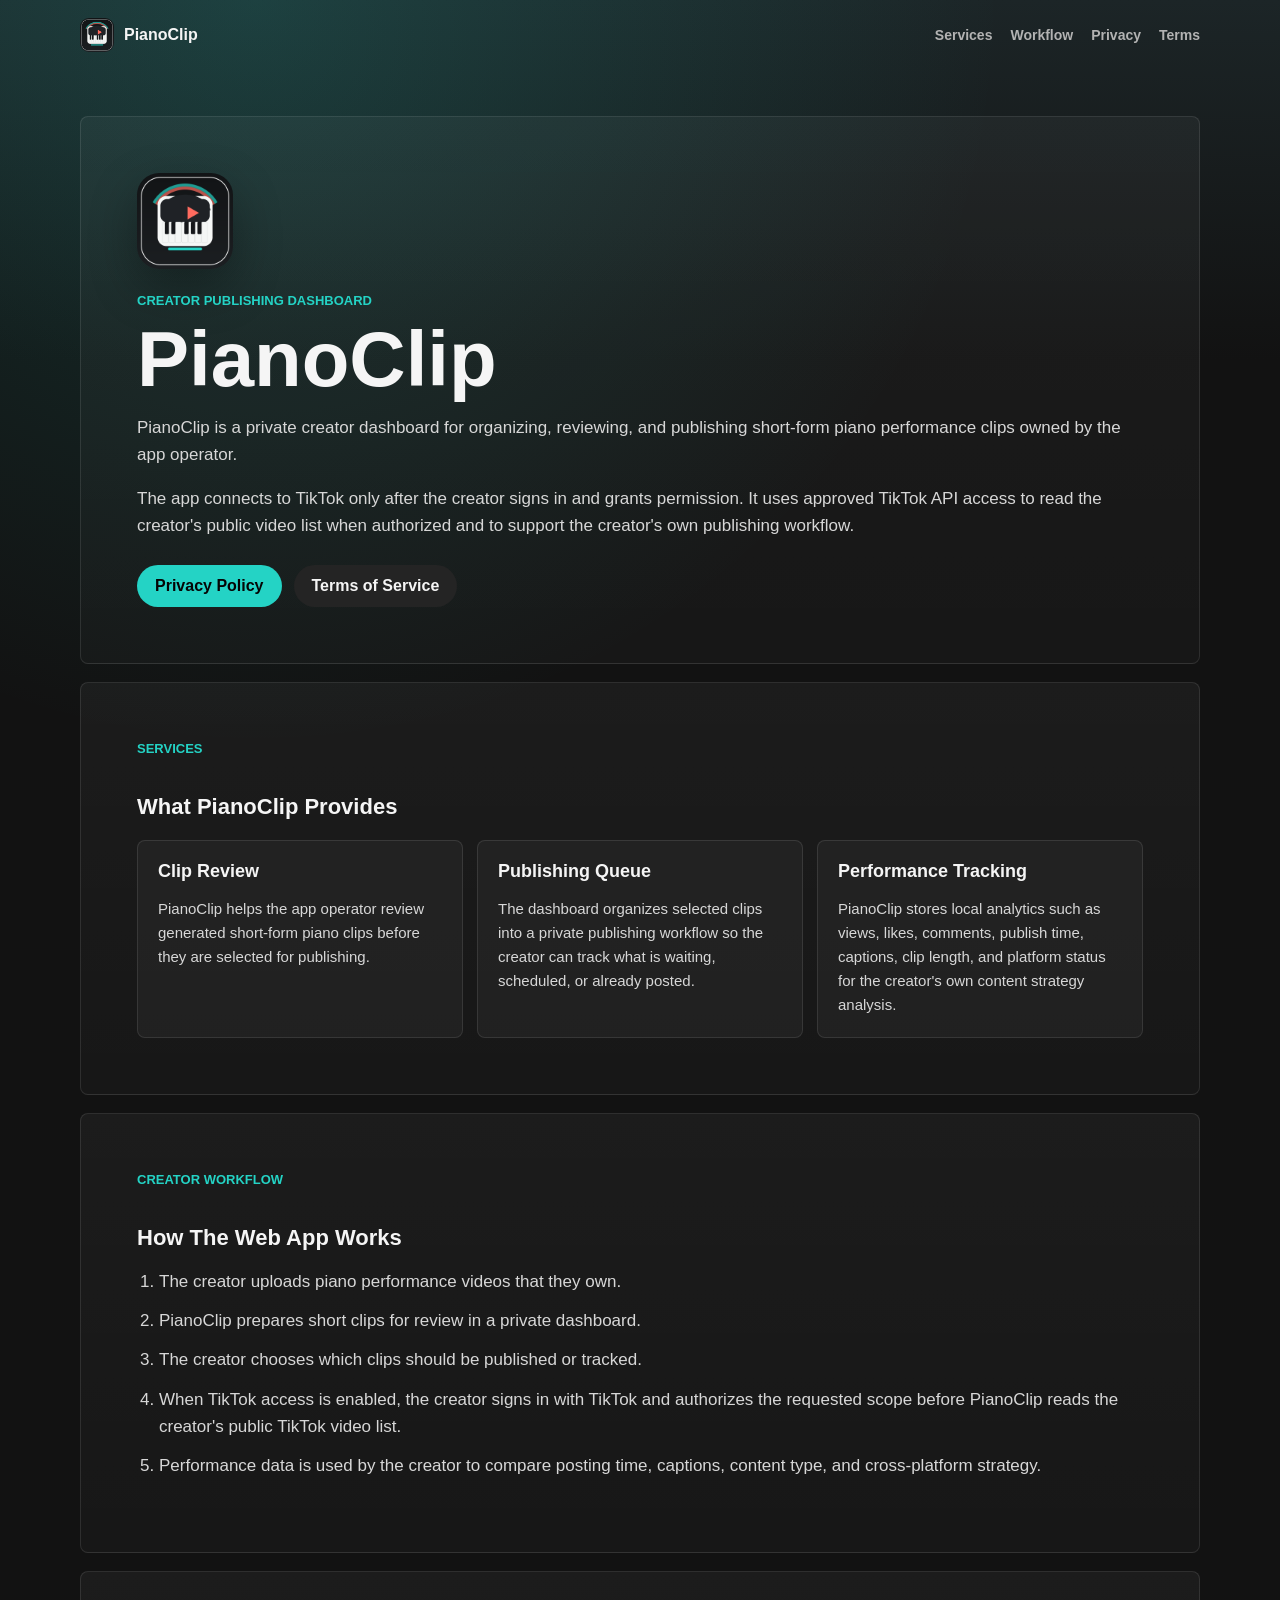
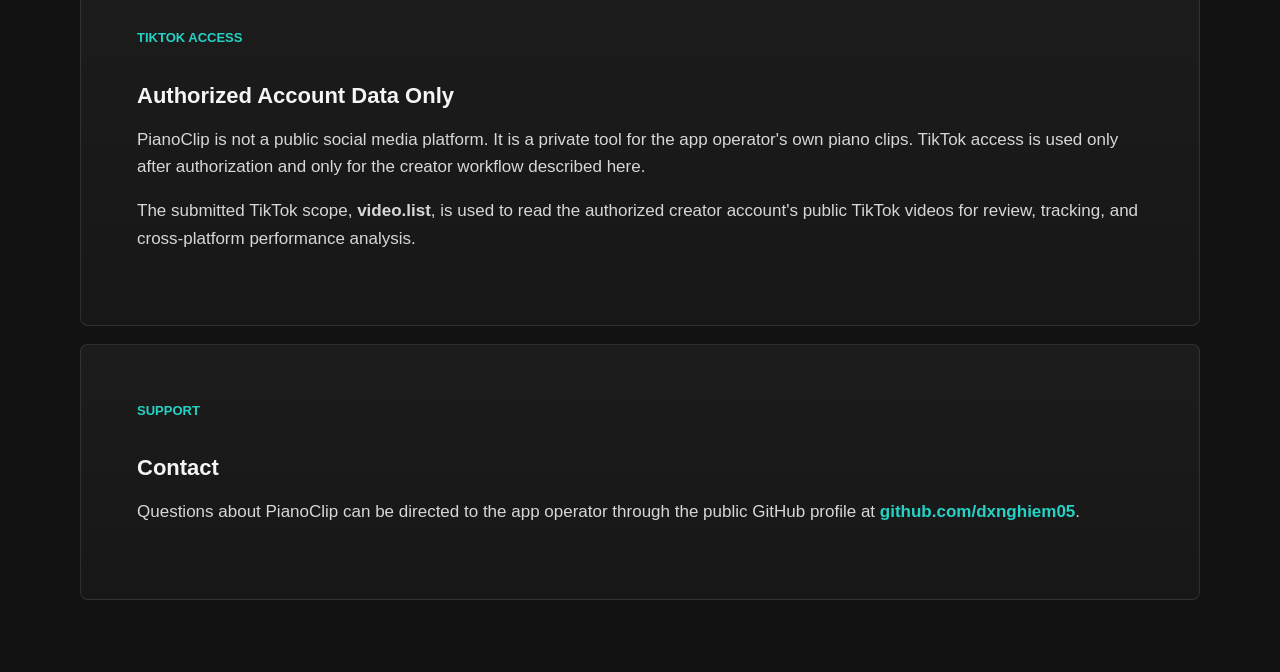
<file: docs/index.html>
<!doctype html>
<html lang="en">
<head>
  <meta charset="utf-8">
  <meta name="viewport" content="width=device-width, initial-scale=1">
  <title>PianoClip</title>
  <link rel="icon" href="app-icon.png">
  <link rel="stylesheet" href="styles.css">
</head>
<body>
  <header class="site-header">
    <a class="brand" href="index.html" aria-label="PianoClip home">
      <img src="app-icon.png" alt="" class="brand-icon">
      <span>PianoClip</span>
    </a>
    <nav aria-label="Primary navigation">
      <a href="#services">Services</a>
      <a href="#workflow">Workflow</a>
      <a href="privacy.html">Privacy</a>
      <a href="terms.html">Terms</a>
    </nav>
  </header>
  <main class="page">
    <section class="hero">
      <img class="app-icon" src="app-icon.png" alt="PianoClip app icon">
      <p class="eyebrow">Creator publishing dashboard</p>
      <h1>PianoClip</h1>
      <p>
        PianoClip is a private creator dashboard for organizing, reviewing,
        and publishing short-form piano performance clips owned by the app
        operator.
      </p>
      <p>
        The app connects to TikTok only after the creator signs in and grants
        permission. It uses approved TikTok API access to read the creator's
        public video list when authorized and to support the creator's own
        publishing workflow.
      </p>
      <div class="links">
        <a href="privacy.html">Privacy Policy</a>
        <a href="terms.html">Terms of Service</a>
      </div>
    </section>

    <section class="section" id="services">
      <p class="eyebrow">Services</p>
      <h2>What PianoClip Provides</h2>
      <div class="grid">
        <article>
          <h3>Clip Review</h3>
          <p>
            PianoClip helps the app operator review generated short-form piano
            clips before they are selected for publishing.
          </p>
        </article>
        <article>
          <h3>Publishing Queue</h3>
          <p>
            The dashboard organizes selected clips into a private publishing
            workflow so the creator can track what is waiting, scheduled, or
            already posted.
          </p>
        </article>
        <article>
          <h3>Performance Tracking</h3>
          <p>
            PianoClip stores local analytics such as views, likes, comments,
            publish time, captions, clip length, and platform status for the
            creator's own content strategy analysis.
          </p>
        </article>
      </div>
    </section>

    <section class="section" id="workflow">
      <p class="eyebrow">Creator workflow</p>
      <h2>How The Web App Works</h2>
      <ol class="steps">
        <li>The creator uploads piano performance videos that they own.</li>
        <li>PianoClip prepares short clips for review in a private dashboard.</li>
        <li>The creator chooses which clips should be published or tracked.</li>
        <li>
          When TikTok access is enabled, the creator signs in with TikTok and
          authorizes the requested scope before PianoClip reads the creator's
          public TikTok video list.
        </li>
        <li>
          Performance data is used by the creator to compare posting time,
          captions, content type, and cross-platform strategy.
        </li>
      </ol>
    </section>

    <section class="section">
      <p class="eyebrow">TikTok access</p>
      <h2>Authorized Account Data Only</h2>
      <p>
        PianoClip is not a public social media platform. It is a private tool
        for the app operator's own piano clips. TikTok access is used only after
        authorization and only for the creator workflow described here.
      </p>
      <p>
        The submitted TikTok scope, <strong>video.list</strong>, is used to read
        the authorized creator account's public TikTok videos for review,
        tracking, and cross-platform performance analysis.
      </p>
    </section>

    <section class="section">
      <p class="eyebrow">Support</p>
      <h2>Contact</h2>
      <p>
        Questions about PianoClip can be directed to the app operator through
        the public GitHub profile at
        <a href="https://github.com/dxnghiem05">github.com/dxnghiem05</a>.
      </p>
    </section>
  </main>
</body>
</html>
</file>
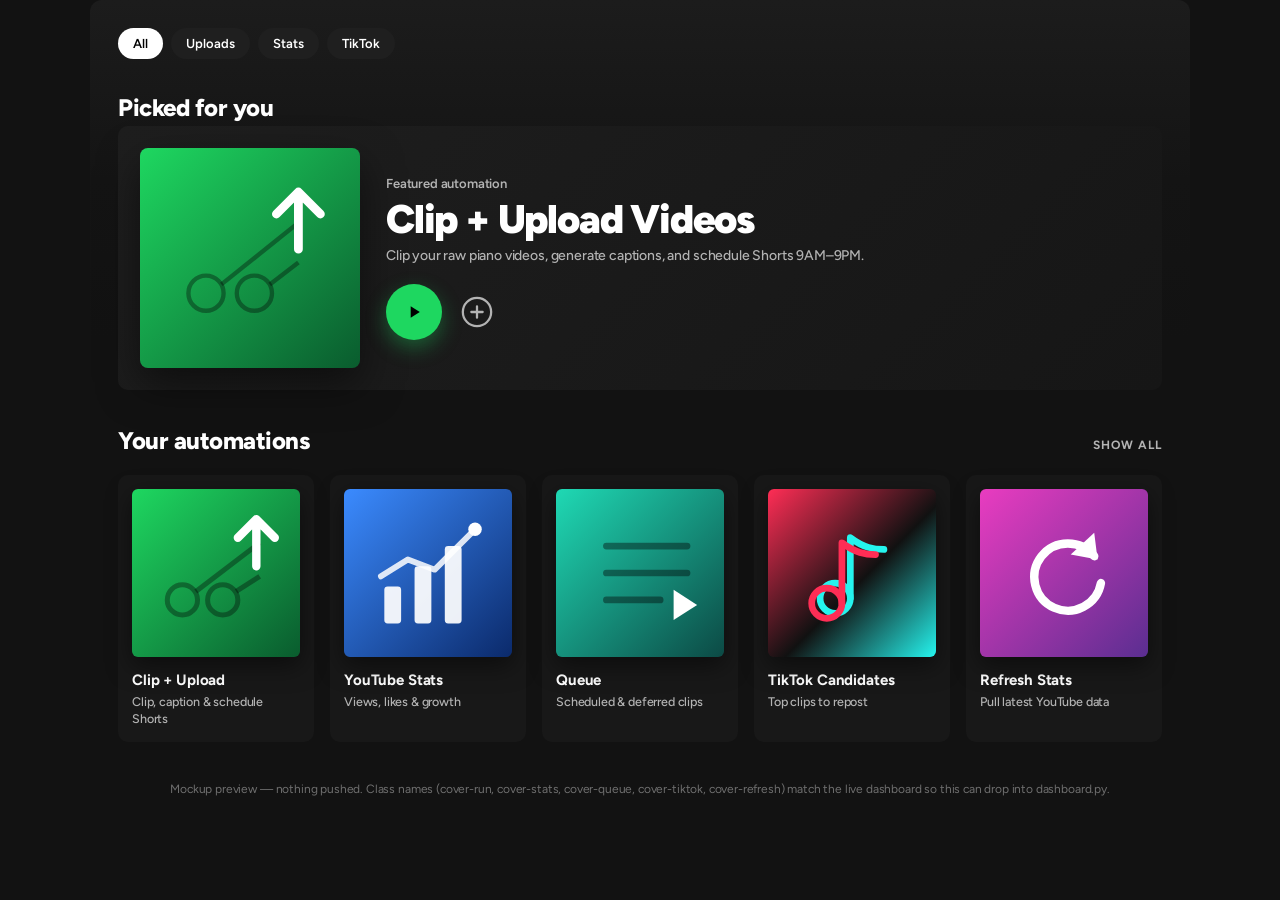
<file: automation_redesign_mockup.html>
<!DOCTYPE html>
<html lang="en">
<head>
<meta charset="UTF-8" />
<meta name="viewport" content="width=device-width, initial-scale=1.0" />
<title>Piano Dashboard — Automation (Spotify-style mockup)</title>
<link rel="preconnect" href="https://fonts.googleapis.com" />
<link rel="preconnect" href="https://fonts.gstatic.com" crossorigin />
<link href="https://fonts.googleapis.com/css2?family=Figtree:wght@400;500;600;700;800;900&display=swap" rel="stylesheet" />
<style>
  :root {
    --bg: #121212;
    --bg-elevated: #181818;
    --bg-hover: #282828;
    --bg-top: #1f1f1f;
    --text: #ffffff;
    --text-sub: #b3b3b3;
    --green: #1ed760;
    --green-press: #1fdf64;
    --radius: 8px;
    --font: 'Figtree', 'Circular', -apple-system, BlinkMacSystemFont, 'Segoe UI', Helvetica, Arial, sans-serif;
  }
  * { box-sizing: border-box; }
  html, body { margin: 0; padding: 0; }
  body {
    background: var(--bg);
    color: var(--text);
    font-family: var(--font);
    -webkit-font-smoothing: antialiased;
    letter-spacing: -0.01em;
  }
  .shell {
    max-width: 1100px;
    margin: 0 auto;
    padding: 28px 28px 80px;
    background: linear-gradient(180deg, #1c1c1c 0%, #141414 180px, var(--bg) 340px);
    border-radius: 12px;
  }

  /* Top pill filter row (decorative, Spotify vibe) */
  .pills { display: flex; gap: 8px; margin-bottom: 34px; flex-wrap: wrap; }
  .pill {
    border: none;
    background: var(--bg-top);
    color: var(--text);
    font-family: var(--font);
    font-size: 13px;
    font-weight: 600;
    padding: 8px 15px;
    border-radius: 999px;
    cursor: pointer;
  }
  .pill.active { background: var(--text); color: #000; }

  h2.section {
    font-size: 24px;
    font-weight: 800;
    margin: 0 0 4px;
    letter-spacing: -0.02em;
  }
  .section-row {
    display: flex; align-items: baseline; justify-content: space-between; margin: 36px 0 16px;
  }
  .show-all { color: var(--text-sub); font-size: 12px; font-weight: 700; text-transform: uppercase; letter-spacing: .08em; cursor: pointer; }
  .show-all:hover { color: var(--text); }

  /* Featured / "Picked for you" hero */
  .hero {
    display: grid;
    grid-template-columns: 220px 1fr;
    gap: 26px;
    align-items: center;
    background: linear-gradient(135deg, #1e1e1e 0%, #161616 100%);
    border-radius: 10px;
    padding: 22px;
  }
  .hero .art { width: 220px; height: 220px; border-radius: 8px; overflow: hidden; box-shadow: 0 16px 40px rgba(0,0,0,.5); }
  .hero .eyebrow { color: var(--text-sub); font-size: 13px; font-weight: 600; margin: 0 0 8px; }
  .hero .title { font-size: 40px; font-weight: 900; margin: 0 0 8px; letter-spacing: -0.03em; line-height: 1.02; }
  .hero .sub { color: var(--text-sub); font-size: 14px; font-weight: 500; margin: 0 0 20px; }
  .hero .actions { display: flex; align-items: center; gap: 18px; }
  .play-lg {
    width: 56px; height: 56px; border-radius: 50%; border: none; cursor: pointer;
    background: var(--green); display: grid; place-items: center;
    box-shadow: 0 8px 20px rgba(30,215,96,.35); transition: transform .12s ease, background .12s ease;
  }
  .play-lg:hover { transform: scale(1.06); background: var(--green-press); }
  .plus { width: 34px; height: 34px; color: var(--text-sub); cursor: pointer; }
  .plus:hover { color: var(--text); }

  /* Album grid */
  .grid {
    display: grid;
    grid-template-columns: repeat(5, minmax(0, 1fr));
    gap: 16px;
  }
  .card {
    display: block;
    background: var(--bg-elevated);
    border-radius: 10px;
    padding: 14px;
    text-decoration: none;
    color: var(--text);
    position: relative;
    transition: background .25s ease;
    cursor: pointer;
  }
  .card:hover { background: var(--bg-hover); }
  .card .cover {
    width: 100%;
    aspect-ratio: 1 / 1;
    border-radius: 6px;
    overflow: hidden;
    margin-bottom: 14px;
    box-shadow: 0 8px 24px rgba(0,0,0,.5);
    position: relative;
  }
  .card .cover svg { display: block; width: 100%; height: 100%; }
  .card .name { font-size: 15px; font-weight: 700; margin: 0 0 5px; letter-spacing: -0.01em; }
  .card .desc { font-size: 12.5px; font-weight: 500; color: var(--text-sub); margin: 0; line-height: 1.35; }

  /* Hover play button on cards */
  .card .play {
    position: absolute;
    right: 22px;
    bottom: 76px;
    width: 44px; height: 44px; border-radius: 50%;
    background: var(--green);
    display: grid; place-items: center;
    box-shadow: 0 8px 16px rgba(0,0,0,.4);
    opacity: 0; transform: translateY(8px);
    transition: opacity .2s ease, transform .2s ease;
  }
  .card:hover .play { opacity: 1; transform: translateY(0); }
  .play svg, .play-lg svg { width: 20px; height: 20px; }

  .note { color: #6f6f6f; font-size: 12px; margin-top: 40px; text-align: center; }

  @media (max-width: 900px) {
    .grid { grid-template-columns: repeat(2, minmax(0, 1fr)); }
    .hero { grid-template-columns: 1fr; text-align: left; }
    .hero .art { width: 160px; height: 160px; }
    .hero .title { font-size: 30px; }
  }
</style>
</head>
<body>
  <div class="shell">

    <div class="pills">
      <button class="pill active">All</button>
      <button class="pill">Uploads</button>
      <button class="pill">Stats</button>
      <button class="pill">TikTok</button>
    </div>

    <!-- Featured action, echoing Spotify's "Picked for you" -->
    <h2 class="section">Picked for you</h2>
    <div class="hero">
      <div class="art">
        <!-- Clip + Upload cover art -->
        <svg viewBox="0 0 100 100" xmlns="http://www.w3.org/2000/svg" preserveAspectRatio="xMidYMid slice">
          <defs>
            <linearGradient id="gRunBig" x1="0" y1="0" x2="1" y2="1">
              <stop offset="0" stop-color="#1ed760"/><stop offset="1" stop-color="#0a5c2e"/>
            </linearGradient>
          </defs>
          <rect width="100" height="100" fill="url(#gRunBig)"/>
          <g fill="none" stroke="rgba(0,0,0,.35)" stroke-width="2">
            <circle cx="30" cy="66" r="8"/><circle cx="52" cy="66" r="8"/>
            <line x1="37" y1="62" x2="72" y2="34"/><line x1="59" y1="62" x2="72" y2="52"/>
          </g>
          <path d="M72 20 l0 26 M62 30 l10 -10 l10 10" fill="none" stroke="#ffffff" stroke-width="4" stroke-linecap="round" stroke-linejoin="round"/>
        </svg>
      </div>
      <div>
        <p class="eyebrow">Featured automation</p>
        <h3 class="title">Clip + Upload Videos</h3>
        <p class="sub">Clip your raw piano videos, generate captions, and schedule Shorts 9AM–9PM.</p>
        <div class="actions">
          <button class="play-lg" title="Run">
            <svg viewBox="0 0 24 24" fill="#000"><path d="M8 5v14l11-7z"/></svg>
          </button>
          <svg class="plus" viewBox="0 0 24 24" fill="none" stroke="currentColor" stroke-width="1.6"><circle cx="12" cy="12" r="10"/><path d="M12 8v8M8 12h8" stroke-linecap="round"/></svg>
        </div>
      </div>
    </div>

    <!-- Album grid of all automations -->
    <div class="section-row">
      <h2 class="section">Your automations</h2>
      <span class="show-all">Show all</span>
    </div>

    <div class="grid">

      <!-- Clip + Upload -->
      <a class="card cover-run">
        <div class="cover">
          <svg viewBox="0 0 100 100" xmlns="http://www.w3.org/2000/svg">
            <defs><linearGradient id="gRun" x1="0" y1="0" x2="1" y2="1"><stop offset="0" stop-color="#1ed760"/><stop offset="1" stop-color="#0a5c2e"/></linearGradient></defs>
            <rect width="100" height="100" fill="url(#gRun)"/>
            <g fill="none" stroke="rgba(0,0,0,.35)" stroke-width="3"><circle cx="30" cy="66" r="9"/><circle cx="54" cy="66" r="9"/><line x1="38" y1="61" x2="76" y2="32"/><line x1="62" y1="61" x2="76" y2="52"/></g>
            <path d="M74 18 l0 28 M63 29 l11 -11 l11 11" fill="none" stroke="#fff" stroke-width="5" stroke-linecap="round" stroke-linejoin="round"/>
          </svg>
        </div>
        <div class="play"><svg viewBox="0 0 24 24" fill="#000"><path d="M8 5v14l11-7z"/></svg></div>
        <p class="name">Clip + Upload</p>
        <p class="desc">Clip, caption &amp; schedule Shorts</p>
      </a>

      <!-- YouTube Stats -->
      <a class="card cover-stats">
        <div class="cover">
          <svg viewBox="0 0 100 100" xmlns="http://www.w3.org/2000/svg">
            <defs><linearGradient id="gStats" x1="0" y1="0" x2="1" y2="1"><stop offset="0" stop-color="#3b8bff"/><stop offset="1" stop-color="#0b2a6b"/></linearGradient></defs>
            <rect width="100" height="100" fill="url(#gStats)"/>
            <g fill="rgba(255,255,255,.92)"><rect x="24" y="58" width="10" height="22" rx="2"/><rect x="42" y="46" width="10" height="34" rx="2"/><rect x="60" y="34" width="10" height="46" rx="2"/></g>
            <path d="M22 52 L38 42 L54 48 L78 24" fill="none" stroke="#ffffff" stroke-width="3.5" stroke-linecap="round" stroke-linejoin="round" opacity=".85"/>
            <circle cx="78" cy="24" r="4" fill="#fff"/>
          </svg>
        </div>
        <div class="play"><svg viewBox="0 0 24 24" fill="#000"><path d="M8 5v14l11-7z"/></svg></div>
        <p class="name">YouTube Stats</p>
        <p class="desc">Views, likes &amp; growth</p>
      </a>

      <!-- Queue -->
      <a class="card cover-queue">
        <div class="cover">
          <svg viewBox="0 0 100 100" xmlns="http://www.w3.org/2000/svg">
            <defs><linearGradient id="gQueue" x1="0" y1="0" x2="1" y2="1"><stop offset="0" stop-color="#1fd9b4"/><stop offset="1" stop-color="#0c4a45"/></linearGradient></defs>
            <rect width="100" height="100" fill="url(#gQueue)"/>
            <g stroke="rgba(0,0,0,.4)" stroke-width="4" stroke-linecap="round"><line x1="30" y1="34" x2="78" y2="34"/><line x1="30" y1="50" x2="78" y2="50"/><line x1="30" y1="66" x2="62" y2="66"/></g>
            <path d="M70 60 v18 l14 -9 z" fill="#ffffff"/>
          </svg>
        </div>
        <div class="play"><svg viewBox="0 0 24 24" fill="#000"><path d="M8 5v14l11-7z"/></svg></div>
        <p class="name">Queue</p>
        <p class="desc">Scheduled &amp; deferred clips</p>
      </a>

      <!-- TikTok Candidates -->
      <a class="card cover-tiktok">
        <div class="cover">
          <svg viewBox="0 0 100 100" xmlns="http://www.w3.org/2000/svg">
            <defs><linearGradient id="gTok" x1="0" y1="0" x2="1" y2="1"><stop offset="0" stop-color="#ff2d55"/><stop offset=".55" stop-color="#111"/><stop offset="1" stop-color="#25f4ee"/></linearGradient></defs>
            <rect width="100" height="100" fill="url(#gTok)"/>
            <g fill="none" stroke="#25f4ee" stroke-width="4" transform="translate(2,-1)"><circle cx="38" cy="66" r="9"/><path d="M47 66 V30 c8 6 14 7 20 7" stroke-linecap="round" stroke-linejoin="round"/></g>
            <g fill="none" stroke="#ff2d55" stroke-width="4" transform="translate(-3,2)"><circle cx="38" cy="66" r="9"/><path d="M47 66 V30 c8 6 14 7 20 7" stroke-linecap="round" stroke-linejoin="round"/></g>
          </svg>
        </div>
        <div class="play"><svg viewBox="0 0 24 24" fill="#000"><path d="M8 5v14l11-7z"/></svg></div>
        <p class="name">TikTok Candidates</p>
        <p class="desc">Top clips to repost</p>
      </a>

      <!-- Refresh Stats -->
      <a class="card cover-refresh">
        <div class="cover">
          <svg viewBox="0 0 100 100" xmlns="http://www.w3.org/2000/svg">
            <defs><linearGradient id="gRef" x1="0" y1="0" x2="1" y2="1"><stop offset="0" stop-color="#e93cc0"/><stop offset="1" stop-color="#5b2e91"/></linearGradient></defs>
            <rect width="100" height="100" fill="url(#gRef)"/>
            <g fill="none" stroke="#ffffff" stroke-width="5" stroke-linecap="round">
              <path d="M68 40 a20 20 0 1 0 4 16"/>
            </g>
            <path d="M68 26 l2 16 l-16 -3 z" fill="#ffffff"/>
          </svg>
        </div>
        <div class="play"><svg viewBox="0 0 24 24" fill="#000"><path d="M8 5v14l11-7z"/></svg></div>
        <p class="name">Refresh Stats</p>
        <p class="desc">Pull latest YouTube data</p>
      </a>

    </div>

    <p class="note">Mockup preview — nothing pushed. Class names (cover-run, cover-stats, cover-queue, cover-tiktok, cover-refresh) match the live dashboard so this can drop into dashboard.py.</p>

  </div>
</body>
</html>
</file>
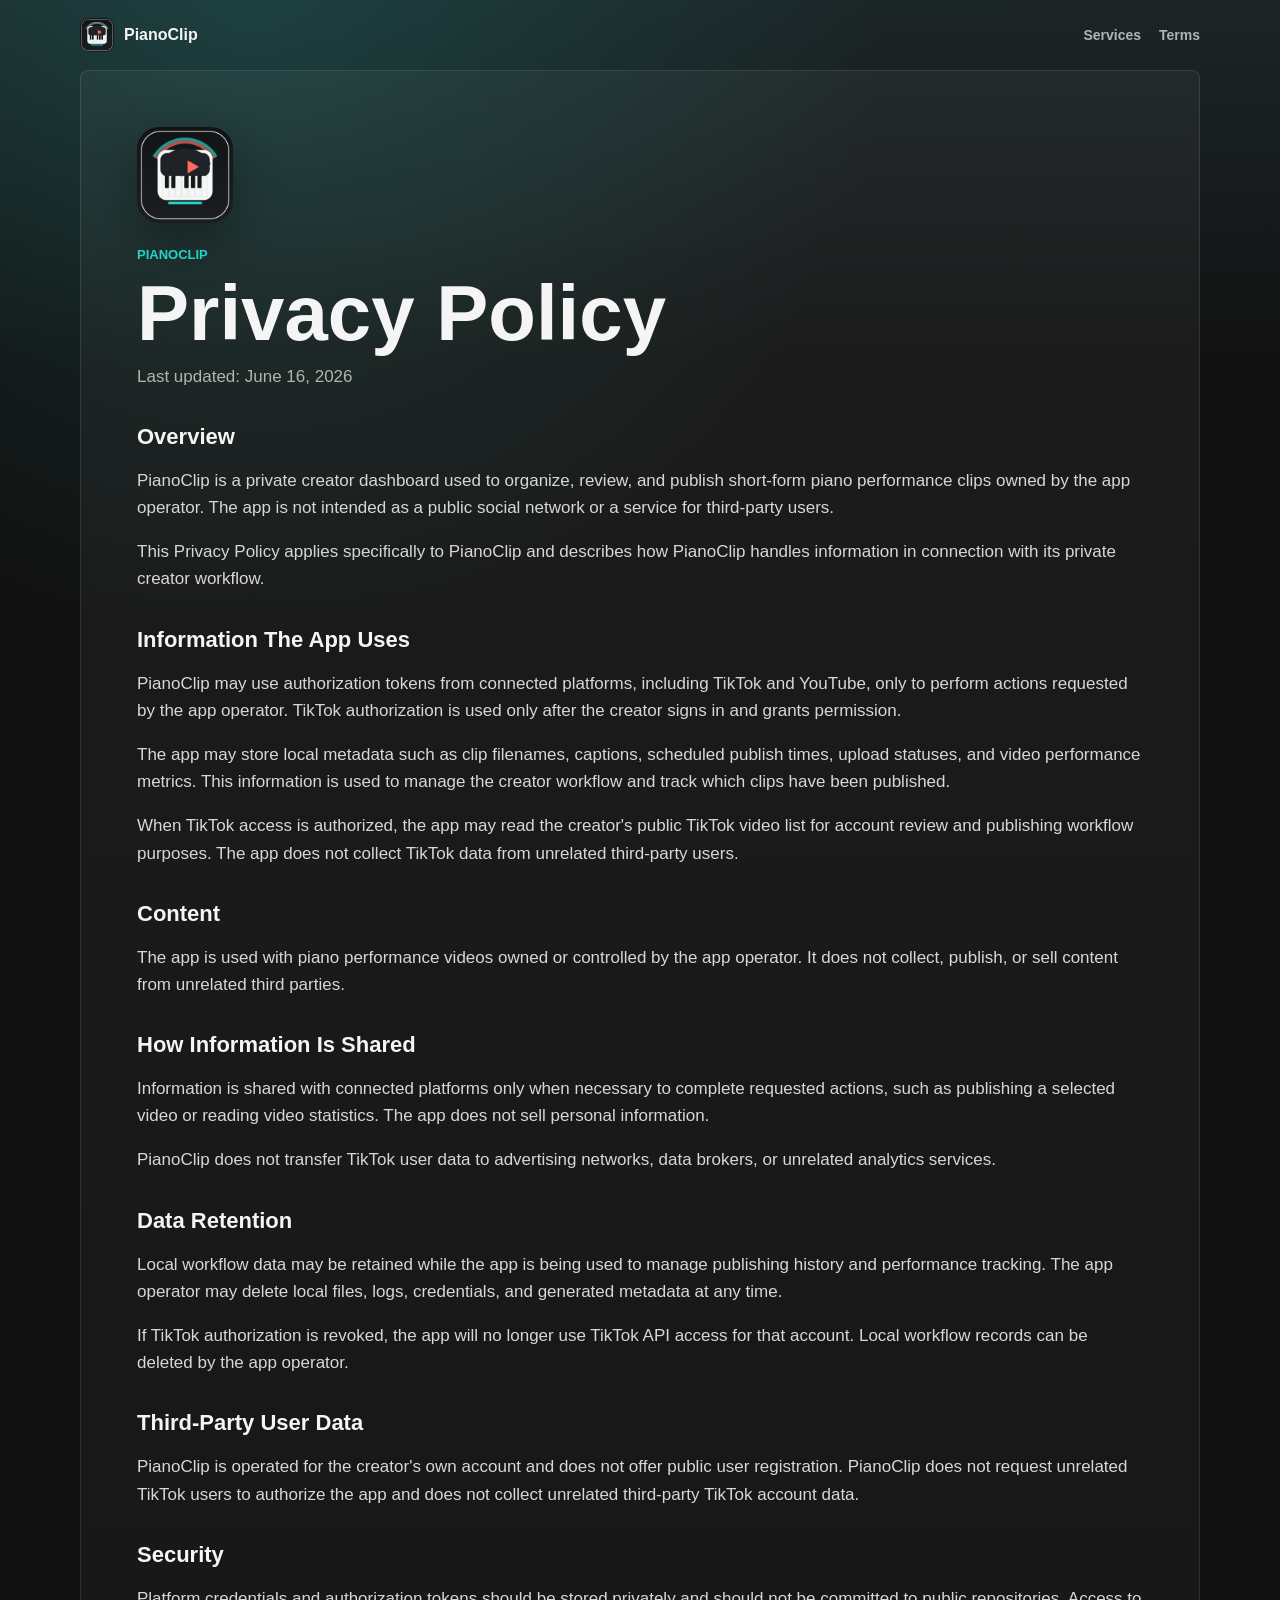
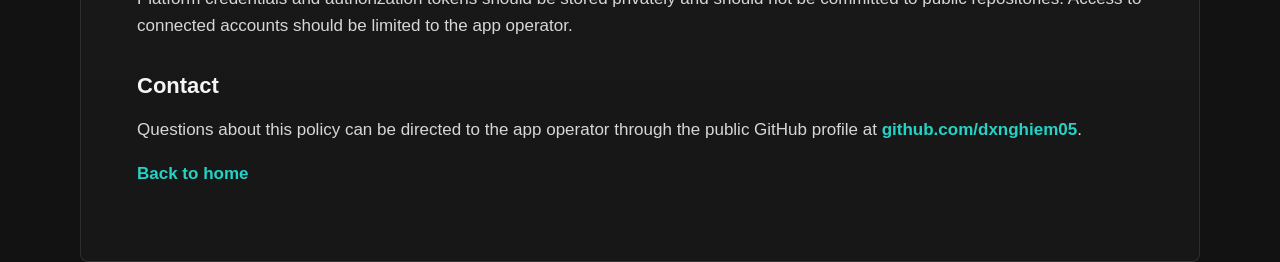
<file: docs/privacy.html>
<!doctype html>
<html lang="en">
<head>
  <meta charset="utf-8">
  <meta name="viewport" content="width=device-width, initial-scale=1">
  <title>Privacy Policy | PianoClip</title>
  <link rel="icon" href="app-icon.png">
  <link rel="stylesheet" href="styles.css">
</head>
<body>
  <header class="site-header">
    <a class="brand" href="index.html" aria-label="PianoClip home">
      <img src="app-icon.png" alt="" class="brand-icon">
      <span>PianoClip</span>
    </a>
    <nav aria-label="Primary navigation">
      <a href="index.html#services">Services</a>
      <a href="terms.html">Terms</a>
    </nav>
  </header>
  <main class="page document">
    <img class="app-icon" src="app-icon.png" alt="PianoClip app icon">
    <p class="eyebrow">PianoClip</p>
    <h1>Privacy Policy</h1>
    <p class="updated">Last updated: June 16, 2026</p>

    <h2>Overview</h2>
    <p>
      PianoClip is a private creator dashboard used to organize, review,
      and publish short-form piano performance clips owned by the app operator.
      The app is not intended as a public social network or a service for
      third-party users.
    </p>
    <p>
      This Privacy Policy applies specifically to PianoClip and describes how
      PianoClip handles information in connection with its private creator
      workflow.
    </p>

    <h2>Information The App Uses</h2>
    <p>
      PianoClip may use authorization tokens from connected platforms,
      including TikTok and YouTube, only to perform actions requested by the
      app operator. TikTok authorization is used only after the creator signs in
      and grants permission.
    </p>
    <p>
      The app may store local metadata such as clip filenames, captions,
      scheduled publish times, upload statuses, and video performance metrics.
      This information is used to manage the creator workflow and track which
      clips have been published.
    </p>
    <p>
      When TikTok access is authorized, the app may read the creator's public
      TikTok video list for account review and publishing workflow purposes.
      The app does not collect TikTok data from unrelated third-party users.
    </p>

    <h2>Content</h2>
    <p>
      The app is used with piano performance videos owned or controlled by the
      app operator. It does not collect, publish, or sell content from unrelated
      third parties.
    </p>

    <h2>How Information Is Shared</h2>
    <p>
      Information is shared with connected platforms only when necessary to
      complete requested actions, such as publishing a selected video or reading
      video statistics. The app does not sell personal information.
    </p>
    <p>
      PianoClip does not transfer TikTok user data to advertising networks,
      data brokers, or unrelated analytics services.
    </p>

    <h2>Data Retention</h2>
    <p>
      Local workflow data may be retained while the app is being used to manage
      publishing history and performance tracking. The app operator may delete
      local files, logs, credentials, and generated metadata at any time.
    </p>
    <p>
      If TikTok authorization is revoked, the app will no longer use TikTok API
      access for that account. Local workflow records can be deleted by the app
      operator.
    </p>

    <h2>Third-Party User Data</h2>
    <p>
      PianoClip is operated for the creator's own account and does not offer
      public user registration. PianoClip does not request unrelated TikTok
      users to authorize the app and does not collect unrelated third-party
      TikTok account data.
    </p>

    <h2>Security</h2>
    <p>
      Platform credentials and authorization tokens should be stored privately
      and should not be committed to public repositories. Access to connected
      accounts should be limited to the app operator.
    </p>

    <h2>Contact</h2>
    <p>
      Questions about this policy can be directed to the app operator through
      the public GitHub profile at
      <a href="https://github.com/dxnghiem05">github.com/dxnghiem05</a>.
    </p>

    <p><a href="index.html">Back to home</a></p>
  </main>
</body>
</html>
</file>
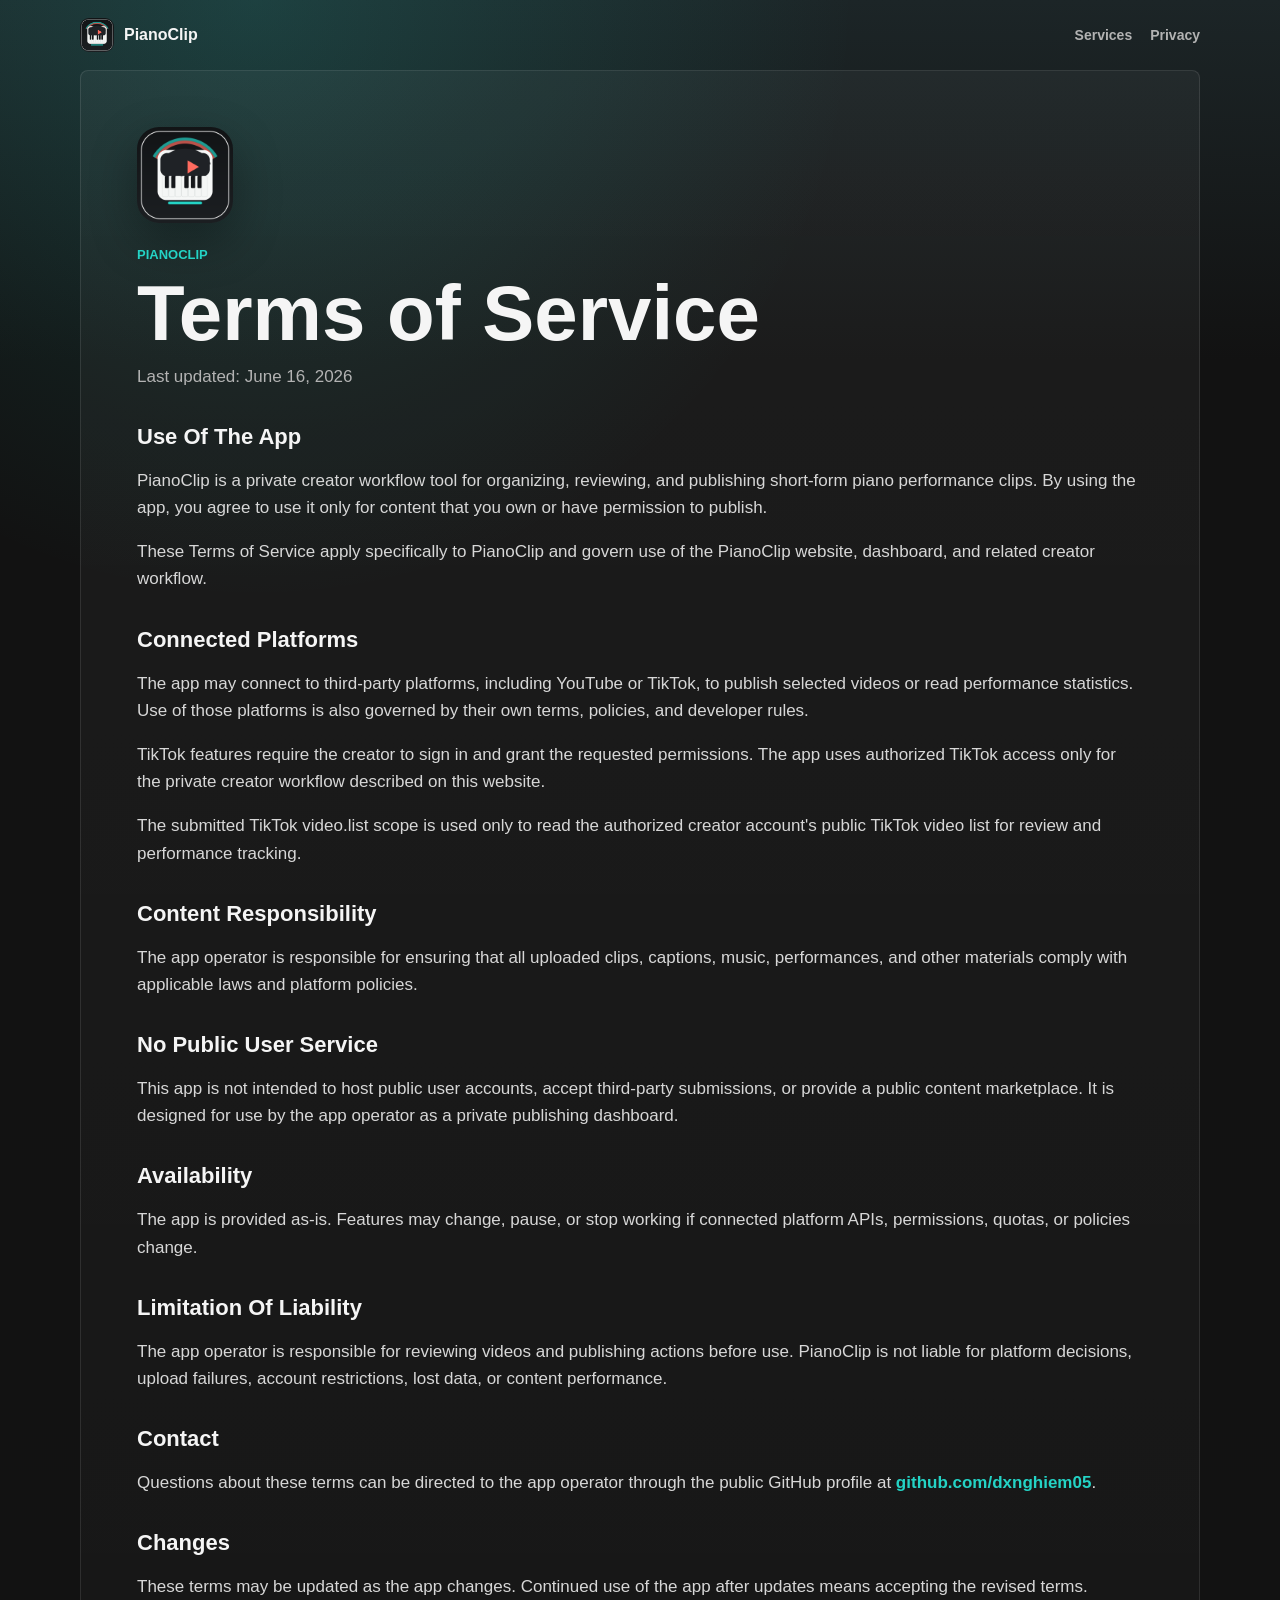
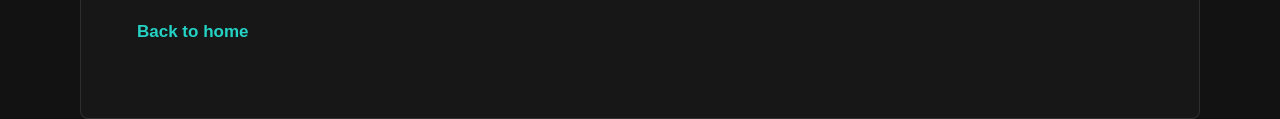
<file: docs/terms.html>
<!doctype html>
<html lang="en">
<head>
  <meta charset="utf-8">
  <meta name="viewport" content="width=device-width, initial-scale=1">
  <title>Terms of Service | PianoClip</title>
  <link rel="icon" href="app-icon.png">
  <link rel="stylesheet" href="styles.css">
</head>
<body>
  <header class="site-header">
    <a class="brand" href="index.html" aria-label="PianoClip home">
      <img src="app-icon.png" alt="" class="brand-icon">
      <span>PianoClip</span>
    </a>
    <nav aria-label="Primary navigation">
      <a href="index.html#services">Services</a>
      <a href="privacy.html">Privacy</a>
    </nav>
  </header>
  <main class="page document">
    <img class="app-icon" src="app-icon.png" alt="PianoClip app icon">
    <p class="eyebrow">PianoClip</p>
    <h1>Terms of Service</h1>
    <p class="updated">Last updated: June 16, 2026</p>

    <h2>Use Of The App</h2>
    <p>
      PianoClip is a private creator workflow tool for organizing,
      reviewing, and publishing short-form piano performance clips. By using the
      app, you agree to use it only for content that you own or have permission
      to publish.
    </p>
    <p>
      These Terms of Service apply specifically to PianoClip and govern use of
      the PianoClip website, dashboard, and related creator workflow.
    </p>

    <h2>Connected Platforms</h2>
    <p>
      The app may connect to third-party platforms, including YouTube or TikTok,
      to publish selected videos or read performance statistics. Use of those
      platforms is also governed by their own terms, policies, and developer
      rules.
    </p>
    <p>
      TikTok features require the creator to sign in and grant the requested
      permissions. The app uses authorized TikTok access only for the private
      creator workflow described on this website.
    </p>
    <p>
      The submitted TikTok video.list scope is used only to read the authorized
      creator account's public TikTok video list for review and performance
      tracking.
    </p>

    <h2>Content Responsibility</h2>
    <p>
      The app operator is responsible for ensuring that all uploaded clips,
      captions, music, performances, and other materials comply with applicable
      laws and platform policies.
    </p>

    <h2>No Public User Service</h2>
    <p>
      This app is not intended to host public user accounts, accept third-party
      submissions, or provide a public content marketplace. It is designed for
      use by the app operator as a private publishing dashboard.
    </p>

    <h2>Availability</h2>
    <p>
      The app is provided as-is. Features may change, pause, or stop working if
      connected platform APIs, permissions, quotas, or policies change.
    </p>

    <h2>Limitation Of Liability</h2>
    <p>
      The app operator is responsible for reviewing videos and publishing
      actions before use. PianoClip is not liable for platform decisions,
      upload failures, account restrictions, lost data, or content performance.
    </p>

    <h2>Contact</h2>
    <p>
      Questions about these terms can be directed to the app operator through
      the public GitHub profile at
      <a href="https://github.com/dxnghiem05">github.com/dxnghiem05</a>.
    </p>

    <h2>Changes</h2>
    <p>
      These terms may be updated as the app changes. Continued use of the app
      after updates means accepting the revised terms.
    </p>

    <p><a href="index.html">Back to home</a></p>
  </main>
</body>
</html>
</file>
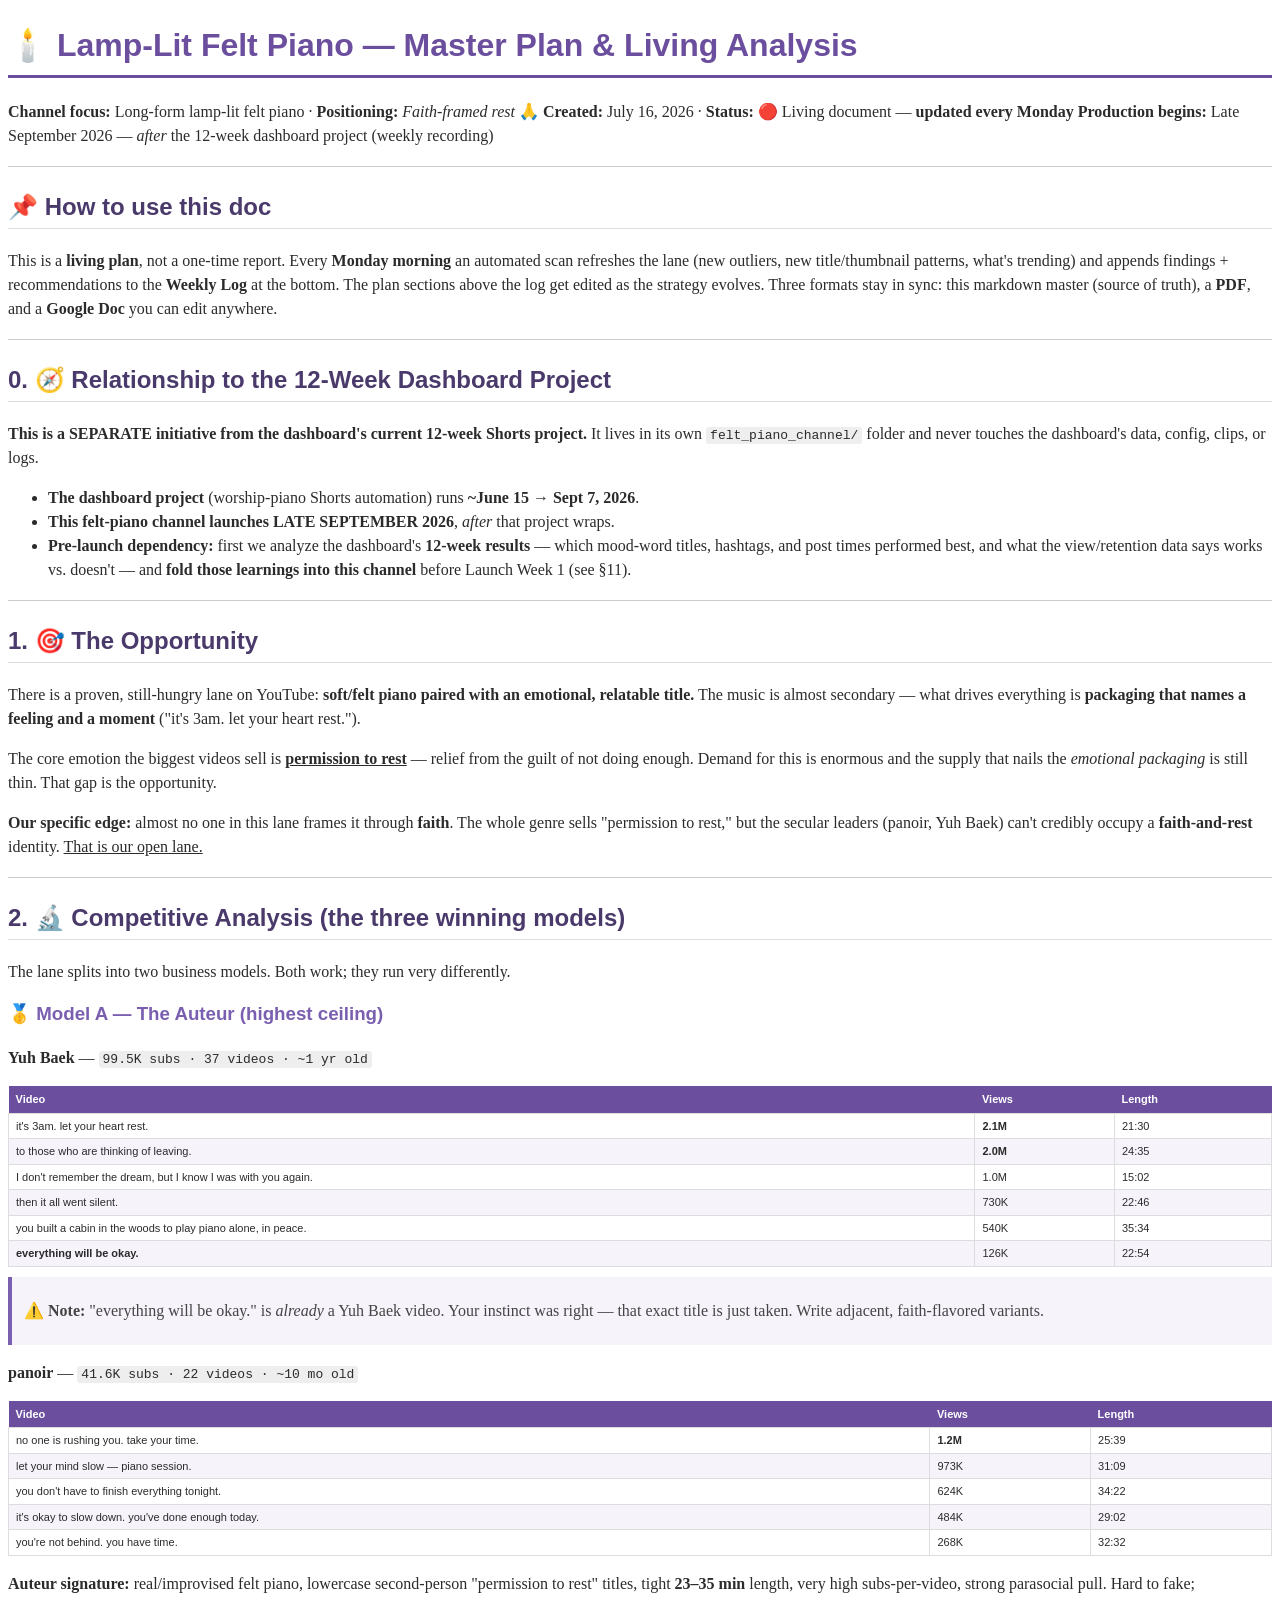
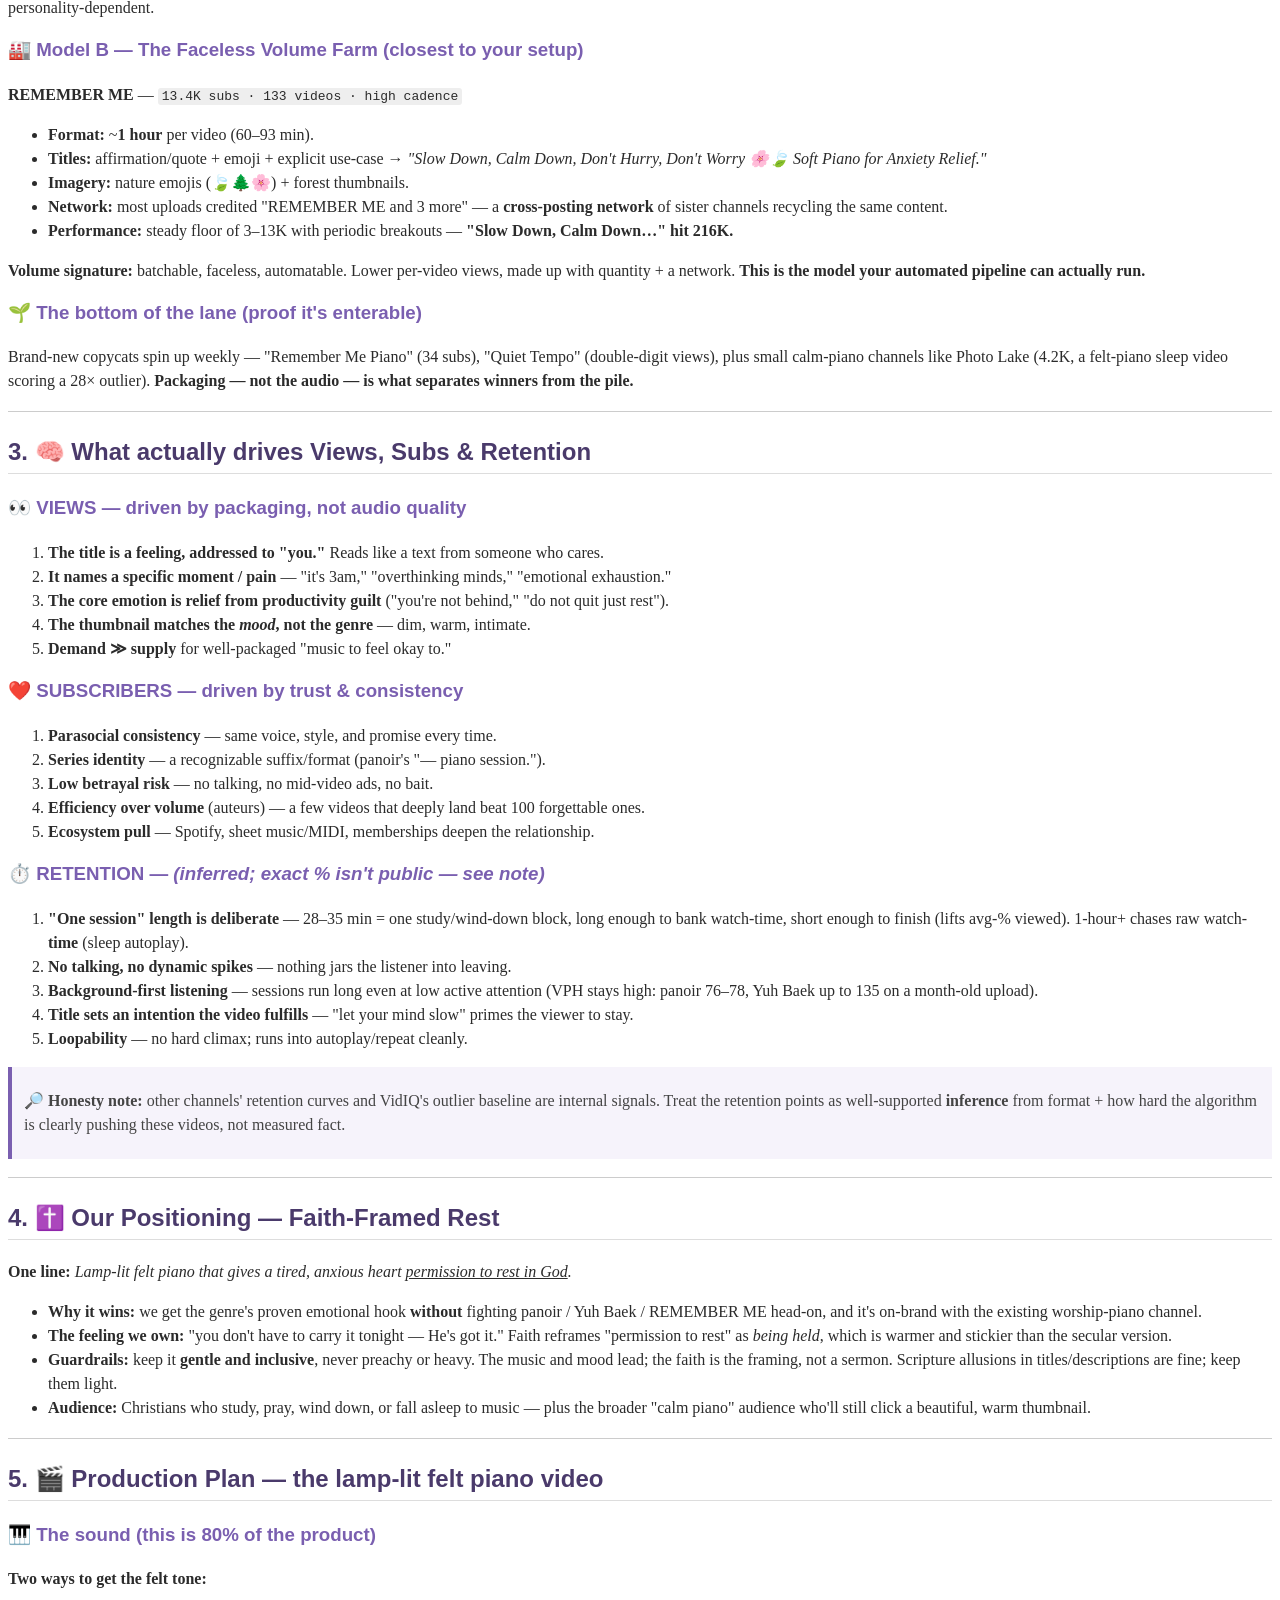
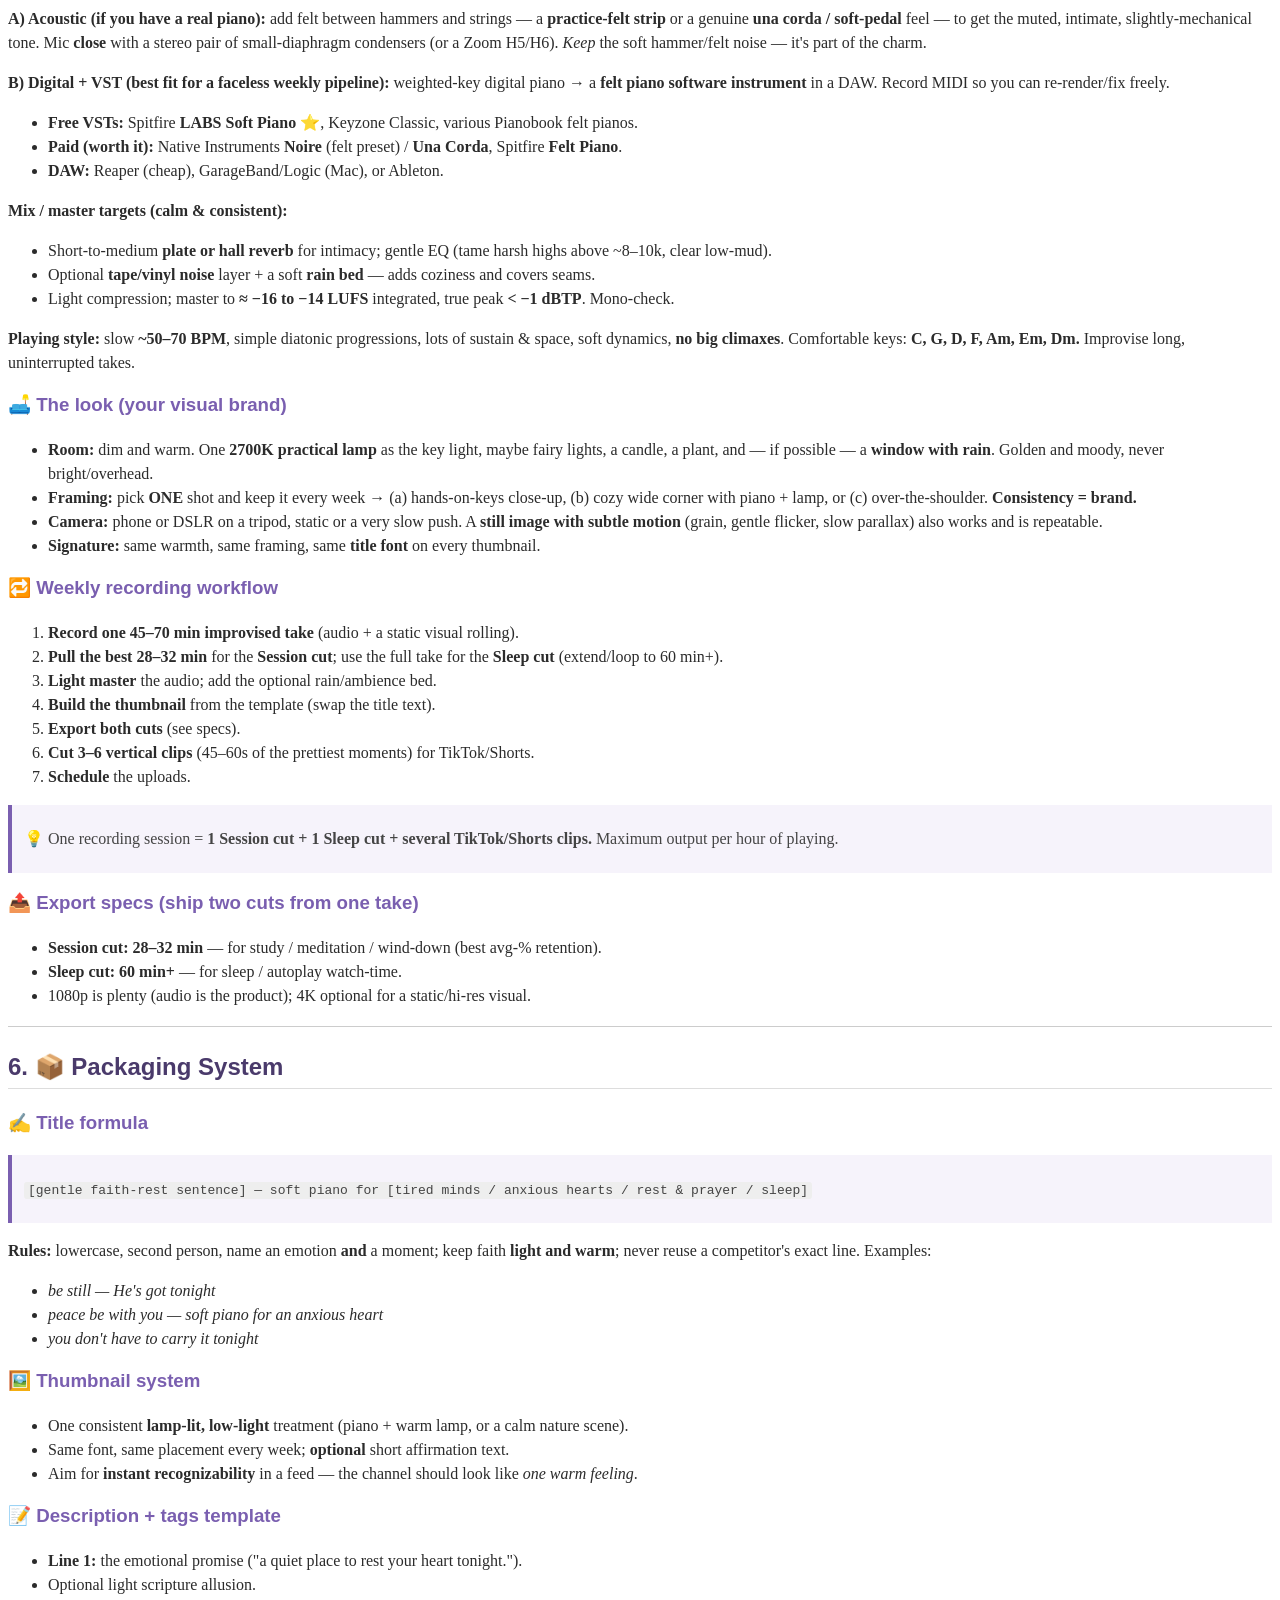
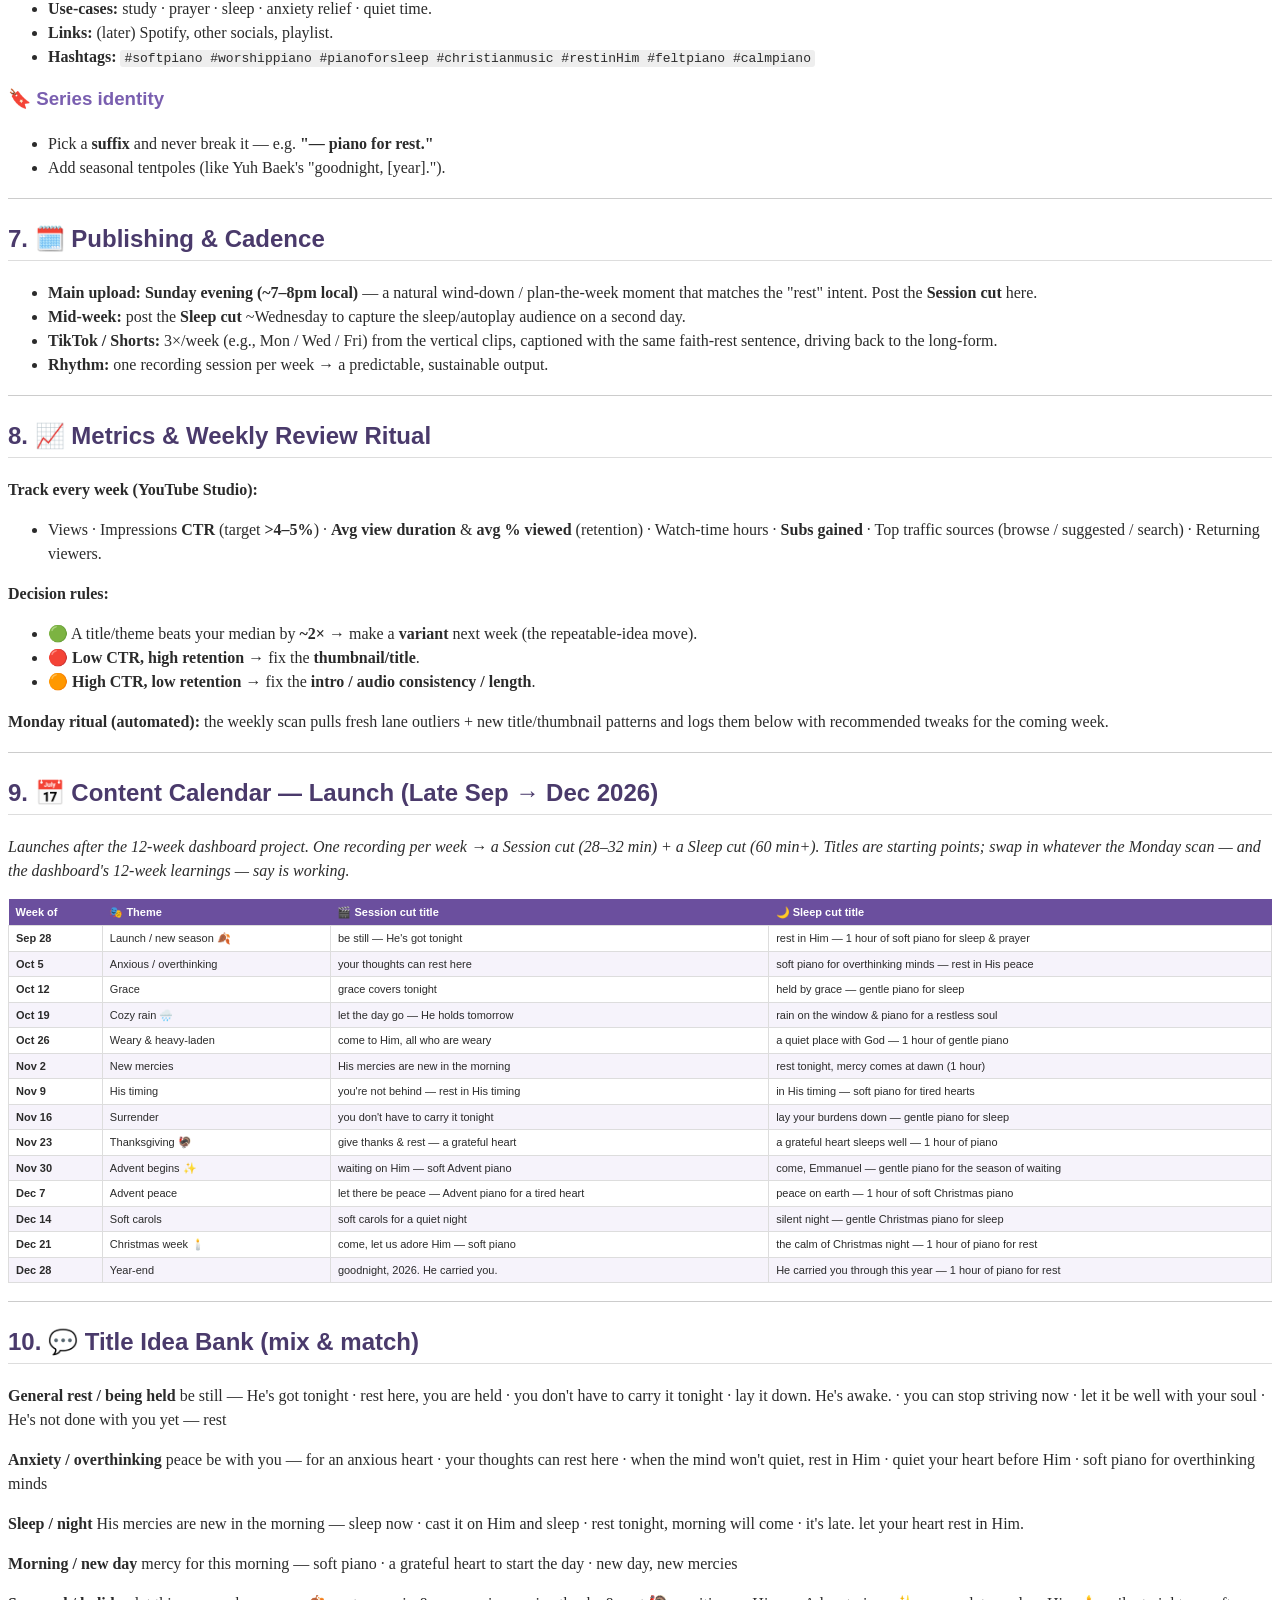
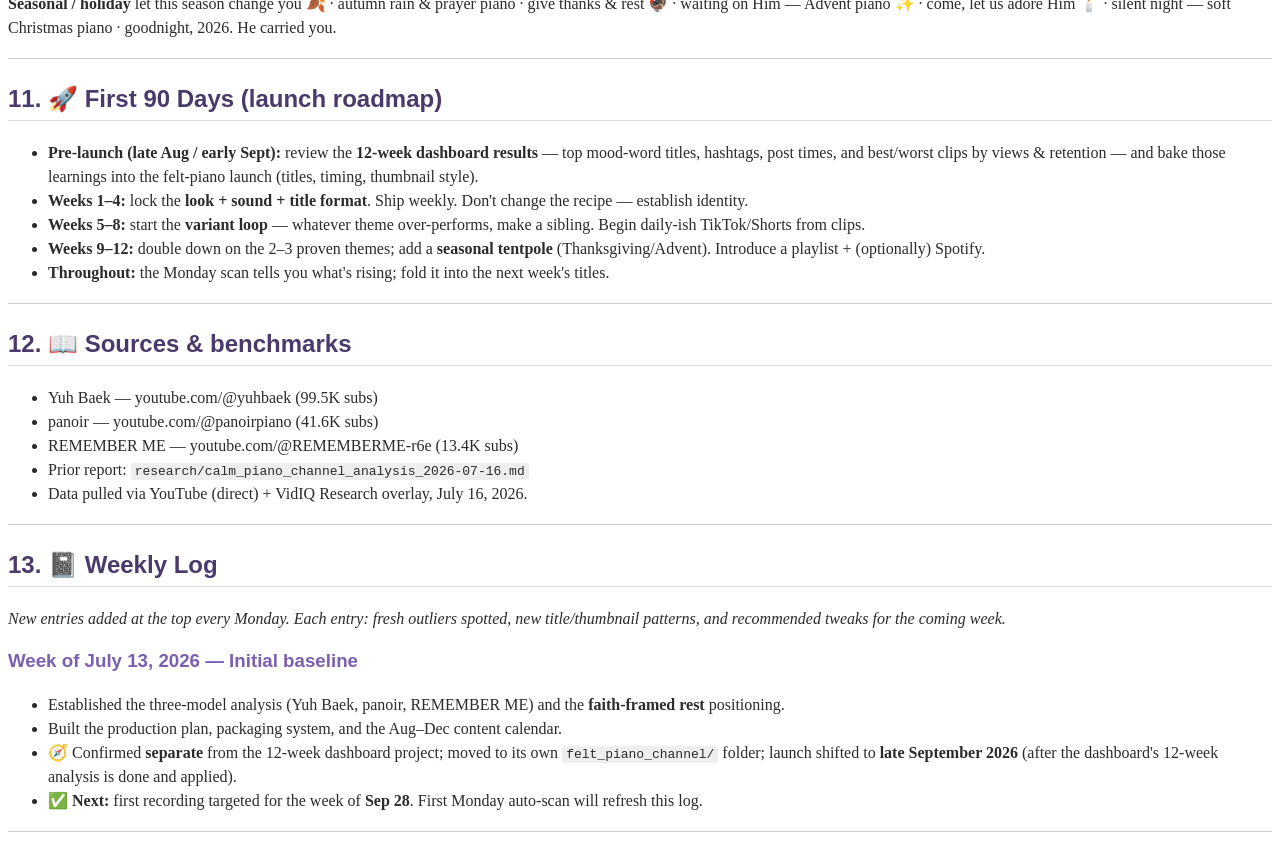
<file: felt_piano_channel/felt_piano_master_plan.html>
<!DOCTYPE html><html><head><meta charset='utf-8'><style>
body{font-family:Georgia,serif;color:#2b2b2b;line-height:1.5;}
h1{font-family:Helvetica,Arial,sans-serif;color:#6b4f9e;border-bottom:3px solid #6b4f9e;padding-bottom:6px;}
h2{font-family:Helvetica,Arial,sans-serif;color:#4a3a6b;margin-top:22px;border-bottom:1px solid #ddd;padding-bottom:3px;}
h3{font-family:Helvetica,Arial,sans-serif;color:#7a5fb0;margin-top:16px;}
table{border-collapse:collapse;width:100%;margin:10px 0;font-family:Helvetica,Arial,sans-serif;font-size:11px;}
th{background:#6b4f9e;color:#fff;text-align:left;padding:5px 7px;}
td{border:1px solid #ddd;padding:4px 7px;vertical-align:top;}
tr:nth-child(even){background:#f6f3fb;}
blockquote{background:#f6f3fb;border-left:4px solid #7a5fb0;margin:10px 0;padding:6px 12px;color:#444;}
code{background:#eee;padding:1px 4px;border-radius:3px;}
u{text-decoration:underline;} hr{border:none;border-top:1px solid #ccc;margin:18px 0;}
</style></head><body><h1>🕯️ Lamp-Lit Felt Piano — Master Plan &amp; Living Analysis</h1>
<p><strong>Channel focus:</strong> Long-form lamp-lit felt piano · <strong>Positioning:</strong> <em>Faith-framed rest</em> 🙏
<strong>Created:</strong> July 16, 2026 · <strong>Status:</strong> 🔴 Living document — <strong>updated every Monday</strong>
<strong>Production begins:</strong> Late September 2026 — <em>after</em> the 12-week dashboard project (weekly recording)</p>
<hr />
<h2>📌 How to use this doc</h2>
<p>This is a <strong>living plan</strong>, not a one-time report. Every <strong>Monday morning</strong> an automated scan refreshes the lane (new outliers, new title/thumbnail patterns, what's trending) and appends findings + recommendations to the <strong>Weekly Log</strong> at the bottom. The plan sections above the log get edited as the strategy evolves. Three formats stay in sync: this markdown master (source of truth), a <strong>PDF</strong>, and a <strong>Google Doc</strong> you can edit anywhere.</p>
<hr />
<h2>0. 🧭 Relationship to the 12-Week Dashboard Project</h2>
<p><strong>This is a SEPARATE initiative from the dashboard's current 12-week Shorts project.</strong> It lives in its own <code>felt_piano_channel/</code> folder and never touches the dashboard's data, config, clips, or logs.</p>
<ul>
<li><strong>The dashboard project</strong> (worship-piano Shorts automation) runs <strong>~June 15 → Sept 7, 2026</strong>.</li>
<li><strong>This felt-piano channel launches LATE SEPTEMBER 2026</strong>, <em>after</em> that project wraps.</li>
<li><strong>Pre-launch dependency:</strong> first we analyze the dashboard's <strong>12-week results</strong> — which mood-word titles, hashtags, and post times performed best, and what the view/retention data says works vs. doesn't — and <strong>fold those learnings into this channel</strong> before Launch Week 1 (see §11).</li>
</ul>
<hr />
<h2>1. 🎯 The Opportunity</h2>
<p>There is a proven, still-hungry lane on YouTube: <strong>soft/felt piano paired with an emotional, relatable title.</strong> The music is almost secondary — what drives everything is <strong>packaging that names a feeling and a moment</strong> ("it's 3am. let your heart rest.").</p>
<p>The core emotion the biggest videos sell is <strong><u>permission to rest</u></strong> — relief from the guilt of not doing enough. Demand for this is enormous and the supply that nails the <em>emotional packaging</em> is still thin. That gap is the opportunity.</p>
<p><strong>Our specific edge:</strong> almost no one in this lane frames it through <strong>faith</strong>. The whole genre sells "permission to rest," but the secular leaders (panoir, Yuh Baek) can't credibly occupy a <strong>faith-and-rest</strong> identity. <u>That is our open lane.</u></p>
<hr />
<h2>2. 🔬 Competitive Analysis (the three winning models)</h2>
<p>The lane splits into two business models. Both work; they run very differently.</p>
<h3>🥇 Model A — The Auteur (highest ceiling)</h3>
<p><strong>Yuh Baek</strong> — <code>99.5K subs · 37 videos · ~1 yr old</code></p>
<table>
<thead>
<tr>
<th>Video</th>
<th>Views</th>
<th>Length</th>
</tr>
</thead>
<tbody>
<tr>
<td>it's 3am. let your heart rest.</td>
<td><strong>2.1M</strong></td>
<td>21:30</td>
</tr>
<tr>
<td>to those who are thinking of leaving.</td>
<td><strong>2.0M</strong></td>
<td>24:35</td>
</tr>
<tr>
<td>I don't remember the dream, but I know I was with you again.</td>
<td>1.0M</td>
<td>15:02</td>
</tr>
<tr>
<td>then it all went silent.</td>
<td>730K</td>
<td>22:46</td>
</tr>
<tr>
<td>you built a cabin in the woods to play piano alone, in peace.</td>
<td>540K</td>
<td>35:34</td>
</tr>
<tr>
<td><strong>everything will be okay.</strong></td>
<td>126K</td>
<td>22:54</td>
</tr>
</tbody>
</table>
<blockquote>
<p>⚠️ <strong>Note:</strong> "everything will be okay." is <em>already</em> a Yuh Baek video. Your instinct was right — that exact title is just taken. Write adjacent, faith-flavored variants.</p>
</blockquote>
<p><strong>panoir</strong> — <code>41.6K subs · 22 videos · ~10 mo old</code></p>
<table>
<thead>
<tr>
<th>Video</th>
<th>Views</th>
<th>Length</th>
</tr>
</thead>
<tbody>
<tr>
<td>no one is rushing you. take your time.</td>
<td><strong>1.2M</strong></td>
<td>25:39</td>
</tr>
<tr>
<td>let your mind slow — piano session.</td>
<td>973K</td>
<td>31:09</td>
</tr>
<tr>
<td>you don't have to finish everything tonight.</td>
<td>624K</td>
<td>34:22</td>
</tr>
<tr>
<td>it's okay to slow down. you've done enough today.</td>
<td>484K</td>
<td>29:02</td>
</tr>
<tr>
<td>you're not behind. you have time.</td>
<td>268K</td>
<td>32:32</td>
</tr>
</tbody>
</table>
<p><strong>Auteur signature:</strong> real/improvised felt piano, lowercase second-person "permission to rest" titles, tight <strong>23–35 min</strong> length, very high subs-per-video, strong parasocial pull. Hard to fake; personality-dependent.</p>
<h3>🏭 Model B — The Faceless Volume Farm (closest to your setup)</h3>
<p><strong>REMEMBER ME</strong> — <code>13.4K subs · 133 videos · high cadence</code></p>
<ul>
<li><strong>Format:</strong> ~<strong>1 hour</strong> per video (60–93 min).</li>
<li><strong>Titles:</strong> affirmation/quote + emoji + explicit use-case → <em>"Slow Down, Calm Down, Don't Hurry, Don't Worry 🌸🍃 Soft Piano for Anxiety Relief."</em></li>
<li><strong>Imagery:</strong> nature emojis (🍃🌲🌸) + forest thumbnails.</li>
<li><strong>Network:</strong> most uploads credited "REMEMBER ME and 3 more" — a <strong>cross-posting network</strong> of sister channels recycling the same content.</li>
<li><strong>Performance:</strong> steady floor of 3–13K with periodic breakouts — <strong>"Slow Down, Calm Down…" hit 216K.</strong></li>
</ul>
<p><strong>Volume signature:</strong> batchable, faceless, automatable. Lower per-video views, made up with quantity + a network. <strong>This is the model your automated pipeline can actually run.</strong></p>
<h3>🌱 The bottom of the lane (proof it's enterable)</h3>
<p>Brand-new copycats spin up weekly — "Remember Me Piano" (34 subs), "Quiet Tempo" (double-digit views), plus small calm-piano channels like Photo Lake (4.2K, a felt-piano sleep video scoring a 28× outlier). <strong>Packaging — not the audio — is what separates winners from the pile.</strong></p>
<hr />
<h2>3. 🧠 What actually drives Views, Subs &amp; Retention</h2>
<h3>👀 VIEWS — driven by packaging, not audio quality</h3>
<ol>
<li><strong>The title is a feeling, addressed to "you."</strong> Reads like a text from someone who cares.</li>
<li><strong>It names a specific moment / pain</strong> — "it's 3am," "overthinking minds," "emotional exhaustion."</li>
<li><strong>The core emotion is relief from productivity guilt</strong> ("you're not behind," "do not quit just rest").</li>
<li><strong>The thumbnail matches the <em>mood</em>, not the genre</strong> — dim, warm, intimate.</li>
<li><strong>Demand ≫ supply</strong> for well-packaged "music to feel okay to."</li>
</ol>
<h3>❤️ SUBSCRIBERS — driven by trust &amp; consistency</h3>
<ol>
<li><strong>Parasocial consistency</strong> — same voice, style, and promise every time.</li>
<li><strong>Series identity</strong> — a recognizable suffix/format (panoir's "— piano session.").</li>
<li><strong>Low betrayal risk</strong> — no talking, no mid-video ads, no bait.</li>
<li><strong>Efficiency over volume</strong> (auteurs) — a few videos that deeply land beat 100 forgettable ones.</li>
<li><strong>Ecosystem pull</strong> — Spotify, sheet music/MIDI, memberships deepen the relationship.</li>
</ol>
<h3>⏱️ RETENTION — <em>(inferred; exact % isn't public — see note)</em></h3>
<ol>
<li><strong>"One session" length is deliberate</strong> — 28–35 min = one study/wind-down block, long enough to bank watch-time, short enough to finish (lifts avg-% viewed). 1-hour+ chases raw watch-<strong>time</strong> (sleep autoplay).</li>
<li><strong>No talking, no dynamic spikes</strong> — nothing jars the listener into leaving.</li>
<li><strong>Background-first listening</strong> — sessions run long even at low active attention (VPH stays high: panoir 76–78, Yuh Baek up to 135 on a month-old upload).</li>
<li><strong>Title sets an intention the video fulfills</strong> — "let your mind slow" primes the viewer to stay.</li>
<li><strong>Loopability</strong> — no hard climax; runs into autoplay/repeat cleanly.</li>
</ol>
<blockquote>
<p>🔎 <strong>Honesty note:</strong> other channels' retention curves and VidIQ's outlier baseline are internal signals. Treat the retention points as well-supported <strong>inference</strong> from format + how hard the algorithm is clearly pushing these videos, not measured fact.</p>
</blockquote>
<hr />
<h2>4. ✝️ Our Positioning — Faith-Framed Rest</h2>
<p><strong>One line:</strong> <em>Lamp-lit felt piano that gives a tired, anxious heart <u>permission to rest in God</u>.</em></p>
<ul>
<li><strong>Why it wins:</strong> we get the genre's proven emotional hook <strong>without</strong> fighting panoir / Yuh Baek / REMEMBER ME head-on, and it's on-brand with the existing worship-piano channel.</li>
<li><strong>The feeling we own:</strong> "you don't have to carry it tonight — He's got it." Faith reframes "permission to rest" as <em>being held</em>, which is warmer and stickier than the secular version.</li>
<li><strong>Guardrails:</strong> keep it <strong>gentle and inclusive</strong>, never preachy or heavy. The music and mood lead; the faith is the framing, not a sermon. Scripture allusions in titles/descriptions are fine; keep them light.</li>
<li><strong>Audience:</strong> Christians who study, pray, wind down, or fall asleep to music — plus the broader "calm piano" audience who'll still click a beautiful, warm thumbnail.</li>
</ul>
<hr />
<h2>5. 🎬 Production Plan — the lamp-lit felt piano video</h2>
<h3>🎹 The sound (this is 80% of the product)</h3>
<p><strong>Two ways to get the felt tone:</strong></p>
<p><strong>A) Acoustic (if you have a real piano):</strong> add felt between hammers and strings — a <strong>practice-felt strip</strong> or a genuine <strong>una corda / soft-pedal</strong> feel — to get the muted, intimate, slightly-mechanical tone. Mic <strong>close</strong> with a stereo pair of small-diaphragm condensers (or a Zoom H5/H6). <em>Keep</em> the soft hammer/felt noise — it's part of the charm.</p>
<p><strong>B) Digital + VST (best fit for a faceless weekly pipeline):</strong> weighted-key digital piano → a <strong>felt piano software instrument</strong> in a DAW. Record MIDI so you can re-render/fix freely.</p>
<ul>
<li><strong>Free VSTs:</strong> Spitfire <strong>LABS Soft Piano</strong> ⭐, Keyzone Classic, various Pianobook felt pianos.</li>
<li><strong>Paid (worth it):</strong> Native Instruments <strong>Noire</strong> (felt preset) / <strong>Una Corda</strong>, Spitfire <strong>Felt Piano</strong>.</li>
<li><strong>DAW:</strong> Reaper (cheap), GarageBand/Logic (Mac), or Ableton.</li>
</ul>
<p><strong>Mix / master targets (calm &amp; consistent):</strong></p>
<ul>
<li>Short-to-medium <strong>plate or hall reverb</strong> for intimacy; gentle EQ (tame harsh highs above ~8–10k, clear low-mud).</li>
<li>Optional <strong>tape/vinyl noise</strong> layer + a soft <strong>rain bed</strong> — adds coziness and covers seams.</li>
<li>Light compression; master to <strong>≈ −16 to −14 LUFS</strong> integrated, true peak <strong>&lt; −1 dBTP</strong>. Mono-check.</li>
</ul>
<p><strong>Playing style:</strong> slow <strong>~50–70 BPM</strong>, simple diatonic progressions, lots of sustain &amp; space, soft dynamics, <strong>no big climaxes</strong>. Comfortable keys: <strong>C, G, D, F, Am, Em, Dm.</strong> Improvise long, uninterrupted takes.</p>
<h3>🛋️ The look (your visual brand)</h3>
<ul>
<li><strong>Room:</strong> dim and warm. One <strong>2700K practical lamp</strong> as the key light, maybe fairy lights, a candle, a plant, and — if possible — a <strong>window with rain</strong>. Golden and moody, never bright/overhead.</li>
<li><strong>Framing:</strong> pick <strong>ONE</strong> shot and keep it every week → (a) hands-on-keys close-up, (b) cozy wide corner with piano + lamp, or (c) over-the-shoulder. <strong>Consistency = brand.</strong></li>
<li><strong>Camera:</strong> phone or DSLR on a tripod, static or a very slow push. A <strong>still image with subtle motion</strong> (grain, gentle flicker, slow parallax) also works and is repeatable.</li>
<li><strong>Signature:</strong> same warmth, same framing, same <strong>title font</strong> on every thumbnail.</li>
</ul>
<h3>🔁 Weekly recording workflow</h3>
<ol>
<li><strong>Record one 45–70 min improvised take</strong> (audio + a static visual rolling).</li>
<li><strong>Pull the best 28–32 min</strong> for the <strong>Session cut</strong>; use the full take for the <strong>Sleep cut</strong> (extend/loop to 60 min+).</li>
<li><strong>Light master</strong> the audio; add the optional rain/ambience bed.</li>
<li><strong>Build the thumbnail</strong> from the template (swap the title text).</li>
<li><strong>Export both cuts</strong> (see specs).</li>
<li><strong>Cut 3–6 vertical clips</strong> (45–60s of the prettiest moments) for TikTok/Shorts.</li>
<li><strong>Schedule</strong> the uploads.</li>
</ol>
<blockquote>
<p>💡 One recording session = <strong>1 Session cut + 1 Sleep cut + several TikTok/Shorts clips.</strong> Maximum output per hour of playing.</p>
</blockquote>
<h3>📤 Export specs (ship two cuts from one take)</h3>
<ul>
<li><strong>Session cut:</strong> <strong>28–32 min</strong> — for study / meditation / wind-down (best avg-% retention).</li>
<li><strong>Sleep cut:</strong> <strong>60 min+</strong> — for sleep / autoplay watch-time.</li>
<li>1080p is plenty (audio is the product); 4K optional for a static/hi-res visual.</li>
</ul>
<hr />
<h2>6. 📦 Packaging System</h2>
<h3>✍️ Title formula</h3>
<blockquote>
<p><code>[gentle faith-rest sentence] — soft piano for [tired minds / anxious hearts / rest &amp; prayer / sleep]</code></p>
</blockquote>
<p><strong>Rules:</strong> lowercase, second person, name an emotion <strong>and</strong> a moment; keep faith <strong>light and warm</strong>; never reuse a competitor's exact line. Examples:</p>
<ul>
<li><em>be still — He's got tonight</em></li>
<li><em>peace be with you — soft piano for an anxious heart</em></li>
<li><em>you don't have to carry it tonight</em></li>
</ul>
<h3>🖼️ Thumbnail system</h3>
<ul>
<li>One consistent <strong>lamp-lit, low-light</strong> treatment (piano + warm lamp, or a calm nature scene).</li>
<li>Same font, same placement every week; <strong>optional</strong> short affirmation text.</li>
<li>Aim for <strong>instant recognizability</strong> in a feed — the channel should look like <em>one warm feeling</em>.</li>
</ul>
<h3>📝 Description + tags template</h3>
<ul>
<li><strong>Line 1:</strong> the emotional promise ("a quiet place to rest your heart tonight.").</li>
<li>Optional light scripture allusion.</li>
<li><strong>Use-cases:</strong> study · prayer · sleep · anxiety relief · quiet time.</li>
<li><strong>Links:</strong> (later) Spotify, other socials, playlist.</li>
<li><strong>Hashtags:</strong> <code>#softpiano #worshippiano #pianoforsleep #christianmusic #restinHim #feltpiano #calmpiano</code></li>
</ul>
<h3>🔖 Series identity</h3>
<ul>
<li>Pick a <strong>suffix</strong> and never break it — e.g. <strong>"— piano for rest."</strong></li>
<li>Add seasonal tentpoles (like Yuh Baek's "goodnight, [year].").</li>
</ul>
<hr />
<h2>7. 🗓️ Publishing &amp; Cadence</h2>
<ul>
<li><strong>Main upload:</strong> <strong>Sunday evening (~7–8pm local)</strong> — a natural wind-down / plan-the-week moment that matches the "rest" intent. Post the <strong>Session cut</strong> here.</li>
<li><strong>Mid-week:</strong> post the <strong>Sleep cut</strong> ~Wednesday to capture the sleep/autoplay audience on a second day.</li>
<li><strong>TikTok / Shorts:</strong> 3×/week (e.g., Mon / Wed / Fri) from the vertical clips, captioned with the same faith-rest sentence, driving back to the long-form.</li>
<li><strong>Rhythm:</strong> one recording session per week → a predictable, sustainable output.</li>
</ul>
<hr />
<h2>8. 📈 Metrics &amp; Weekly Review Ritual</h2>
<p><strong>Track every week (YouTube Studio):</strong></p>
<ul>
<li>Views · Impressions <strong>CTR</strong> (target <strong>&gt;4–5%</strong>) · <strong>Avg view duration</strong> &amp; <strong>avg % viewed</strong> (retention) · Watch-time hours · <strong>Subs gained</strong> · Top traffic sources (browse / suggested / search) · Returning viewers.</li>
</ul>
<p><strong>Decision rules:</strong></p>
<ul>
<li>🟢 A title/theme beats your median by <strong>~2×</strong> → make a <strong>variant</strong> next week (the repeatable-idea move).</li>
<li>🔴 <strong>Low CTR, high retention</strong> → fix the <strong>thumbnail/title</strong>.</li>
<li>🟠 <strong>High CTR, low retention</strong> → fix the <strong>intro / audio consistency / length</strong>.</li>
</ul>
<p><strong>Monday ritual (automated):</strong> the weekly scan pulls fresh lane outliers + new title/thumbnail patterns and logs them below with recommended tweaks for the coming week.</p>
<hr />
<h2>9. 📅 Content Calendar — Launch (Late Sep → Dec 2026)</h2>
<p><em>Launches after the 12-week dashboard project. One recording per week → a Session cut (28–32 min) + a Sleep cut (60 min+). Titles are starting points; swap in whatever the Monday scan — and the dashboard's 12-week learnings — say is working.</em></p>
<table>
<thead>
<tr>
<th>Week of</th>
<th>🎭 Theme</th>
<th>🎬 Session cut title</th>
<th>🌙 Sleep cut title</th>
</tr>
</thead>
<tbody>
<tr>
<td><strong>Sep 28</strong></td>
<td>Launch / new season 🍂</td>
<td>be still — He's got tonight</td>
<td>rest in Him — 1 hour of soft piano for sleep &amp; prayer</td>
</tr>
<tr>
<td><strong>Oct 5</strong></td>
<td>Anxious / overthinking</td>
<td>your thoughts can rest here</td>
<td>soft piano for overthinking minds — rest in His peace</td>
</tr>
<tr>
<td><strong>Oct 12</strong></td>
<td>Grace</td>
<td>grace covers tonight</td>
<td>held by grace — gentle piano for sleep</td>
</tr>
<tr>
<td><strong>Oct 19</strong></td>
<td>Cozy rain 🌧️</td>
<td>let the day go — He holds tomorrow</td>
<td>rain on the window &amp; piano for a restless soul</td>
</tr>
<tr>
<td><strong>Oct 26</strong></td>
<td>Weary &amp; heavy-laden</td>
<td>come to Him, all who are weary</td>
<td>a quiet place with God — 1 hour of gentle piano</td>
</tr>
<tr>
<td><strong>Nov 2</strong></td>
<td>New mercies</td>
<td>His mercies are new in the morning</td>
<td>rest tonight, mercy comes at dawn (1 hour)</td>
</tr>
<tr>
<td><strong>Nov 9</strong></td>
<td>His timing</td>
<td>you're not behind — rest in His timing</td>
<td>in His timing — soft piano for tired hearts</td>
</tr>
<tr>
<td><strong>Nov 16</strong></td>
<td>Surrender</td>
<td>you don't have to carry it tonight</td>
<td>lay your burdens down — gentle piano for sleep</td>
</tr>
<tr>
<td><strong>Nov 23</strong></td>
<td>Thanksgiving 🦃</td>
<td>give thanks &amp; rest — a grateful heart</td>
<td>a grateful heart sleeps well — 1 hour of piano</td>
</tr>
<tr>
<td><strong>Nov 30</strong></td>
<td>Advent begins ✨</td>
<td>waiting on Him — soft Advent piano</td>
<td>come, Emmanuel — gentle piano for the season of waiting</td>
</tr>
<tr>
<td><strong>Dec 7</strong></td>
<td>Advent peace</td>
<td>let there be peace — Advent piano for a tired heart</td>
<td>peace on earth — 1 hour of soft Christmas piano</td>
</tr>
<tr>
<td><strong>Dec 14</strong></td>
<td>Soft carols</td>
<td>soft carols for a quiet night</td>
<td>silent night — gentle Christmas piano for sleep</td>
</tr>
<tr>
<td><strong>Dec 21</strong></td>
<td>Christmas week 🕯️</td>
<td>come, let us adore Him — soft piano</td>
<td>the calm of Christmas night — 1 hour of piano for rest</td>
</tr>
<tr>
<td><strong>Dec 28</strong></td>
<td>Year-end</td>
<td>goodnight, 2026. He carried you.</td>
<td>He carried you through this year — 1 hour of piano for rest</td>
</tr>
</tbody>
</table>
<hr />
<h2>10. 💬 Title Idea Bank (mix &amp; match)</h2>
<p><strong>General rest / being held</strong>
be still — He's got tonight · rest here, you are held · you don't have to carry it tonight · lay it down. He's awake. · you can stop striving now · let it be well with your soul · He's not done with you yet — rest</p>
<p><strong>Anxiety / overthinking</strong>
peace be with you — for an anxious heart · your thoughts can rest here · when the mind won't quiet, rest in Him · quiet your heart before Him · soft piano for overthinking minds</p>
<p><strong>Sleep / night</strong>
His mercies are new in the morning — sleep now · cast it on Him and sleep · rest tonight, morning will come · it's late. let your heart rest in Him.</p>
<p><strong>Morning / new day</strong>
mercy for this morning — soft piano · a grateful heart to start the day · new day, new mercies</p>
<p><strong>Seasonal / holiday</strong>
let this season change you 🍂 · autumn rain &amp; prayer piano · give thanks &amp; rest 🦃 · waiting on Him — Advent piano ✨ · come, let us adore Him 🕯️ · silent night — soft Christmas piano · goodnight, 2026. He carried you.</p>
<hr />
<h2>11. 🚀 First 90 Days (launch roadmap)</h2>
<ul>
<li><strong>Pre-launch (late Aug / early Sept):</strong> review the <strong>12-week dashboard results</strong> — top mood-word titles, hashtags, post times, and best/worst clips by views &amp; retention — and bake those learnings into the felt-piano launch (titles, timing, thumbnail style).</li>
<li><strong>Weeks 1–4:</strong> lock the <strong>look + sound + title format</strong>. Ship weekly. Don't change the recipe — establish identity.</li>
<li><strong>Weeks 5–8:</strong> start the <strong>variant loop</strong> — whatever theme over-performs, make a sibling. Begin daily-ish TikTok/Shorts from clips.</li>
<li><strong>Weeks 9–12:</strong> double down on the 2–3 proven themes; add a <strong>seasonal tentpole</strong> (Thanksgiving/Advent). Introduce a playlist + (optionally) Spotify.</li>
<li><strong>Throughout:</strong> the Monday scan tells you what's rising; fold it into the next week's titles.</li>
</ul>
<hr />
<h2>12. 📖 Sources &amp; benchmarks</h2>
<ul>
<li>Yuh Baek — youtube.com/@yuhbaek (99.5K subs)</li>
<li>panoir — youtube.com/@panoirpiano (41.6K subs)</li>
<li>REMEMBER ME — youtube.com/@REMEMBERME-r6e (13.4K subs)</li>
<li>Prior report: <code>research/calm_piano_channel_analysis_2026-07-16.md</code></li>
<li>Data pulled via YouTube (direct) + VidIQ Research overlay, July 16, 2026.</li>
</ul>
<hr />
<h2>13. 📓 Weekly Log</h2>
<p><em>New entries added at the top every Monday. Each entry: fresh outliers spotted, new title/thumbnail patterns, and recommended tweaks for the coming week.</em></p>
<h3>Week of July 13, 2026 — Initial baseline</h3>
<ul>
<li>Established the three-model analysis (Yuh Baek, panoir, REMEMBER ME) and the <strong>faith-framed rest</strong> positioning.</li>
<li>Built the production plan, packaging system, and the Aug–Dec content calendar.</li>
<li>🧭 Confirmed <strong>separate</strong> from the 12-week dashboard project; moved to its own <code>felt_piano_channel/</code> folder; launch shifted to <strong>late September 2026</strong> (after the dashboard's 12-week analysis is done and applied).</li>
<li>✅ <strong>Next:</strong> first recording targeted for the week of <strong>Sep 28</strong>. First Monday auto-scan will refresh this log.</li>
</ul>
<hr /></body></html>
</file>
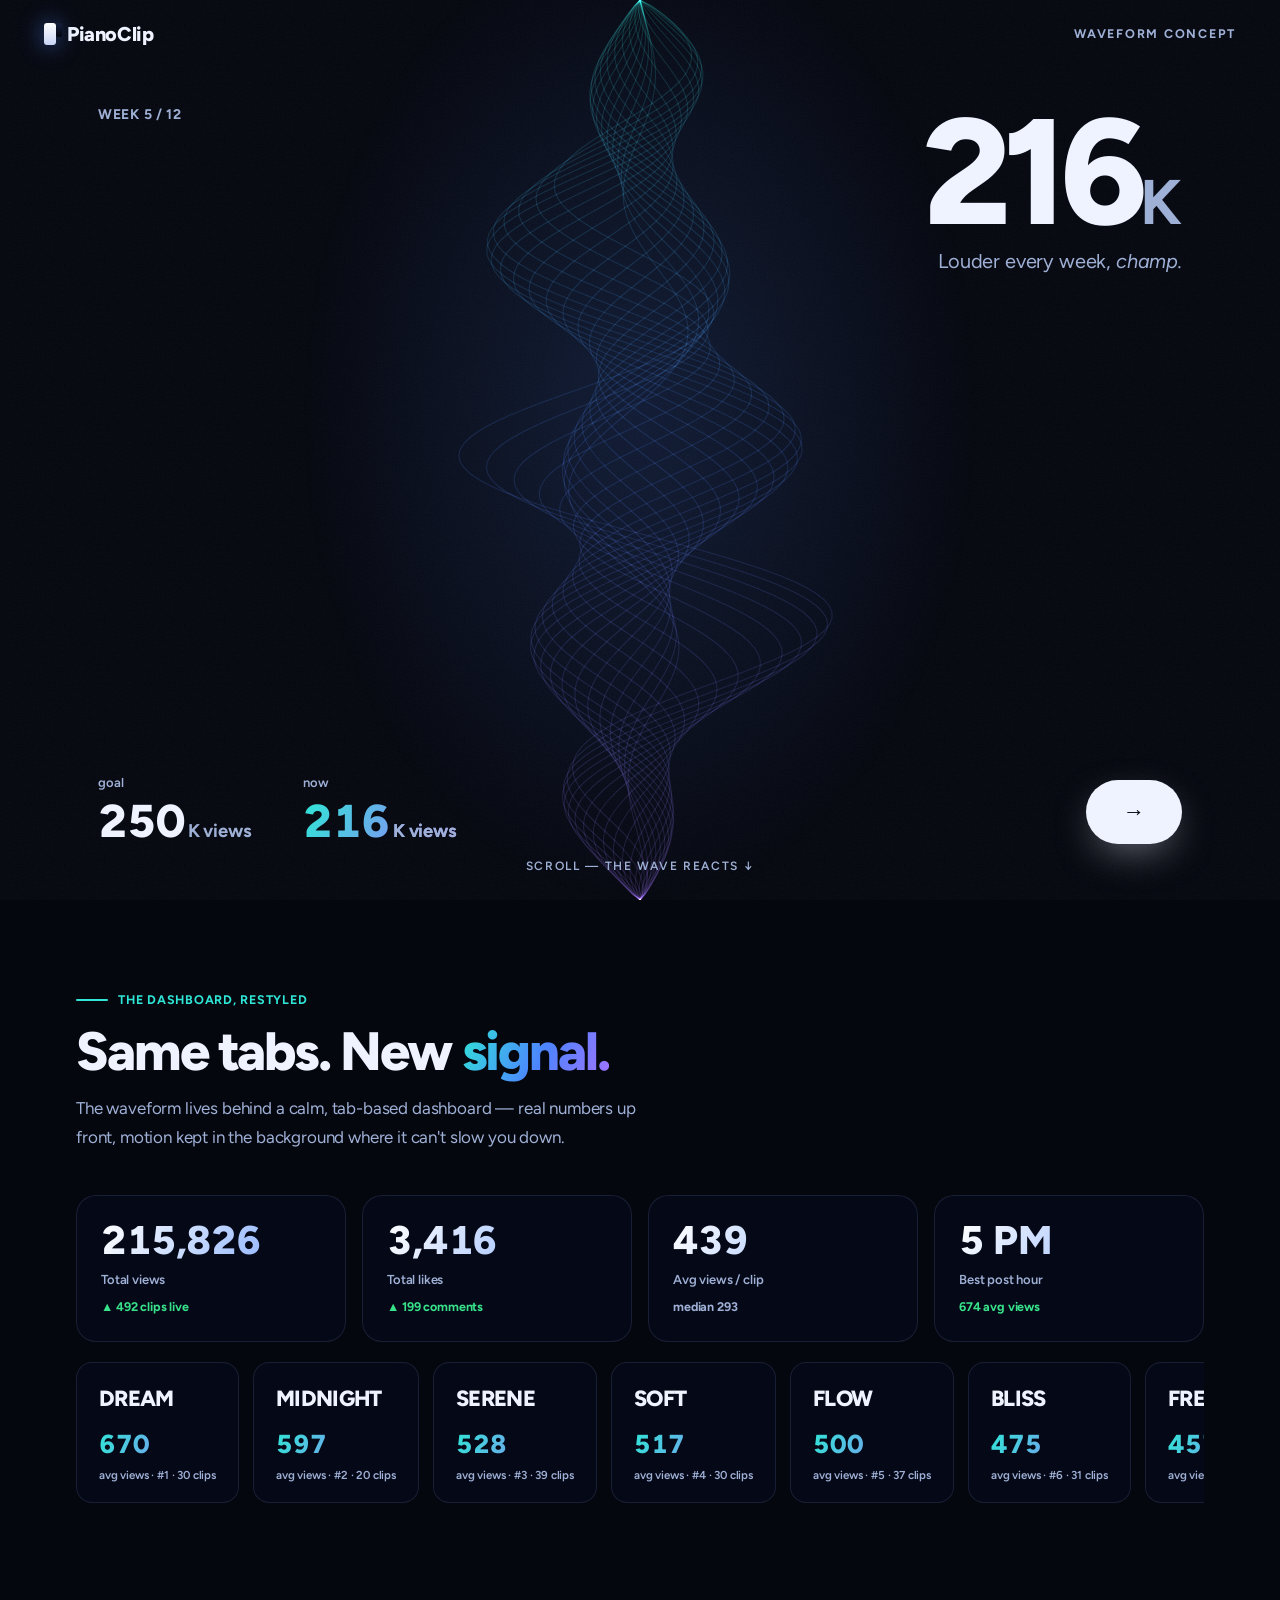
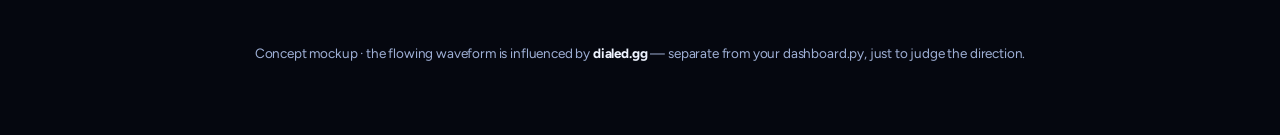
<file: new-design/wave-mockup.html>
<!DOCTYPE html>
<html lang="en">
<head>
<meta charset="UTF-8" />
<meta name="viewport" content="width=device-width, initial-scale=1.0" />
<title>PianoClip — Waveform Concept</title>
<link rel="preconnect" href="https://fonts.googleapis.com" />
<link rel="preconnect" href="https://fonts.gstatic.com" crossorigin />
<link href="https://fonts.googleapis.com/css2?family=Figtree:ital,wght@0,300..900;1,300..700&display=swap" rel="stylesheet" />
<style>
:root{
  --ink:#05070f;--ink-2:#0a1330;--ink-3:#111e44;--ivory:#eef3ff;--ivory-dim:#9fb0d6;
  --blue:#4d84ff;--blue-hot:#79a5ff;--cyan:#2fe6d6;--violet:#a273ff;--pink:#ff5c9d;--green:#37e28b;
  --line:rgba(160,185,255,.12);--glass:rgba(110,140,255,.06);--shadow:0 34px 90px -30px rgba(0,0,0,.85);--maxw:1180px;
  --f-ui:-apple-system,BlinkMacSystemFont,"SF Pro Text","Figtree","Inter",sans-serif;
  --f-display:"Figtree",-apple-system,BlinkMacSystemFont,"SF Pro Display",sans-serif;
}
*{box-sizing:border-box;margin:0;padding:0}
html{scroll-behavior:smooth}
body{background:var(--ink);color:var(--ivory);font-family:var(--f-ui);line-height:1.6;overflow-x:hidden;-webkit-font-smoothing:antialiased;letter-spacing:-.01em}
.wrap{max-width:var(--maxw);margin:0 auto;padding:0 26px;position:relative;z-index:3}

/* fixed animated waveform behind everything */
#wave{position:fixed;inset:0;width:100vw;height:100vh;z-index:0;pointer-events:none}
#waveGlow{position:fixed;inset:0;z-index:0;pointer-events:none;
  background:radial-gradient(38vw 78vh at 50% 46%,rgba(77,132,255,.16),transparent 70%)}
body::after{content:"";position:fixed;inset:0;z-index:1;pointer-events:none;opacity:.05;
  background-image:url("data:image/svg+xml,%3Csvg xmlns='http://www.w3.org/2000/svg' width='120' height='120'%3E%3Cfilter id='n'%3E%3CfeTurbulence type='fractalNoise' baseFrequency='.9' numOctaves='2'/%3E%3C/filter%3E%3Crect width='100%25' height='100%25' filter='url(%23n)'/%3E%3C/svg%3E")}

nav{position:fixed;top:0;left:0;right:0;z-index:40;display:flex;align-items:center;justify-content:space-between;padding:18px clamp(18px,4vw,44px)}
.brand{display:flex;align-items:center;gap:11px;font-family:var(--f-display);font-weight:800;font-size:20px;letter-spacing:-.02em;color:var(--ivory);text-decoration:none}
.brand .dot{width:12px;height:22px;border-radius:3px;background:linear-gradient(180deg,#fff,#c8d4f5);box-shadow:0 0 22px rgba(77,132,255,.7);position:relative}
.brand .dot::after{content:"";position:absolute;right:-6px;top:0;width:6px;height:14px;background:linear-gradient(180deg,#16203f,#03060f);border-radius:2px}
.tag{font-family:var(--f-display);font-size:12.5px;font-weight:700;letter-spacing:.14em;text-transform:uppercase;color:var(--ivory-dim)}

/* HERO — dialed-style readout card */
.hero{min-height:100vh;position:relative;z-index:3;display:flex;align-items:center}
.hero-inner{width:100%;max-width:var(--maxw);margin:0 auto;padding:0 clamp(20px,5vw,48px);display:flex;flex-direction:column;min-height:100vh;justify-content:space-between;padding-top:104px;padding-bottom:56px}
.hero-top{display:flex;justify-content:space-between;align-items:flex-start}
.step{font-family:var(--f-display);font-weight:700;font-size:14px;color:var(--ivory-dim);letter-spacing:.05em}
.readout{text-align:right}
.readout .big{font-family:var(--f-display);font-weight:800;font-size:clamp(64px,13vw,150px);line-height:.9;letter-spacing:-.05em}
.readout .big .u{font-size:.42em;color:var(--ivory-dim);font-weight:700;letter-spacing:0}
.readout .sub{color:var(--ivory-dim);font-size:clamp(15px,2vw,20px);margin-top:6px}
.readout .big em{font-style:normal;background:linear-gradient(115deg,var(--cyan),var(--blue) 55%,var(--violet));-webkit-background-clip:text;background-clip:text;color:transparent}
.hero-bottom{display:flex;justify-content:space-between;align-items:flex-end;gap:20px;flex-wrap:wrap}
.pairs{display:flex;gap:52px}
.pair .l{font-size:13px;color:var(--ivory-dim);font-weight:600;margin-bottom:4px}
.pair .v{font-family:var(--f-display);font-weight:800;font-size:clamp(30px,4vw,46px);line-height:1;font-variant-numeric:tabular-nums}
.pair .v .u{font-size:.4em;color:var(--ivory-dim);font-weight:700;margin-left:3px}
.pair.you .v{background:linear-gradient(115deg,var(--cyan),var(--violet));-webkit-background-clip:text;background-clip:text;color:transparent}
.nextbtn{width:96px;height:64px;border-radius:100px;background:var(--ivory);color:#05070f;border:none;display:flex;align-items:center;justify-content:center;font-size:22px;cursor:pointer;transition:.3s;box-shadow:0 14px 40px -12px rgba(238,243,255,.5)}
.nextbtn:hover{transform:translateY(-3px);box-shadow:0 22px 52px -12px rgba(121,165,255,.8);background:linear-gradient(120deg,#fff,var(--blue-hot))}
.hint{position:absolute;bottom:24px;left:50%;transform:translateX(-50%);color:var(--ivory-dim);font-size:12px;font-weight:600;letter-spacing:.14em;text-transform:uppercase;z-index:4}

/* DASHBOARD PREVIEW panel */
.panelwrap{position:relative;z-index:3;padding:clamp(70px,10vh,120px) 0}
.sec-tag{font-family:var(--f-display);font-size:12.5px;font-weight:700;letter-spacing:.06em;text-transform:uppercase;color:var(--cyan);margin-bottom:14px;display:flex;align-items:center;gap:10px}
.sec-tag::before{content:"";width:32px;height:2px;background:var(--cyan);border-radius:2px}
h2{font-family:var(--f-display);font-weight:800;font-size:clamp(30px,5vw,54px);line-height:1.03;letter-spacing:-.04em;margin-bottom:14px}
h2 em{font-style:normal;background:linear-gradient(115deg,var(--cyan),var(--blue) 55%,var(--violet));-webkit-background-clip:text;background-clip:text;color:transparent}
.lede{max-width:600px;color:var(--ivory-dim);font-size:17px;margin-bottom:44px;line-height:1.7}
.grid{display:grid;grid-template-columns:repeat(4,1fr);gap:16px}
@media(max-width:820px){.grid{grid-template-columns:repeat(2,1fr)}}
.card{background:rgba(8,12,30,.62);backdrop-filter:blur(14px);border:1px solid var(--line);border-radius:20px;padding:24px}
.card .n{font-family:var(--f-display);font-weight:800;font-size:clamp(26px,3.4vw,40px);line-height:1;font-variant-numeric:tabular-nums;background:linear-gradient(120deg,#fff,var(--blue-hot));-webkit-background-clip:text;background-clip:text;color:transparent}
.card .l{color:var(--ivory-dim);font-size:13px;margin-top:10px;font-weight:600}
.card .d{font-size:12.5px;margin-top:6px;font-weight:700;color:var(--green)}
.moodrow{display:flex;gap:14px;margin-top:20px;overflow-x:auto;padding-bottom:10px}
.moodrow::-webkit-scrollbar{height:7px}.moodrow::-webkit-scrollbar-thumb{background:linear-gradient(90deg,var(--blue),var(--violet));border-radius:100px}
.mchip{flex:0 0 auto;background:rgba(8,12,30,.62);backdrop-filter:blur(14px);border:1px solid var(--line);border-radius:16px;padding:18px 22px;min-width:150px}
.mchip .w{font-family:var(--f-display);font-weight:800;font-size:22px;letter-spacing:-.03em}
.mchip .a{font-family:var(--f-display);font-weight:800;font-size:26px;font-variant-numeric:tabular-nums;margin-top:8px;background:linear-gradient(115deg,var(--cyan),var(--violet));-webkit-background-clip:text;background-clip:text;color:transparent}
.mchip .s{font-size:11.5px;color:var(--ivory-dim);font-weight:600}
.note{text-align:center;color:var(--ivory-dim);font-size:13.5px;padding:40px 0 70px;position:relative;z-index:3}
.note b{color:var(--ivory)}
</style>
</head>
<body>
<canvas id="wave"></canvas>
<div id="waveGlow"></div>

<nav>
  <a href="#" class="brand"><span class="dot"></span>PianoClip</a>
  <span class="tag">Waveform concept</span>
</nav>

<!-- HERO readout, dialed.gg-style -->
<header class="hero">
  <div class="hero-inner">
    <div class="hero-top">
      <div class="step">WEEK 5 / 12</div>
      <div class="readout">
        <div class="big">216<span class="u">K</span></div>
        <div class="sub">Louder every week, <em>champ.</em></div>
      </div>
    </div>
    <div class="hero-bottom">
      <div class="pairs">
        <div class="pair"><div class="l">goal</div><div class="v">250<span class="u">K views</span></div></div>
        <div class="pair you"><div class="l">now</div><div class="v">216<span class="u">K views</span></div></div>
      </div>
      <button class="nextbtn" onclick="document.getElementById('preview').scrollIntoView()">→</button>
    </div>
  </div>
  <div class="hint">Scroll — the wave reacts ↓</div>
</header>

<!-- DASHBOARD PREVIEW -->
<section class="panelwrap" id="preview">
  <div class="wrap">
    <div class="sec-tag">The dashboard, restyled</div>
    <h2>Same tabs. New <em>signal.</em></h2>
    <p class="lede">The waveform lives behind a calm, tab-based dashboard — real numbers up front, motion kept in the background where it can't slow you down.</p>
    <div class="grid">
      <div class="card"><div class="n">215,826</div><div class="l">Total views</div><div class="d">▲ 492 clips live</div></div>
      <div class="card"><div class="n">3,416</div><div class="l">Total likes</div><div class="d">▲ 199 comments</div></div>
      <div class="card"><div class="n">439</div><div class="l">Avg views / clip</div><div class="d" style="color:var(--ivory-dim)">median 293</div></div>
      <div class="card"><div class="n">5 PM</div><div class="l">Best post hour</div><div class="d">674 avg views</div></div>
    </div>
    <div class="moodrow" id="moodrow"></div>
  </div>
</section>

<div class="note">Concept mockup · the flowing waveform is influenced by <b>dialed.gg</b> — separate from your dashboard.py, just to judge the direction.</div>

<script>
/* ---------- flowing waveform (canvas) ---------- */
const cv=document.getElementById('wave'),ctx=cv.getContext('2d');
let W,H,DPR;
function resize(){DPR=Math.min(window.devicePixelRatio||1,2);W=cv.clientWidth;H=cv.clientHeight;cv.width=W*DPR;cv.height=H*DPR;ctx.setTransform(DPR,0,0,DPR,0,0);}
resize();addEventListener('resize',resize);
const LINES=26;
let t=0,energy=0,lastY=window.scrollY;
const reduce=matchMedia('(prefers-reduced-motion: reduce)').matches;
function frame(){
  t+=0.006+energy*0.03;
  energy*=0.93;
  ctx.clearRect(0,0,W,H);
  ctx.globalCompositeOperation='lighter';
  const cx=W*0.5;
  const band=Math.min(W*0.14,150);
  for(let i=0;i<LINES;i++){
    const p=i/(LINES-1);
    ctx.beginPath();
    const amp=band*(0.32+0.68*p);
    const phase=t*(1+p*0.7)+p*6.283;
    for(let y=0;y<=H;y+=6){
      const n=y/H;
      const env=Math.pow(Math.sin(n*Math.PI),0.75);
      const x=cx+env*amp*Math.sin(n*6.0*Math.PI+phase)+env*amp*0.5*Math.sin(n*3.0*Math.PI-phase*0.7);
      if(y===0)ctx.moveTo(x,y);else ctx.lineTo(x,y);
    }
    const g=ctx.createLinearGradient(0,0,0,H);
    g.addColorStop(0,'rgba(47,230,214,0.16)');
    g.addColorStop(0.5,'rgba(77,132,255,0.17)');
    g.addColorStop(1,'rgba(162,115,255,0.15)');
    ctx.strokeStyle=g;ctx.lineWidth=1.1;ctx.stroke();
  }
  ctx.globalCompositeOperation='source-over';
  if(!reduce)requestAnimationFrame(frame);
}
frame();
addEventListener('scroll',()=>{const dy=Math.abs(window.scrollY-lastY);lastY=window.scrollY;energy=Math.min(1.4,energy+dy*0.005);},{passive:true});

/* ---------- mood chips (real data) ---------- */
const MOODS=[["DREAM",670,30],["MIDNIGHT",597,20],["SERENE",528,39],["SOFT",517,30],["FLOW",500,37],["BLISS",475,31],["FREE",457,35],["PEACE",451,36],["VIBE",446,38],["CALM",396,29]];
document.getElementById('moodrow').innerHTML=MOODS.map((m,i)=>`<div class="mchip"><div class="w">${m[0]}</div><div class="a">${m[1]}</div><div class="s">avg views · #${i+1} · ${m[2]} clips</div></div>`).join('');
</script>
</body>
</html>
</file>
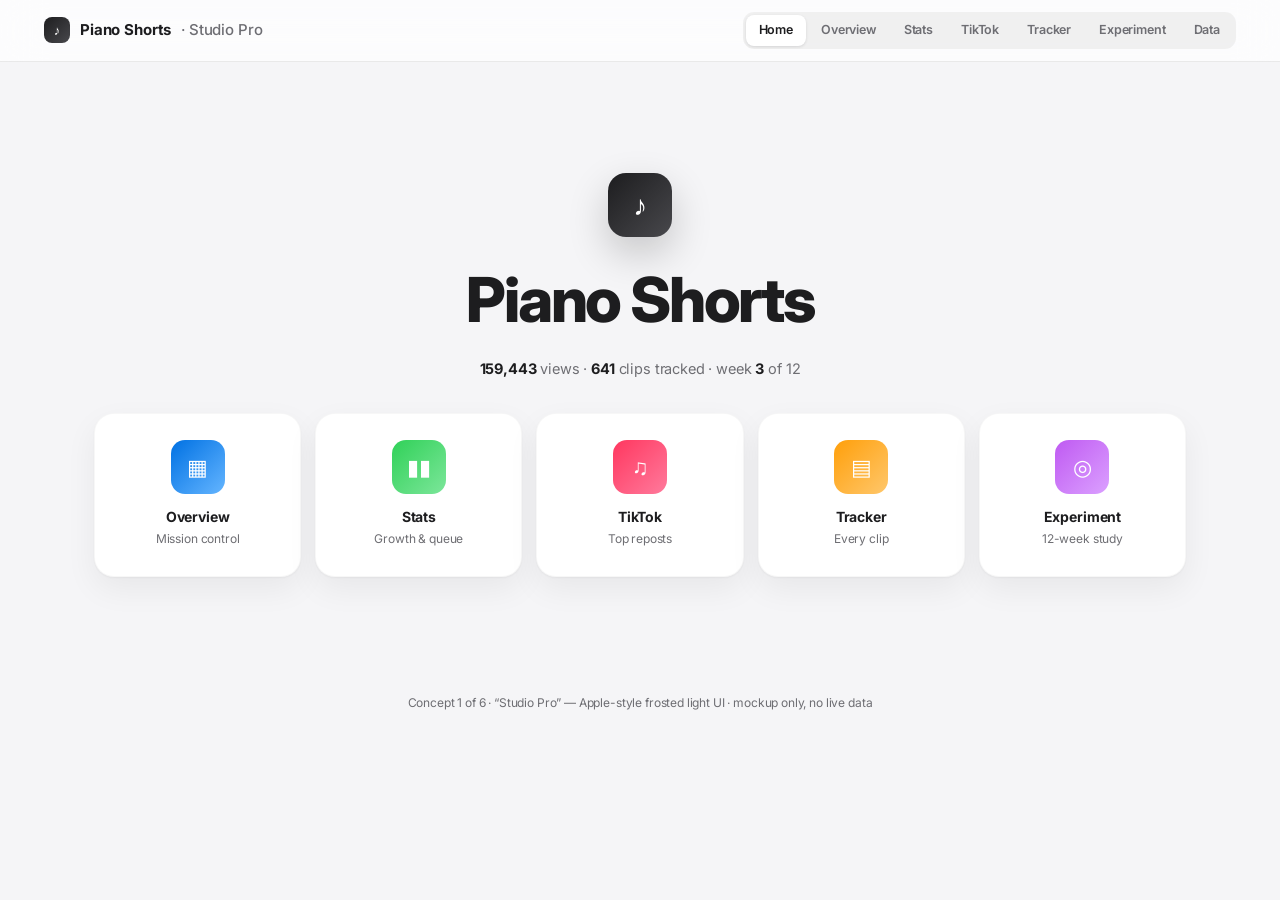
<file: design/concepts/01_studio_pro.html>
<!doctype html><html lang="en"><head><meta charset="utf-8"><meta name="viewport" content="width=device-width,initial-scale=1">
<title>Concept 1 · Studio Pro — Piano Shorts</title>
<link href="https://fonts.googleapis.com/css2?family=Inter:wght@400;500;600;700;800&display=swap" rel="stylesheet">
<style>
:root{--bg:#f5f5f7;--card:#ffffff;--ink:#1d1d1f;--sub:#6e6e73;--line:rgba(0,0,0,.08);
--blue:#0071e3;--green:#30d158;--red:#ff453a;--amber:#ff9f0a;--violet:#bf5af2;
--r:18px;--shadow:0 1px 2px rgba(0,0,0,.04),0 12px 32px rgba(0,0,0,.06)}
*{box-sizing:border-box}body{margin:0;background:var(--bg);color:var(--ink);font:15px/1.5 Inter,-apple-system,BlinkMacSystemFont,sans-serif;-webkit-font-smoothing:antialiased;letter-spacing:-.01em}
a{color:inherit;text-decoration:none}
.nav{position:sticky;top:0;z-index:9;backdrop-filter:blur(20px) saturate(180%);-webkit-backdrop-filter:blur(20px) saturate(180%);background:rgba(255,255,255,.72);border-bottom:1px solid var(--line);display:flex;align-items:center;gap:18px;padding:12px clamp(18px,4vw,44px)}
.brand{display:flex;align-items:center;gap:10px;font-weight:700;font-size:15px}
.brand .dot{width:26px;height:26px;border-radius:8px;background:linear-gradient(135deg,#1d1d1f,#48484c);color:#fff;display:grid;place-items:center;font-size:13px}
.seg{margin-left:auto;display:flex;background:rgba(0,0,0,.05);padding:3px;border-radius:11px;gap:2px;overflow-x:auto}
.seg a{font-size:12.5px;font-weight:600;color:var(--sub);padding:6px 13px;border-radius:8px;white-space:nowrap;cursor:pointer;transition:.18s}
.seg a.on{background:#fff;color:var(--ink);box-shadow:0 1px 3px rgba(0,0,0,.12)}
.wrap{max-width:1180px;margin:0 auto;padding:34px clamp(18px,4vw,44px) 90px}
.page{display:none}.page.on{display:block;animation:fade .35s}
@keyframes fade{from{opacity:0;transform:translateY(6px)}to{opacity:1}}
.eyebrow{font-size:12px;font-weight:700;color:var(--blue);text-transform:uppercase;letter-spacing:.08em;margin:0 0 4px}
h1{font-size:clamp(28px,4vw,40px);font-weight:800;letter-spacing:-.035em;margin:0 0 4px}
.sub{color:var(--sub);font-size:14.5px;margin:0 0 26px}
.card{background:var(--card);border-radius:var(--r);box-shadow:var(--shadow);padding:22px;border:1px solid rgba(0,0,0,.03)}
.card h3{margin:0 0 14px;font-size:14px;font-weight:700}
.grid{display:grid;gap:16px}
.g4{grid-template-columns:repeat(4,1fr)}.g2{grid-template-columns:1.6fr 1fr}.g3{grid-template-columns:repeat(3,1fr)}
@media(max-width:860px){.g4{grid-template-columns:1fr 1fr}.g2,.g3{grid-template-columns:1fr}}
.mt{margin-top:16px}
.kpi .l{font-size:12px;color:var(--sub);font-weight:600}
.kpi .v{font-size:32px;font-weight:800;letter-spacing:-.04em;margin-top:6px;font-variant-numeric:tabular-nums}
.kpi .d{font-size:12.5px;font-weight:600;margin-top:2px;color:var(--green)}
.kpi .d.dim{color:var(--sub)}
.hero{font-size:clamp(48px,7vw,76px);font-weight:800;letter-spacing:-.045em;line-height:1.05;font-variant-numeric:tabular-nums}
.btn{display:inline-flex;align-items:center;gap:7px;border:none;cursor:pointer;font:600 13.5px Inter;padding:10px 18px;border-radius:999px;background:rgba(0,0,0,.05);color:var(--ink);transition:.18s}
.btn:hover{background:rgba(0,0,0,.09)}
.btn.pri{background:var(--blue);color:#fff}.btn.pri:hover{background:#0077ed;transform:translateY(-1px);box-shadow:0 8px 20px rgba(0,113,227,.3)}
.btn.stop{background:rgba(255,69,58,.1);color:var(--red)}
.pill{display:inline-flex;align-items:center;gap:7px;font-size:12px;font-weight:700;padding:6px 13px;border-radius:999px;background:rgba(48,209,88,.12);color:#1a9c48}
.pill .d{width:7px;height:7px;border-radius:50%;background:var(--green)}
.toprow{display:flex;justify-content:space-between;align-items:flex-end;gap:14px;flex-wrap:wrap;margin-bottom:22px}
.actions{display:flex;gap:10px;align-items:center;flex-wrap:wrap}
.prog{height:8px;border-radius:99px;background:rgba(0,0,0,.06);overflow:hidden;margin:12px 0 6px}
.prog i{display:block;height:100%;width:63%;background:linear-gradient(90deg,var(--blue),#64b5ff);border-radius:99px}
.plabel{display:flex;justify-content:space-between;font-size:12.5px;color:var(--sub);font-weight:600}
.quota{margin-top:16px;padding-top:14px;border-top:1px solid var(--line)}
.log{margin-top:16px;background:#f7f7f9;border-radius:12px;padding:13px 15px;font:12px ui-monospace,SF Mono,Menlo,monospace;color:#6e6e73;max-height:150px;overflow:auto}
.log .ok{color:#1a9c48}.log .err{color:var(--red)}.log b{color:#3a3a3c;font-weight:600}
.row{display:flex;align-items:center;gap:13px;padding:11px 0;border-bottom:1px solid var(--line)}
.row:last-child{border:none}
.row .n{width:30px;height:30px;border-radius:9px;background:rgba(0,113,227,.1);color:var(--blue);display:grid;place-items:center;font-weight:700;font-size:12.5px;flex:none}
.row .m{flex:1;min-width:0}.row .m b{display:block;font-size:13.5px;font-weight:600}.row .m small{color:var(--sub);font-size:11.5px}
.row .t{font-size:12px;color:var(--sub);font-weight:600;font-variant-numeric:tabular-nums}
.badge{font-size:10.5px;font-weight:700;padding:3px 9px;border-radius:99px;background:rgba(0,113,227,.1);color:var(--blue)}
.tile{background:var(--card);border-radius:20px;box-shadow:var(--shadow);padding:26px 20px;text-align:center;cursor:pointer;transition:.25s;border:1px solid rgba(0,0,0,.03)}
.tile:hover{transform:translateY(-4px);box-shadow:0 2px 4px rgba(0,0,0,.04),0 20px 44px rgba(0,0,0,.1)}
.tile .ic{width:54px;height:54px;margin:0 auto 12px;border-radius:14px;display:grid;place-items:center;font-size:22px;color:#fff}
.tile b{font-size:14px;font-weight:700;display:block}.tile small{color:var(--sub);font-size:12px}
.home{min-height:62vh;display:flex;flex-direction:column;justify-content:center;text-align:center}
.home h1{font-size:clamp(38px,6vw,62px)}
.mark{width:64px;height:64px;margin:0 auto 16px;border-radius:18px;background:linear-gradient(135deg,#1d1d1f,#48484c);color:#fff;display:grid;place-items:center;font-size:28px;box-shadow:0 16px 40px rgba(0,0,0,.2)}
.grid5{display:grid;grid-template-columns:repeat(5,1fr);gap:14px;margin-top:34px}
@media(max-width:860px){.grid5{grid-template-columns:1fr 1fr}}
.pod{display:grid;grid-template-columns:1fr 1.15fr 1fr;gap:14px;align-items:end}
.pcard{background:var(--card);border-radius:18px;box-shadow:var(--shadow);padding:20px;text-align:center}
.pcard.g{border-top:3px solid var(--amber)}.pcard.s{border-top:3px solid #c7c7cc}.pcard.b{border-top:3px solid #d68a4e}
.pcard .med{font-size:24px}.pcard b{display:block;font-size:16px;margin:8px 0 2px}.pcard small{color:var(--sub);font:11px ui-monospace,monospace}
.lib{display:grid;grid-template-columns:repeat(auto-fill,minmax(150px,1fr));gap:14px}
.alb{border-radius:14px;overflow:hidden;background:var(--card);box-shadow:var(--shadow);transition:.2s;cursor:pointer}
.alb:hover{transform:translateY(-3px)}
.alb .cv{height:96px;display:grid;place-items:center;font-size:26px;color:#fff}
.alb .meta{padding:10px 12px}.alb .meta b{font-size:12.5px;display:block}.alb .meta small{color:var(--sub);font-size:10.5px}
.wk{display:flex;gap:6px;margin:14px 0 18px;flex-wrap:wrap}
.wk i{flex:1;min-width:34px;height:44px;border-radius:9px;background:rgba(0,0,0,.05);display:grid;place-items:center;font:600 11px Inter;color:var(--sub);font-style:normal}
.wk i.done{background:rgba(48,209,88,.16);color:#1a9c48}.wk i.live{background:var(--blue);color:#fff;box-shadow:0 6px 16px rgba(0,113,227,.35)}
table{width:100%;border-collapse:collapse;font-size:13px}
th{text-align:left;font-size:10.5px;text-transform:uppercase;letter-spacing:.06em;color:var(--sub);padding:10px 12px;border-bottom:1px solid var(--line)}
td{padding:11px 12px;border-bottom:1px solid var(--line);font-variant-numeric:tabular-nums}
tr:hover td{background:#fafafa}
.chip{font-size:11px;font-weight:700;background:rgba(0,0,0,.05);border-radius:99px;padding:5px 12px;color:var(--sub);cursor:pointer}
.chip.on{background:var(--ink);color:#fff}
.note{margin:40px auto 0;text-align:center;color:var(--sub);font-size:12px}
</style></head><body>
<nav class="nav"><span class="brand"><span class="dot">♪</span>Piano Shorts <span style="color:var(--sub);font-weight:500">· Studio Pro</span></span>
<div class="seg" id="tabs">
<a data-p="home" class="on">Home</a><a data-p="overview">Overview</a><a data-p="stats">Stats</a><a data-p="tiktok">TikTok</a><a data-p="tracker">Tracker</a><a data-p="experiment">Experiment</a><a data-p="data">Data</a>
</div></nav>
<div class="wrap">

<section class="page on" id="home"><div class="home">
<div class="mark">♪</div><h1>Piano Shorts</h1>
<p class="sub" style="margin:8px 0 0"><b style="color:var(--ink)">159,443</b> views · <b style="color:var(--ink)">641</b> clips tracked · week <b style="color:var(--ink)">3</b> of 12</p>
<div class="grid5">
<div class="tile" data-go="overview"><div class="ic" style="background:linear-gradient(135deg,#0071e3,#64b5ff)">▦</div><b>Overview</b><small>Mission control</small></div>
<div class="tile" data-go="stats"><div class="ic" style="background:linear-gradient(135deg,#30d158,#7ce69a)">▮▮</div><b>Stats</b><small>Growth &amp; queue</small></div>
<div class="tile" data-go="tiktok"><div class="ic" style="background:linear-gradient(135deg,#ff375f,#ff7a9c)">♫</div><b>TikTok</b><small>Top reposts</small></div>
<div class="tile" data-go="tracker"><div class="ic" style="background:linear-gradient(135deg,#ff9f0a,#ffc76b)">▤</div><b>Tracker</b><small>Every clip</small></div>
<div class="tile" data-go="experiment"><div class="ic" style="background:linear-gradient(135deg,#bf5af2,#dba0ff)">◎</div><b>Experiment</b><small>12-week study</small></div>
</div></div></section>

<section class="page" id="overview">
<div class="toprow"><div><p class="eyebrow">Mission Control</p><h1>Overview</h1><p class="sub" style="margin:0">Your whole Shorts studio at a glance.</p></div>
<div class="actions"><span class="pill"><span class="d"></span>Running</span><button class="btn pri">＋ Clip + Upload</button><button class="btn">↻ Refresh</button></div></div>
<div class="grid g2">
<div class="card"><p class="eyebrow" style="color:var(--sub)">Total channel views</p>
<div class="hero">159,443</div>
<p class="sub" style="margin:6px 0 0">+<b style="color:#1a9c48">1,597</b> today · best hour <b>12 PM</b></p>
<svg viewBox="0 0 700 200" style="width:100%;margin-top:18px" id="c1"></svg></div>
<div class="card"><h3>Live activity</h3>
<div class="prog"><i></i></div>
<div class="plabel"><span>Uploading clip 12 of 19 · ~2 min left</span><button class="btn stop" style="padding:5px 12px;font-size:12px">■ Stop</button></div>
<div class="quota"><div class="plabel" style="margin-bottom:7px"><span>YouTube uploads today</span><b style="color:#1a9c48">19 of 20 · 1 left</b></div>
<div class="prog" style="margin:0"><i style="width:95%;background:linear-gradient(90deg,#30d158,#ff9f0a)"></i></div></div>
<div class="log">
<div><b>10:19</b> <span class="ok">Uploaded clip_000612.mp4 as YouTube video k2Xw…</span></div>
<div><b>10:18</b> Generated clip clip_000617.mp4</div>
<div><b>10:17</b> Generated clip clip_000616.mp4</div>
<div><b>10:15</b> <span class="ok">Uploaded clip_000611.mp4 as YouTube video p9Lm…</span></div>
<div><b>10:14</b> <span class="err">Upload failed for clip_000610.mp4 — retrying</span></div>
</div></div></div>
<div class="grid g4 mt">
<div class="card kpi"><div class="l">Input videos</div><div class="v">0</div><div class="d dim">folder clear</div></div>
<div class="card kpi"><div class="l">Clips ready</div><div class="v">641</div><div class="d">+17 this run</div></div>
<div class="card kpi"><div class="l">Next post</div><div class="v" style="font-size:19px;margin-top:12px">Jul 5 · 12:00 PM</div><div class="d dim">auto-scheduled</div></div>
<div class="card kpi"><div class="l">Uploaded today</div><div class="v">19</div><div class="d">quota nearly full</div></div>
</div></section>

<section class="page" id="stats">
<div class="toprow"><div><p class="eyebrow">Performance Center</p><h1>YouTube Stats</h1></div>
<div class="actions"><button class="btn">Data-Science Tracker</button><button class="btn pri">↻ Refresh Stats</button></div></div>
<div class="grid g4">
<div class="card kpi"><div class="l">Total Views</div><div class="v">159,443</div><div class="d">▲ 1,597 today</div></div>
<div class="card kpi"><div class="l">Tracked Clips</div><div class="v">588</div><div class="d dim">641 ready</div></div>
<div class="card kpi"><div class="l">Upload Records</div><div class="v">588</div><div class="d">▲ 19 today</div></div>
<div class="card kpi"><div class="l">Engagement</div><div class="v">4.32%</div><div class="d dim">6,412 likes</div></div>
</div>
<div class="grid g2 mt">
<div class="card"><h3>Views gained · last 7 days</h3><svg viewBox="0 0 700 210" style="width:100%" id="c2"></svg></div>
<div class="card"><h3>Top performers</h3>
<div class="row"><span class="n">1</span><div class="m"><b>PEACE ♪</b><small>clip_000512.mp4</small></div><span class="t">12,480</span></div>
<div class="row"><span class="n">2</span><div class="m"><b>MIDNIGHT ♪</b><small>clip_000488.mp4</small></div><span class="t">9,872</span></div>
<div class="row"><span class="n">3</span><div class="m"><b>FLOW ♪</b><small>clip_000531.mp4</small></div><span class="t">8,455</span></div>
<div class="row"><span class="n">4</span><div class="m"><b>SERENE ♪</b><small>clip_000466.mp4</small></div><span class="t">7,210</span></div>
<div class="row"><span class="n">5</span><div class="m"><b>DREAM ♪</b><small>clip_000502.mp4</small></div><span class="t">6,904</span></div>
</div></div>
<div class="card mt"><h3>Upcoming queue <span style="color:var(--sub);font-weight:500">· 396 uploaded · 192 scheduled</span></h3>
<div class="row"><span class="n">▶</span><div class="m"><b>GENTLE ♪</b><small>clip_000618.mp4</small></div><span class="t">Jul 5 · 12:00 PM</span><span class="badge">Scheduled</span></div>
<div class="row"><span class="n">2</span><div class="m"><b>BLISS ♪</b><small>clip_000619.mp4</small></div><span class="t">Jul 5 · 1:00 PM</span><span class="badge">Scheduled</span></div>
<div class="row"><span class="n">3</span><div class="m"><b>WANDER ♪</b><small>clip_000620.mp4</small></div><span class="t">Jul 5 · 2:00 PM</span><span class="badge">Scheduled</span></div>
</div></section>

<section class="page" id="tiktok">
<div class="toprow"><div><p class="eyebrow">YouTube winners → TikTok</p><h1>TikTok Candidates</h1></div>
<div class="actions"><button class="btn pri">Open TikTok Upload</button><button class="btn">↓ CSV</button></div></div>
<div class="card" style="margin-bottom:16px;display:flex;justify-content:space-between;align-items:center;gap:14px;flex-wrap:wrap">
<div><h3 style="margin:0 0 3px">Post them yourself, one tap at a time</h3><span class="sub" style="margin:0">Download a winner below and drag it into TikTok Studio. Nothing posts automatically.</span></div></div>
<h3 style="font-size:13px;color:var(--sub)">Today · July 5</h3>
<div class="pod">
<div class="pcard s"><div class="med">🥈</div><b>MIDNIGHT ♪</b><small>clip_000488.mp4</small><p style="margin:10px 0 12px;font-size:13px"><b>9,872</b> views · 512 likes</p><button class="btn" style="width:100%;justify-content:center">↓ Download clip</button></div>
<div class="pcard g" style="transform:translateY(-8px)"><div class="med">🥇</div><b>PEACE ♪</b><small>clip_000512.mp4</small><p style="margin:10px 0 12px;font-size:13px"><b>12,480</b> views · 731 likes</p><button class="btn pri" style="width:100%;justify-content:center">↓ Download clip</button></div>
<div class="pcard b"><div class="med">🥉</div><b>FLOW ♪</b><small>clip_000531.mp4</small><p style="margin:10px 0 12px;font-size:13px"><b>8,455</b> views · 402 likes</p><button class="btn" style="width:100%;justify-content:center">↓ Download clip</button></div>
</div></section>

<section class="page" id="tracker">
<div class="toprow"><div><p class="eyebrow">Automation records</p><h1>Video Tracker</h1></div><div class="actions"><button class="btn pri">↓ Tracker CSV</button></div></div>
<div class="grid g3">
<div class="card kpi"><div class="l">Clips in library</div><div class="v">641</div></div>
<div class="card kpi"><div class="l">Tracked on YouTube</div><div class="v">588</div></div>
<div class="card kpi"><div class="l">With 24h data</div><div class="v">402</div></div>
</div>
<div class="card mt"><h3>Recent clips <span style="color:var(--sub);font-weight:500">· click to watch</span></h3><div class="lib" id="lib1"></div></div>
</section>

<section class="page" id="experiment">
<div class="toprow"><div><p class="eyebrow">Data-Science Project</p><h1>12-Week Experiment</h1></div></div>
<div class="card"><h3>The octave · each key is a week</h3><div class="wk" id="wk1"></div>
<div class="prog" style="margin:0"><i style="width:25%;background:linear-gradient(90deg,#30d158,#7ce69a)"></i></div>
<p class="sub" style="margin:8px 0 0">Week 3 of 12 · primary metric: 24h views</p></div>
<div class="card mt"><h3>Wk 3–4 · Posting-time test <span class="badge" style="background:rgba(48,209,88,.14);color:#1a9c48">Live</span></h3>
<p class="sub" style="margin:0">9 AM–3 PM vs 4 PM–9 PM windows. Random assignment, two-sample t-test on 24h views, effect size + 95% CI.</p></div>
<div class="card mt" style="opacity:.7"><h3>Wk 5–6 · Caption test <span class="badge">Next</span></h3>
<p class="sub" style="margin:0">Emotional (PEACE, SERENE) vs energy (FLOW, VIBE) caption words. Logistic regression controlling for hour.</p></div>
</section>

<section class="page" id="data">
<div class="toprow"><div><p class="eyebrow">Experiment data</p><h1>Data-Science Tracker</h1></div>
<div class="actions"><button class="btn">↓ CSV</button><button class="btn">↓ XLSX</button></div></div>
<div style="display:flex;gap:8px;margin-bottom:16px;flex-wrap:wrap">
<span class="chip on">All weeks · 641</span><span class="chip">Week 0</span><span class="chip">Week 1</span><span class="chip">Week 2</span><span class="chip">Week 3 · live</span><span class="chip">Week 4</span></div>
<div class="card" style="padding:0;overflow:auto"><table>
<tr><th>Week</th><th>Clip</th><th>Caption</th><th>Group</th><th>Length</th><th>Live views</th><th>24h views</th><th>High perf.</th></tr>
<tr><td>Week 3</td><td>clip_000612</td><td>PEACE</td><td>AM</td><td>27s</td><td>1,204</td><td>987</td><td>★ Yes</td></tr>
<tr><td>Week 3</td><td>clip_000611</td><td>FLOW</td><td>PM</td><td>24s</td><td>640</td><td>512</td><td>No</td></tr>
<tr><td>Week 3</td><td>clip_000610</td><td>MIDNIGHT</td><td>AM</td><td>29s</td><td>2,180</td><td>1,733</td><td>★ Yes</td></tr>
<tr><td>Week 2</td><td>clip_000586</td><td>SERENE</td><td>PM</td><td>22s</td><td>455</td><td>301</td><td>No</td></tr>
<tr><td>Week 2</td><td>clip_000585</td><td>DREAM</td><td>AM</td><td>26s</td><td>1,876</td><td>1,405</td><td>★ Yes</td></tr>
</table></div></section>

<p class="note">Concept 1 of 6 · “Studio Pro” — Apple-style frosted light UI · mockup only, no live data</p>
</div>
<script>
function tabs(){document.querySelectorAll('#tabs a').forEach(a=>a.addEventListener('click',()=>go(a.dataset.p)));
document.querySelectorAll('[data-go]').forEach(t=>t.addEventListener('click',()=>go(t.dataset.go)));}
function go(p){document.querySelectorAll('.page').forEach(s=>s.classList.toggle('on',s.id===p));
document.querySelectorAll('#tabs a').forEach(a=>a.classList.toggle('on',a.dataset.p===p));window.scrollTo(0,0);}
function bars(id,data,color,labels){const el=document.getElementById(id);if(!el)return;const W=700,H=el.viewBox.baseVal.height,pb=26,max=Math.max(...data);
let s='';const slot=W/data.length,bw=Math.min(46,slot*.6);
data.forEach((v,i)=>{const h=(v/max)*(H-pb-14),x=slot*i+(slot-bw)/2,y=H-pb-h;
s+=`<rect x="${x}" y="${y}" width="${bw}" height="${h}" rx="6" fill="${color}" opacity="${.35+.65*(v/max)}"/>`;
s+=`<text x="${x+bw/2}" y="${H-8}" text-anchor="middle" font-size="10" fill="#6e6e73" font-family="Inter">${labels[i]||''}</text>`;});
el.innerHTML=s;}
bars('c1',[420,180,90,260,510,880,1240,975,640,410,720,530,380],'#0071e3',['Night','9A','10A','11A','12P','1P','2P','3P','4P','5P','6P','7P','8P']);
bars('c2',[2100,3400,2800,4100,3650,5200,1597],'#30d158',['Jun 29','30','Jul 1','2','3','4','5']);
const cv=['#0071e3','#30d158','#ff9f0a','#bf5af2','#ff375f','#64d2ff','#ffd60a'];
document.getElementById('lib1').innerHTML=Array.from({length:7},(_,i)=>`<div class="alb"><div class="cv" style="background:linear-gradient(135deg,${cv[i]},${cv[(i+2)%7]})">♪</div><div class="meta"><b>${['PEACE','FLOW','MIDNIGHT','DREAM','SERENE','BLISS','GENTLE'][i]} ♪</b><small>clip_0006${10+i}.mp4 · ${(Math.random()*9+1).toFixed(1)}k views</small></div></div>`).join('');
document.getElementById('wk1').innerHTML=Array.from({length:12},(_,i)=>`<i class="${i<2?'done':i===2?'live':''}">${i+1}</i>`).join('');
tabs();
</script></body></html>
</file>
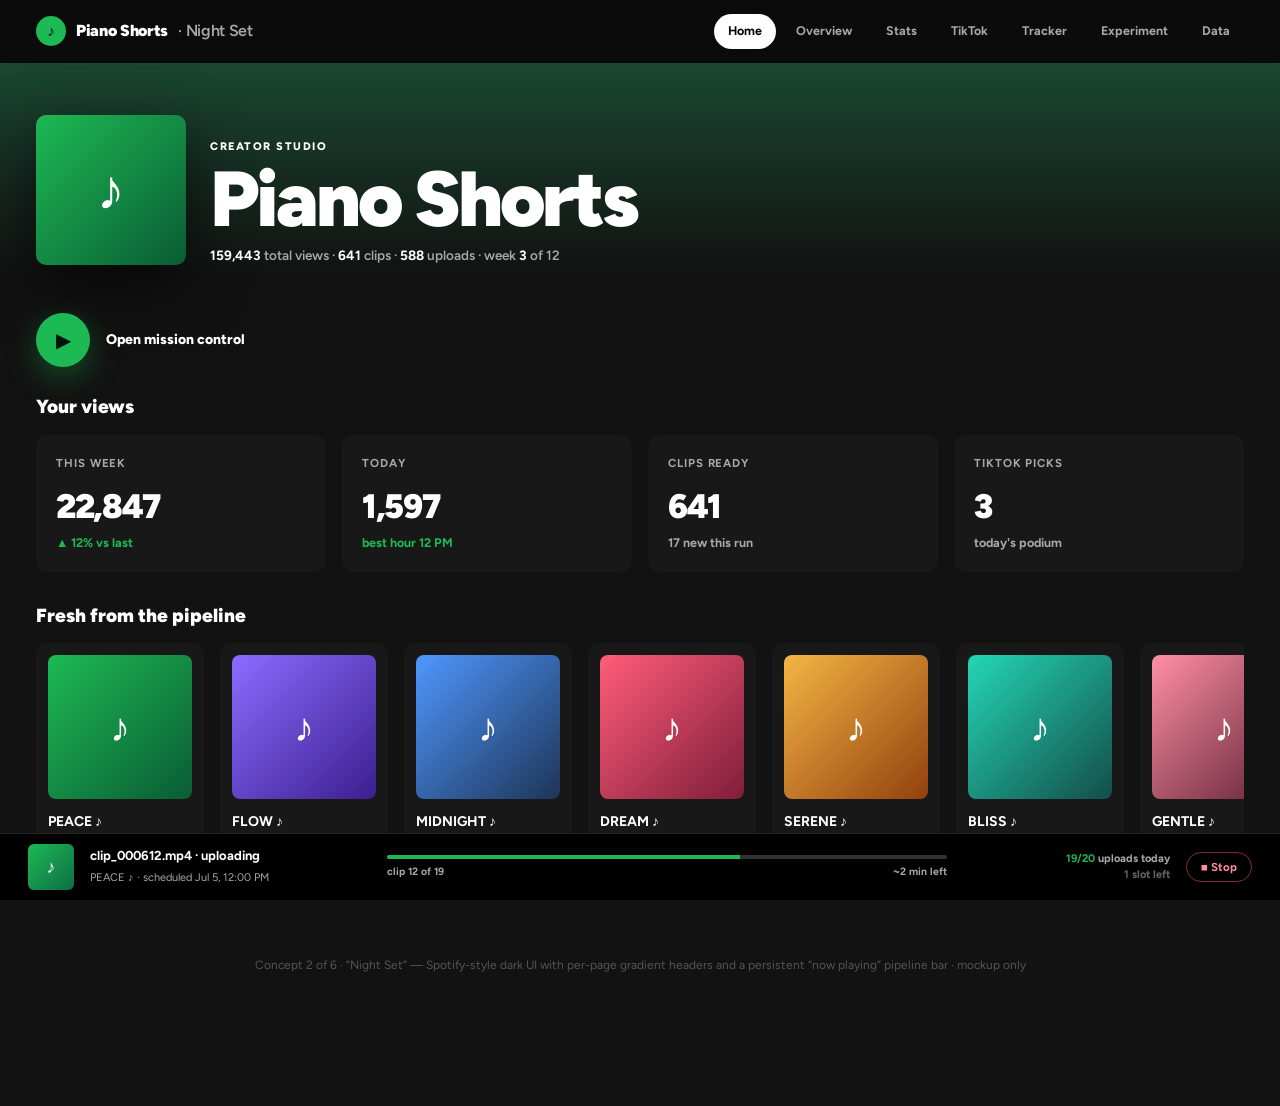
<file: design/concepts/02_night_set.html>
<!doctype html><html lang="en"><head><meta charset="utf-8"><meta name="viewport" content="width=device-width,initial-scale=1">
<title>Concept 2 · Night Set — Piano Shorts</title>
<link href="https://fonts.googleapis.com/css2?family=Figtree:wght@400;600;700;800;900&display=swap" rel="stylesheet">
<style>
:root{--bg:#121212;--card:#181818;--card2:#242424;--ink:#fff;--sub:#a7a7a7;--green:#1db954;--line:rgba(255,255,255,.07)}
*{box-sizing:border-box}body{margin:0;background:var(--bg);color:var(--ink);font:14.5px/1.5 Figtree,sans-serif;-webkit-font-smoothing:antialiased;padding-bottom:96px}
a{color:inherit;text-decoration:none}
.nav{position:sticky;top:0;z-index:9;display:flex;align-items:center;gap:16px;padding:14px clamp(16px,4vw,36px);background:rgba(9,9,9,.78);backdrop-filter:blur(14px)}
.brand{display:flex;align-items:center;gap:10px;font-weight:900;font-size:16px;letter-spacing:-.02em}
.brand .dot{width:30px;height:30px;border-radius:50%;background:var(--green);color:#04140a;display:grid;place-items:center;font-size:15px;font-weight:900}
.tabs{margin-left:auto;display:flex;gap:6px;overflow-x:auto}
.tabs a{font-size:12.5px;font-weight:700;color:var(--sub);padding:8px 14px;border-radius:999px;cursor:pointer;white-space:nowrap;transition:.15s}
.tabs a:hover{color:#fff}.tabs a.on{background:#fff;color:#000}
.page{display:none}.page.on{display:block;animation:up .35s}
@keyframes up{from{opacity:0;transform:translateY(10px)}to{opacity:1}}
.head{padding:52px clamp(16px,4vw,36px) 26px;display:flex;align-items:flex-end;gap:24px;flex-wrap:wrap}
.head .art{width:150px;height:150px;border-radius:10px;box-shadow:0 22px 60px rgba(0,0,0,.6);display:grid;place-items:center;font-size:56px;flex:none}
.head .k{font-size:11px;font-weight:800;text-transform:uppercase;letter-spacing:.14em}
.head h1{font-size:clamp(40px,7vw,78px);font-weight:900;letter-spacing:-.04em;margin:6px 0 8px;line-height:.95}
.head .meta{font-size:13.5px;color:var(--sub);font-weight:600}
.head .meta b{color:#fff}
.body{padding:22px clamp(16px,4vw,36px) 40px}
.actions{display:flex;align-items:center;gap:16px;margin:0 0 26px}
.play{width:54px;height:54px;border-radius:50%;background:var(--green);border:none;color:#04140a;font-size:20px;cursor:pointer;display:grid;place-items:center;transition:.15s;box-shadow:0 10px 30px rgba(29,185,84,.35)}
.play:hover{transform:scale(1.06)}
.ghost{background:none;border:1px solid rgba(255,255,255,.25);color:#fff;font:700 13px Figtree;padding:10px 20px;border-radius:999px;cursor:pointer;transition:.15s}
.ghost:hover{border-color:#fff;transform:scale(1.03)}
.ghost.stop{border-color:rgba(255,90,110,.5);color:#ff8a9c}
.grid{display:grid;gap:16px}.g4{grid-template-columns:repeat(4,1fr)}.g2{grid-template-columns:1.55fr 1fr}
@media(max-width:860px){.g4{grid-template-columns:1fr 1fr}.g2{grid-template-columns:1fr}}
.mt{margin-top:16px}
.card{background:var(--card);border-radius:12px;padding:20px;transition:background .25s}
.card:hover{background:#1f1f1f}
.card h3{margin:0 0 14px;font-size:15px;font-weight:800;letter-spacing:-.01em}
.kpi .l{font-size:11.5px;color:var(--sub);font-weight:700;text-transform:uppercase;letter-spacing:.08em}
.kpi .v{font-size:34px;font-weight:900;letter-spacing:-.04em;margin-top:8px}
.kpi .d{font-size:12.5px;font-weight:700;color:var(--green);margin-top:2px}
.kpi .d.dim{color:var(--sub)}
.shelf{display:flex;gap:16px;overflow-x:auto;padding:6px 2px 14px;scroll-snap-type:x mandatory}
.shelf::-webkit-scrollbar{height:8px}.shelf::-webkit-scrollbar-thumb{background:#333;border-radius:8px}
.salb{flex:0 0 168px;scroll-snap-align:start;background:var(--card);border-radius:10px;padding:12px;cursor:pointer;transition:background .2s;position:relative}
.salb:hover{background:var(--card2)}
.salb .cv{height:144px;border-radius:8px;display:grid;place-items:center;font-size:40px;margin-bottom:12px;position:relative}
.salb .pb{position:absolute;right:20px;top:118px;width:44px;height:44px;border-radius:50%;background:var(--green);color:#04140a;display:grid;place-items:center;font-size:16px;opacity:0;transform:translateY(8px);transition:.25s;box-shadow:0 8px 22px rgba(0,0,0,.5)}
.salb:hover .pb{opacity:1;transform:none}
.salb b{font-size:14px;display:block;white-space:nowrap;overflow:hidden;text-overflow:ellipsis}
.salb small{color:var(--sub);font-size:11.5px}
.trow{display:grid;grid-template-columns:26px 1fr auto auto;gap:14px;align-items:center;padding:9px 12px;border-radius:8px;font-size:13.5px}
.trow:hover{background:rgba(255,255,255,.06)}
.trow .i{color:var(--sub);font-weight:700;text-align:right}
.trow .m b{display:block;font-weight:700}.trow .m small{color:var(--sub);font-size:11.5px}
.trow .v{color:var(--sub);font-weight:600;font-variant-numeric:tabular-nums}
.badge{font-size:10px;font-weight:800;text-transform:uppercase;letter-spacing:.06em;background:rgba(29,185,84,.15);color:var(--green);padding:4px 10px;border-radius:99px}
.badge.b{background:rgba(80,155,255,.15);color:#7ab8ff}
.nowbar{position:fixed;left:0;right:0;bottom:0;z-index:20;background:#000;border-top:1px solid #222;display:flex;align-items:center;gap:16px;padding:10px clamp(14px,3vw,28px)}
.nowbar .cv{width:46px;height:46px;border-radius:6px;background:linear-gradient(135deg,#1db954,#0d6e46);display:grid;place-items:center;font-size:18px;flex:none}
.nowbar .m{min-width:0}.nowbar .m b{display:block;font-size:13px}.nowbar .m small{color:var(--sub);font-size:11px}
.nowbar .mid{flex:1;max-width:560px;margin:0 auto}
.nowbar .pr{height:4px;border-radius:99px;background:#333;overflow:hidden}
.nowbar .pr i{display:block;height:100%;width:63%;background:var(--green)}
.nowbar .lbl{display:flex;justify-content:space-between;font-size:10.5px;color:var(--sub);font-weight:700;margin-top:5px}
.nowbar .q{font-size:11px;color:var(--sub);font-weight:700;text-align:right}
.nowbar .q b{color:var(--green)}
.log{background:#0d0d0d;border-radius:10px;padding:14px 16px;font:12px ui-monospace,Menlo,monospace;color:#8a938c;max-height:170px;overflow:auto}
.log .ok{color:#3ddc74}.log .err{color:#ff6b81}.log b{color:#555;font-weight:500}
.eq{display:inline-flex;gap:2px;align-items:flex-end;height:14px;margin-right:8px}
.eq i{width:3px;background:var(--green);animation:eq 1s ease-in-out infinite}
.eq i:nth-child(2){animation-delay:.2s}.eq i:nth-child(3){animation-delay:.4s}
@keyframes eq{0%,100%{height:4px}50%{height:14px}}
.wkrow{display:flex;gap:6px;margin:14px 0}
.wkrow i{flex:1;height:52px;border-radius:6px;background:#242424;display:grid;place-items:center;font:700 11px Figtree;color:var(--sub);font-style:normal}
.wkrow i.done{background:#123a24;color:#3ddc74}.wkrow i.live{background:var(--green);color:#04140a;box-shadow:0 0 24px rgba(29,185,84,.5)}
table{width:100%;border-collapse:collapse;font-size:13px}
th{text-align:left;font-size:10px;text-transform:uppercase;letter-spacing:.08em;color:var(--sub);padding:10px 12px;border-bottom:1px solid var(--line)}
td{padding:11px 12px;border-bottom:1px solid var(--line)}
tr:hover td{background:rgba(255,255,255,.04)}
.chip{font-size:11.5px;font-weight:800;background:#242424;border-radius:99px;padding:6px 14px;color:var(--sub);cursor:pointer}
.chip.on{background:#fff;color:#000}
.note{margin:36px auto;text-align:center;color:#555;font-size:12px}
</style></head><body>
<nav class="nav"><span class="brand"><span class="dot">♪</span>Piano Shorts <span style="color:var(--sub);font-weight:600">· Night Set</span></span>
<div class="tabs" id="tabs"><a data-p="home" class="on">Home</a><a data-p="overview">Overview</a><a data-p="stats">Stats</a><a data-p="tiktok">TikTok</a><a data-p="tracker">Tracker</a><a data-p="experiment">Experiment</a><a data-p="data">Data</a></div></nav>

<section class="page on" id="home">
<div class="head" style="background:linear-gradient(180deg,#1a4731,var(--bg) 92%)">
<div class="art" style="background:linear-gradient(135deg,#1db954,#0a5c33)">♪</div>
<div><span class="k">Creator studio</span><h1>Piano Shorts</h1>
<div class="meta"><b>159,443</b> total views · <b>641</b> clips · <b>588</b> uploads · week <b>3</b> of 12</div></div></div>
<div class="body">
<div class="actions"><button class="play" data-go="overview">▶</button><span style="font-weight:800;font-size:14px">Open mission control</span></div>
<h3 style="font-size:19px;font-weight:900;margin:10px 0 14px">Your views</h3>
<div class="grid g4">
<div class="card kpi" data-go="stats" style="cursor:pointer"><div class="l">This week</div><div class="v">22,847</div><div class="d">▲ 12% vs last</div></div>
<div class="card kpi" data-go="stats" style="cursor:pointer"><div class="l">Today</div><div class="v">1,597</div><div class="d">best hour 12 PM</div></div>
<div class="card kpi" data-go="tracker" style="cursor:pointer"><div class="l">Clips ready</div><div class="v">641</div><div class="d dim">17 new this run</div></div>
<div class="card kpi" data-go="tiktok" style="cursor:pointer"><div class="l">TikTok picks</div><div class="v">3</div><div class="d dim">today's podium</div></div></div>
<h3 style="font-size:19px;font-weight:900;margin:30px 0 6px">Fresh from the pipeline</h3>
<div class="shelf" id="shelf1"></div></div></section>

<section class="page" id="overview">
<div class="head" style="background:linear-gradient(180deg,#0f3d64,var(--bg) 92%)">
<div class="art" style="background:linear-gradient(135deg,#4f97ff,#1d3557)">▦</div>
<div><span class="k">Playlist · auto-updating</span><h1>Overview</h1>
<div class="meta">Piano Shorts studio · <b>19</b> uploaded today · next post <b>12:00 PM</b></div></div></div>
<div class="body">
<div class="actions"><button class="play">＋</button><span style="font-weight:800">Clip + Upload</span><button class="ghost">↻ Refresh</button><button class="ghost stop">■ Stop run</button></div>
<div class="grid g2">
<div class="card"><h3><span class="eq"><i></i><i></i><i></i></span>Total channel views</h3>
<div style="font-size:clamp(44px,6vw,68px);font-weight:900;letter-spacing:-.04em">159,443</div>
<p style="color:var(--sub);font-weight:600;margin:6px 0 0">+<b style="color:var(--green)">1,597</b> today · gains by hour</p>
<svg viewBox="0 0 700 190" style="width:100%;margin-top:16px" id="c1"></svg></div>
<div class="card"><h3>Live activity</h3>
<div class="log">
<div><b>10:19</b> <span class="ok">✔ Uploaded clip_000612 → k2Xw9…</span></div>
<div><b>10:18</b> Generated clip_000617.mp4</div>
<div><b>10:17</b> Generated clip_000616.mp4</div>
<div><b>10:15</b> <span class="ok">✔ Uploaded clip_000611 → p9Lm2…</span></div>
<div><b>10:14</b> <span class="err">✘ quota check: 1 upload left today</span></div>
<div><b>10:12</b> Scanning input folder…</div></div>
<div style="display:flex;gap:10px;margin-top:14px;flex-wrap:wrap">
<span class="badge">19 / 20 uploads today</span><span class="badge b">Run: clip 12 of 19</span><span class="badge b">~2 min left</span></div></div></div>
<div class="grid g4 mt">
<div class="card kpi"><div class="l">Input videos</div><div class="v">0</div></div>
<div class="card kpi"><div class="l">Clips ready</div><div class="v">641</div></div>
<div class="card kpi"><div class="l">Next post</div><div class="v" style="font-size:18px;margin-top:14px">Jul 5 · 12 PM</div></div>
<div class="card kpi"><div class="l">Uploaded today</div><div class="v">19</div></div></div></div></section>

<section class="page" id="stats">
<div class="head" style="background:linear-gradient(180deg,#5b21b6,var(--bg) 92%)">
<div class="art" style="background:linear-gradient(135deg,#8b6cff,#3b1f8f)">▮▮</div>
<div><span class="k">Performance center</span><h1>Stats</h1>
<div class="meta"><b>159,443</b> views · <b>4.32%</b> engagement · <b>588</b> tracked clips</div></div></div>
<div class="body">
<div class="actions"><button class="play">↻</button><span style="font-weight:800">Refresh stats</span><button class="ghost">Data-science tracker</button></div>
<div class="grid g4">
<div class="card kpi"><div class="l">Total views</div><div class="v">159,443</div><div class="d">▲ 1,597 today</div></div>
<div class="card kpi"><div class="l">Tracked clips</div><div class="v">588</div><div class="d dim">641 ready</div></div>
<div class="card kpi"><div class="l">Uploads</div><div class="v">588</div><div class="d">▲ 19 today</div></div>
<div class="card kpi"><div class="l">Engagement</div><div class="v">4.32%</div><div class="d dim">6.4k likes</div></div></div>
<div class="grid g2 mt">
<div class="card"><h3>Views · last 7 days</h3><svg viewBox="0 0 700 200" style="width:100%" id="c2"></svg></div>
<div class="card"><h3>Top performers</h3><div id="top1"></div></div></div>
<div class="card mt"><h3>Up next in the queue</h3>
<div class="trow"><span class="i"><span class="eq"><i></i><i></i><i></i></span></span><div class="m"><b>GENTLE ♪</b><small>clip_000618.mp4</small></div><span class="v">Jul 5 · 12:00 PM</span><span class="badge b">scheduled</span></div>
<div class="trow"><span class="i">2</span><div class="m"><b>BLISS ♪</b><small>clip_000619.mp4</small></div><span class="v">Jul 5 · 1:00 PM</span><span class="badge b">scheduled</span></div>
<div class="trow"><span class="i">3</span><div class="m"><b>WANDER ♪</b><small>clip_000620.mp4</small></div><span class="v">Jul 5 · 2:00 PM</span><span class="badge b">scheduled</span></div></div></div></section>

<section class="page" id="tiktok">
<div class="head" style="background:linear-gradient(180deg,#7f1d3a,var(--bg) 92%)">
<div class="art" style="background:linear-gradient(135deg,#ff5d78,#7f1d3a)">♫</div>
<div><span class="k">Daily podium</span><h1>TikTok Candidates</h1>
<div class="meta">YouTube winners worth reposting — <b>download & post yourself</b></div></div></div>
<div class="body">
<div class="actions"><button class="play">↗</button><span style="font-weight:800">Open TikTok Studio</span><button class="ghost">↓ CSV</button></div>
<h3 style="font-weight:900;margin:6px 0 14px">Today · July 5</h3>
<div class="shelf" id="shelf2"></div>
<h3 style="font-weight:900;margin:20px 0 14px;color:var(--sub)">Yesterday · July 4</h3>
<div class="shelf" id="shelf3"></div></div></section>

<section class="page" id="tracker">
<div class="head" style="background:linear-gradient(180deg,#92400e,var(--bg) 92%)">
<div class="art" style="background:linear-gradient(135deg,#f5b544,#92400e)">▤</div>
<div><span class="k">Library</span><h1>Video Tracker</h1>
<div class="meta"><b>641</b> clips · <b>588</b> tracked · <b>402</b> with 24h data</div></div></div>
<div class="body">
<div class="actions"><button class="play">↓</button><span style="font-weight:800">Download tracker CSV</span></div>
<h3 style="font-weight:900;margin:6px 0 6px">Recent clips</h3>
<div class="shelf" id="shelf4"></div></div></section>

<section class="page" id="experiment">
<div class="head" style="background:linear-gradient(180deg,#065f46,var(--bg) 92%)">
<div class="art" style="background:linear-gradient(135deg,#24d6b6,#065f46)">◎</div>
<div><span class="k">Data-science project</span><h1>12-Week Experiment</h1>
<div class="meta">Week <b>3</b> of 12 · primary metric: <b>24h views</b></div></div></div>
<div class="body">
<div class="card"><h3>The octave · each key is a week</h3><div class="wkrow" id="wk1"></div></div>
<div class="card mt"><h3>Wk 3–4 · Posting-time test <span class="badge">live</span></h3>
<p style="color:var(--sub);margin:0">9 AM–3 PM vs 4 PM–9 PM. Random assignment, two-sample t-test on 24h views, effect size + 95% CI.</p></div>
<div class="card mt" style="opacity:.65"><h3>Wk 5–6 · Caption test <span class="badge b">next</span></h3>
<p style="color:var(--sub);margin:0">Emotional vs energy caption words. Logistic regression controlling for posting hour.</p></div></div></section>

<section class="page" id="data">
<div class="head" style="background:linear-gradient(180deg,#134e4a,var(--bg) 92%)">
<div class="art" style="background:linear-gradient(135deg,#24d6b6,#134e4a)">≣</div>
<div><span class="k">Experiment data</span><h1>Data Tracker</h1>
<div class="meta"><b>641</b> tagged clips · filter by week like a playlist</div></div></div>
<div class="body">
<div style="display:flex;gap:8px;margin-bottom:16px;flex-wrap:wrap">
<span class="chip on">All weeks</span><span class="chip">Week 0</span><span class="chip">Week 1</span><span class="chip">Week 2</span><span class="chip">Week 3 ●</span></div>
<div class="card" style="padding:6px 0"><table>
<tr><th>#</th><th>Clip</th><th>Caption</th><th>Group</th><th>24h views</th><th>Live views</th><th>High perf.</th></tr>
<tr><td>1</td><td>clip_000612</td><td>PEACE</td><td>AM</td><td>987</td><td>1,204</td><td style="color:var(--green)">★ Yes</td></tr>
<tr><td>2</td><td>clip_000611</td><td>FLOW</td><td>PM</td><td>512</td><td>640</td><td style="color:var(--sub)">No</td></tr>
<tr><td>3</td><td>clip_000610</td><td>MIDNIGHT</td><td>AM</td><td>1,733</td><td>2,180</td><td style="color:var(--green)">★ Yes</td></tr>
<tr><td>4</td><td>clip_000586</td><td>SERENE</td><td>PM</td><td>301</td><td>455</td><td style="color:var(--sub)">No</td></tr>
</table></div></div></section>

<p class="note">Concept 2 of 6 · “Night Set” — Spotify-style dark UI with per-page gradient headers and a persistent “now playing” pipeline bar · mockup only</p>

<div class="nowbar">
<div class="cv">♪</div>
<div class="m"><b>clip_000612.mp4 · uploading</b><small>PEACE ♪ · scheduled Jul 5, 12:00 PM</small></div>
<div class="mid"><div class="pr"><i></i></div><div class="lbl"><span>clip 12 of 19</span><span>~2 min left</span></div></div>
<div class="q"><b>19/20</b> uploads today<br><span style="color:#666">1 slot left</span></div>
<button class="ghost stop" style="padding:7px 14px;font-size:11.5px">■ Stop</button>
</div>
<script>
function go(p){document.querySelectorAll('.page').forEach(s=>s.classList.toggle('on',s.id===p));
document.querySelectorAll('#tabs a').forEach(a=>a.classList.toggle('on',a.dataset.p===p));window.scrollTo(0,0);}
document.querySelectorAll('#tabs a').forEach(a=>a.addEventListener('click',()=>go(a.dataset.p)));
document.querySelectorAll('[data-go]').forEach(t=>t.addEventListener('click',()=>go(t.dataset.go)));
function bars(id,data,color,labels){const el=document.getElementById(id);if(!el)return;const W=700,H=el.viewBox.baseVal.height,pb=24,max=Math.max(...data);let s='';
const slot=W/data.length,bw=Math.min(44,slot*.62);
data.forEach((v,i)=>{const h=(v/max)*(H-pb-10),x=slot*i+(slot-bw)/2,y=H-pb-h;
s+=`<rect x="${x}" y="${y}" width="${bw}" height="${h}" rx="4" fill="${color}" opacity="${.4+.6*(v/max)}"/>`;
s+=`<text x="${x+bw/2}" y="${H-6}" text-anchor="middle" font-size="10" fill="#a7a7a7" font-family="Figtree">${labels[i]||''}</text>`;});el.innerHTML=s;}
bars('c1',[420,180,90,260,510,880,1240,975,640,410,720,530,380],'#1db954',['Night','9A','10A','11A','12P','1P','2P','3P','4P','5P','6P','7P','8P']);
bars('c2',[2100,3400,2800,4100,3650,5200,1597],'#8b6cff',['Jun29','30','Jul1','2','3','4','5']);
const G=[['#1db954','#0a5c33'],['#8b6cff','#3b1f8f'],['#4f97ff','#1d3557'],['#ff5d78','#7f1d3a'],['#f5b544','#92400e'],['#24d6b6','#134e4a'],['#ff8fa3','#5a1e33']];
const N=['PEACE','FLOW','MIDNIGHT','DREAM','SERENE','BLISS','GENTLE'];
function shelf(id,withDl){const el=document.getElementById(id);if(!el)return;
el.innerHTML=N.map((n,i)=>`<div class="salb"><div class="cv" style="background:linear-gradient(135deg,${G[i][0]},${G[i][1]})">♪</div><span class="pb">${withDl?'↓':'▶'}</span><b>${n} ♪</b><small>clip_0006${10+i} · ${(Math.random()*9+1).toFixed(1)}k views</small></div>`).join('');}
shelf('shelf1');shelf('shelf2',true);shelf('shelf3',true);shelf('shelf4');
document.getElementById('top1').innerHTML=[['PEACE','12,480'],['MIDNIGHT','9,872'],['FLOW','8,455'],['SERENE','7,210'],['DREAM','6,904']].map((r,i)=>`<div class="trow"><span class="i">${i+1}</span><div class="m"><b>${r[0]} ♪</b><small>clip_000${488+i*12}.mp4</small></div><span class="v">${r[1]}</span><span class="badge">${(4+Math.random()*2).toFixed(1)}% eng</span></div>`).join('');
document.getElementById('wk1').innerHTML=Array.from({length:12},(_,i)=>`<i class="${i<2?'done':i===2?'live':''}">${i+1}</i>`).join('');
</script></body></html>
</file>
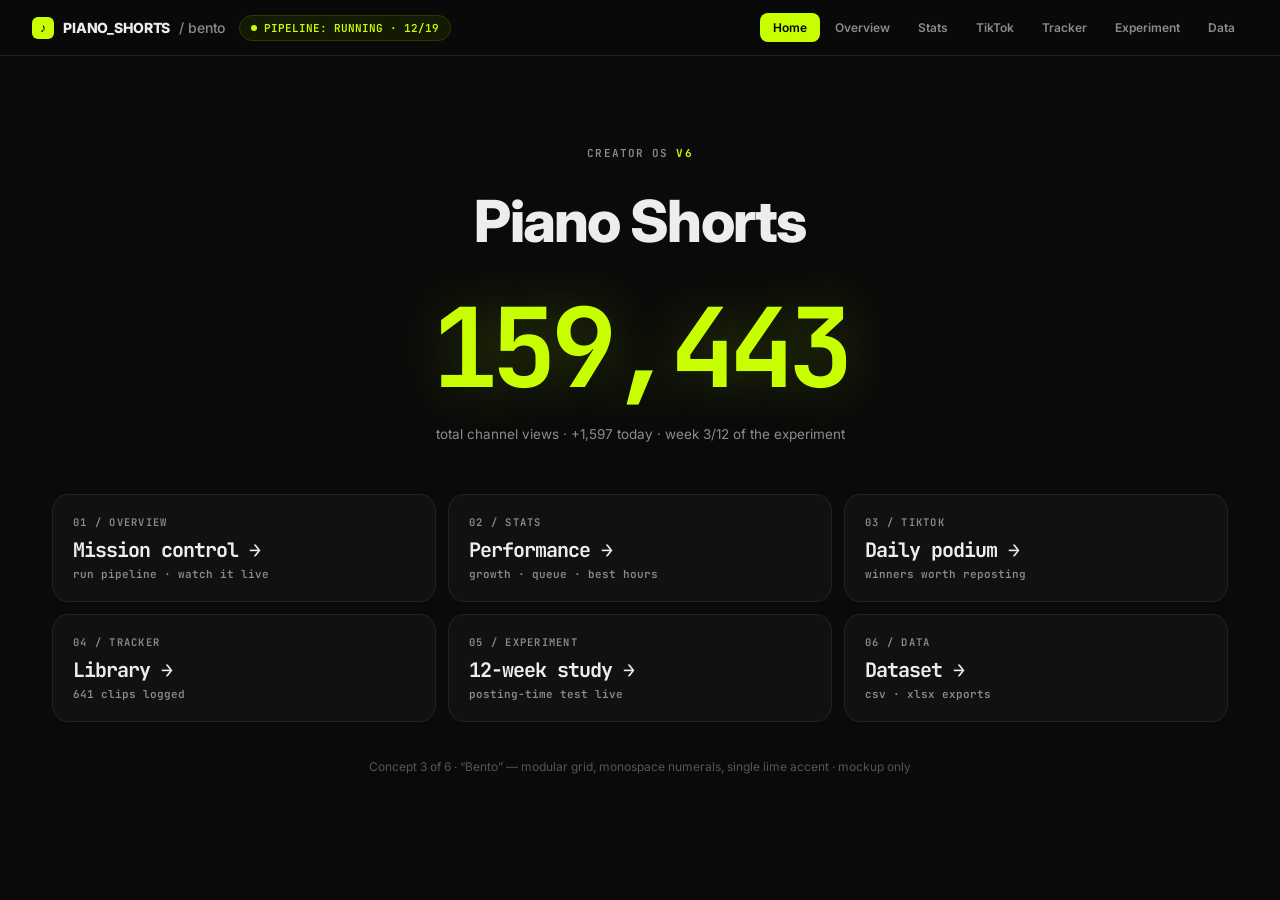
<file: design/concepts/03_bento.html>
<!doctype html><html lang="en"><head><meta charset="utf-8"><meta name="viewport" content="width=device-width,initial-scale=1">
<title>Concept 3 · Bento — Piano Shorts</title>
<link href="https://fonts.googleapis.com/css2?family=Inter:wght@400;500;600;700;800&family=JetBrains+Mono:wght@500;700&display=swap" rel="stylesheet">
<style>
:root{--bg:#0a0a0a;--card:#111112;--ink:#ededed;--sub:#8a8a93;--line:#222226;--lime:#c8ff00;--red:#ff4d6d;--blue:#5ba8ff;--mono:'JetBrains Mono',ui-monospace,monospace}
*{box-sizing:border-box}body{margin:0;background:var(--bg);color:var(--ink);font:14px/1.5 Inter,sans-serif;-webkit-font-smoothing:antialiased}
a{color:inherit;text-decoration:none}
.nav{position:sticky;top:0;z-index:9;display:flex;align-items:center;gap:14px;padding:13px clamp(16px,3vw,32px);background:rgba(10,10,10,.85);backdrop-filter:blur(12px);border-bottom:1px solid var(--line)}
.brand{font-weight:800;font-size:14px;letter-spacing:-.01em;display:flex;align-items:center;gap:9px}
.brand .sq{width:22px;height:22px;border-radius:6px;background:var(--lime);color:#000;display:grid;place-items:center;font-size:12px;font-weight:800}
.status{display:flex;align-items:center;gap:7px;font:600 11px var(--mono);color:var(--lime);border:1px solid #2a3a00;background:#141a02;padding:5px 11px;border-radius:99px}
.status .d{width:6px;height:6px;border-radius:50%;background:var(--lime);animation:bl 1.6s infinite}
@keyframes bl{50%{opacity:.3}}
.tabs{margin-left:auto;display:flex;gap:2px;overflow-x:auto}
.tabs a{font:600 12px Inter;color:var(--sub);padding:7px 13px;border-radius:8px;cursor:pointer;white-space:nowrap}
.tabs a:hover{color:var(--ink);background:#1a1a1c}
.tabs a.on{color:#000;background:var(--lime)}
.wrap{max-width:1240px;margin:0 auto;padding:26px clamp(14px,3vw,32px) 70px}
.page{display:none}.page.on{display:block;animation:f .3s}
@keyframes f{from{opacity:0}to{opacity:1}}
.crumb{font:600 11px var(--mono);color:var(--sub);text-transform:uppercase;letter-spacing:.1em;margin:4px 0 18px}
.crumb b{color:var(--lime)}
.bento{display:grid;grid-template-columns:repeat(12,1fr);gap:12px}
.b{background:var(--card);border:1px solid var(--line);border-radius:16px;padding:20px;position:relative;overflow:hidden;transition:border-color .2s}
.b:hover{border-color:#3a3a40}
.b .l{font:600 10.5px var(--mono);text-transform:uppercase;letter-spacing:.12em;color:var(--sub)}
.b .v{font:700 34px var(--mono);letter-spacing:-.05em;margin-top:10px}
.b .v em{font-style:normal;color:var(--lime)}
.b .d{font:600 11px var(--mono);margin-top:4px;color:var(--lime)}
.b .d.dim{color:var(--sub)}.b .d.red{color:var(--red)}
.s12{grid-column:span 12}.s8{grid-column:span 8}.s6{grid-column:span 6}.s4{grid-column:span 4}.s3{grid-column:span 3}
@media(max-width:900px){.s8,.s6{grid-column:span 12}.s4,.s3{grid-column:span 6}}
@media(max-width:560px){.s4,.s3{grid-column:span 12}}
h1{font-size:clamp(24px,3.4vw,34px);font-weight:800;letter-spacing:-.03em;margin:0 0 2px}
.sub{color:var(--sub);font-size:13.5px;margin:0 0 20px}
.btn{display:inline-flex;align-items:center;gap:7px;font:700 12.5px Inter;border:1px solid var(--line);background:#161618;color:var(--ink);padding:9px 16px;border-radius:10px;cursor:pointer;transition:.15s}
.btn:hover{border-color:#444}
.btn.pri{background:var(--lime);color:#000;border-color:var(--lime)}
.btn.pri:hover{box-shadow:0 0 24px rgba(200,255,0,.3)}
.btn.stop{color:var(--red);border-color:#3a1520}
.toprow{display:flex;justify-content:space-between;align-items:flex-end;gap:14px;flex-wrap:wrap;margin-bottom:18px}
.actions{display:flex;gap:8px;flex-wrap:wrap}
.spark{position:absolute;right:0;bottom:0;left:0;height:44px;opacity:.85}
.prog{height:8px;border-radius:99px;background:#1c1c20;overflow:hidden;margin:14px 0 8px}
.prog i{display:block;height:100%;width:63%;background:var(--lime);border-radius:99px;box-shadow:0 0 16px rgba(200,255,0,.4)}
.plbl{display:flex;justify-content:space-between;font:600 11px var(--mono);color:var(--sub)}
.log{font:12px var(--mono);color:#7d8087;max-height:180px;overflow:auto;line-height:1.9}
.log .ok{color:#9dff57}.log .err{color:var(--red)}.log .t{color:#4a4a52;margin-right:8px}
.rk{display:flex;align-items:center;gap:12px;padding:9px 0;border-bottom:1px solid var(--line);font-size:13px}
.rk:last-child{border:none}
.rk .n{font:700 12px var(--mono);color:var(--lime);width:18px}
.rk .m{flex:1}.rk .m small{display:block;color:var(--sub);font:11px var(--mono)}
.rk .v{font:700 13px var(--mono)}
.hours{display:flex;align-items:flex-end;gap:6px;height:130px;margin-top:14px}
.hours i{flex:1;background:#26262c;border-radius:5px 5px 2px 2px;position:relative;transition:.2s;font-style:normal}
.hours i.hot{background:var(--lime);box-shadow:0 0 20px rgba(200,255,0,.35)}
.hours i:hover{transform:translateY(-3px)}
.hours i span{position:absolute;bottom:-18px;left:0;right:0;text-align:center;font:600 9px var(--mono);color:var(--sub)}
.tag{display:inline-block;font:700 10px var(--mono);text-transform:uppercase;letter-spacing:.08em;padding:4px 10px;border-radius:6px;background:#1c1c20;color:var(--sub);margin:0 6px 6px 0}
.tag.on{background:#1e2a02;color:var(--lime)}
.tag.b{background:#0f1d2e;color:var(--blue)}
table{width:100%;border-collapse:collapse;font:12.5px var(--mono)}
th{text-align:left;font:600 10px var(--mono);text-transform:uppercase;letter-spacing:.1em;color:var(--sub);padding:10px 12px;border-bottom:1px solid var(--line)}
td{padding:10px 12px;border-bottom:1px solid var(--line)}
tr:hover td{background:#151517}
.wk{display:flex;gap:5px;margin-top:14px}
.wk i{flex:1;height:40px;border-radius:7px;background:#1c1c20;display:grid;place-items:center;font:700 10px var(--mono);color:var(--sub);font-style:normal}
.wk i.done{background:#1e2a02;color:#9dff57}.wk i.live{background:var(--lime);color:#000}
.lib{display:grid;grid-template-columns:repeat(auto-fill,minmax(140px,1fr));gap:10px}
.alb{border:1px solid var(--line);border-radius:12px;overflow:hidden;background:#141416;cursor:pointer;transition:.2s}
.alb:hover{border-color:var(--lime)}
.alb .cv{height:86px;display:grid;place-items:center;font-size:24px;color:rgba(255,255,255,.85)}
.alb .meta{padding:9px 11px}.alb .meta b{font-size:12px;display:block}.alb .meta small{color:var(--sub);font:10px var(--mono)}
.home-hero{padding:60px 0 30px;text-align:center}
.home-hero h1{font-size:clamp(36px,6vw,58px)}
.home-hero .big{font:700 clamp(52px,9vw,110px) var(--mono);letter-spacing:-.06em;color:var(--lime);text-shadow:0 0 60px rgba(200,255,0,.25);margin:10px 0 4px}
.note{margin:36px auto 0;text-align:center;color:#555;font-size:12px}
.pcard{text-align:center}
.pcard .med{font-size:22px}.pcard b{display:block;margin:6px 0 2px;font-size:15px}.pcard small{color:var(--sub);font:10.5px var(--mono)}
</style></head><body>
<nav class="nav"><span class="brand"><span class="sq">♪</span>PIANO_SHORTS <span style="color:var(--sub);font-weight:500">/ bento</span></span>
<span class="status"><span class="d"></span>PIPELINE: RUNNING · 12/19</span>
<div class="tabs" id="tabs"><a data-p="home" class="on">Home</a><a data-p="overview">Overview</a><a data-p="stats">Stats</a><a data-p="tiktok">TikTok</a><a data-p="tracker">Tracker</a><a data-p="experiment">Experiment</a><a data-p="data">Data</a></div></nav>
<div class="wrap">

<section class="page on" id="home">
<div class="home-hero"><div class="crumb" style="text-align:center">CREATOR OS <b>v6</b></div>
<h1>Piano Shorts</h1><div class="big">159,443</div>
<p class="sub" style="text-align:center">total channel views · +1,597 today · week 3/12 of the experiment</p></div>
<div class="bento">
<div class="b s4" data-go="overview" style="cursor:pointer"><div class="l">01 / Overview</div><div class="v" style="font-size:20px;margin-top:8px">Mission control →</div><div class="d dim">run pipeline · watch it live</div></div>
<div class="b s4" data-go="stats" style="cursor:pointer"><div class="l">02 / Stats</div><div class="v" style="font-size:20px;margin-top:8px">Performance →</div><div class="d dim">growth · queue · best hours</div></div>
<div class="b s4" data-go="tiktok" style="cursor:pointer"><div class="l">03 / TikTok</div><div class="v" style="font-size:20px;margin-top:8px">Daily podium →</div><div class="d dim">winners worth reposting</div></div>
<div class="b s4" data-go="tracker" style="cursor:pointer"><div class="l">04 / Tracker</div><div class="v" style="font-size:20px;margin-top:8px">Library →</div><div class="d dim">641 clips logged</div></div>
<div class="b s4" data-go="experiment" style="cursor:pointer"><div class="l">05 / Experiment</div><div class="v" style="font-size:20px;margin-top:8px">12-week study →</div><div class="d dim">posting-time test live</div></div>
<div class="b s4" data-go="data" style="cursor:pointer"><div class="l">06 / Data</div><div class="v" style="font-size:20px;margin-top:8px">Dataset →</div><div class="d dim">csv · xlsx exports</div></div>
</div></section>

<section class="page" id="overview">
<div class="crumb">PIANO_SHORTS / <b>OVERVIEW</b></div>
<div class="toprow"><div><h1>Mission control</h1><p class="sub">Everything the pipeline is doing, in real time.</p></div>
<div class="actions"><button class="btn pri">＋ CLIP + UPLOAD</button><button class="btn">↻ REFRESH</button><button class="btn stop">■ STOP</button></div></div>
<div class="bento">
<div class="b s8"><div class="l">Total channel views</div><div class="v" style="font-size:clamp(40px,5vw,62px)">159,<em>443</em></div>
<div class="d">▲ 1,597 TODAY · BEST HOUR 12:00</div><svg class="spark" viewBox="0 0 400 44" preserveAspectRatio="none" id="sp1"></svg></div>
<div class="b s4"><div class="l">Run progress</div>
<div class="prog"><i></i></div><div class="plbl"><span>UPLOADING 12/19</span><span>~2 MIN LEFT</span></div>
<div style="margin-top:16px" class="l">Quota</div>
<div class="prog" style="margin-top:8px"><i style="width:95%;background:linear-gradient(90deg,var(--lime),var(--red))"></i></div>
<div class="plbl"><span>19/20 UPLOADS TODAY</span><span class="red" style="color:var(--red)">1 LEFT</span></div></div>
<div class="b s3"><div class="l">Input videos</div><div class="v">0</div><div class="d dim">FOLDER CLEAR</div></div>
<div class="b s3"><div class="l">Clips ready</div><div class="v">641</div><div class="d">+17 THIS RUN</div></div>
<div class="b s3"><div class="l">Next post</div><div class="v" style="font-size:19px;margin-top:16px">12:00 PM</div><div class="d dim">JUL 5 · AUTO</div></div>
<div class="b s3"><div class="l">Uploaded today</div><div class="v">19</div><div class="d red">QUOTA NEARLY FULL</div></div>
<div class="b s12"><div class="l" style="margin-bottom:10px">Live log · <span style="color:var(--lime)">streaming</span></div>
<div class="log">
<div><span class="t">10:19:44</span><span class="ok">✔ uploaded clip_000612.mp4 → yt:k2Xw9pQ</span></div>
<div><span class="t">10:18:24</span>generated clip_000617.mp4 (27.4s, 1080×1920)</div>
<div><span class="t">10:17:26</span>generated clip_000616.mp4 (24.1s, 1080×1920)</div>
<div><span class="t">10:15:46</span><span class="ok">✔ uploaded clip_000611.mp4 → yt:p9Lm2xD</span></div>
<div><span class="t">10:14:02</span><span class="err">✘ upload failed clip_000610.mp4 — retry queued</span></div>
<div><span class="t">10:12:19</span>scanning input/ … 1 video found (14:32 min)</div></div></div>
</div></section>

<section class="page" id="stats">
<div class="crumb">PIANO_SHORTS / <b>STATS</b></div>
<div class="toprow"><div><h1>Performance</h1><p class="sub">Where and when your clips actually land.</p></div>
<div class="actions"><button class="btn">DATASET</button><button class="btn pri">↻ REFRESH STATS</button></div></div>
<div class="bento">
<div class="b s3"><div class="l">Total views</div><div class="v">159,443</div><div class="d">▲ 1,597</div></div>
<div class="b s3"><div class="l">Tracked clips</div><div class="v">588</div><div class="d dim">641 READY</div></div>
<div class="b s3"><div class="l">Uploads</div><div class="v">588</div><div class="d">▲ 19 TODAY</div></div>
<div class="b s3"><div class="l">Engagement</div><div class="v">4.32<em>%</em></div><div class="d dim">6,412 LIKES</div></div>
<div class="b s8"><div class="l">Views gained · 7 days</div><svg viewBox="0 0 700 210" style="width:100%;margin-top:12px" id="c2"></svg></div>
<div class="b s4"><div class="l">Top performers</div>
<div style="margin-top:10px">
<div class="rk"><span class="n">01</span><div class="m">PEACE ♪<small>clip_000512</small></div><span class="v">12,480</span></div>
<div class="rk"><span class="n">02</span><div class="m">MIDNIGHT ♪<small>clip_000488</small></div><span class="v">9,872</span></div>
<div class="rk"><span class="n">03</span><div class="m">FLOW ♪<small>clip_000531</small></div><span class="v">8,455</span></div>
<div class="rk"><span class="n">04</span><div class="m">SERENE ♪<small>clip_000466</small></div><span class="v">7,210</span></div></div></div>
<div class="b s6"><div class="l">Best posting hours</div>
<div class="hours" id="h1"></div></div>
<div class="b s6"><div class="l">Upcoming queue · 192 scheduled</div>
<div style="margin-top:10px">
<div class="rk"><span class="n">▶</span><div class="m">GENTLE ♪<small>clip_000618 · Jul 5, 12:00 PM</small></div><span class="tag b">SCHEDULED</span></div>
<div class="rk"><span class="n">02</span><div class="m">BLISS ♪<small>clip_000619 · Jul 5, 1:00 PM</small></div><span class="tag b">SCHEDULED</span></div>
<div class="rk"><span class="n">03</span><div class="m">WANDER ♪<small>clip_000620 · Jul 5, 2:00 PM</small></div><span class="tag b">SCHEDULED</span></div></div></div>
</div></section>

<section class="page" id="tiktok">
<div class="crumb">PIANO_SHORTS / <b>TIKTOK</b></div>
<div class="toprow"><div><h1>Daily podium</h1><p class="sub">Download a winner, post it yourself. Nothing goes out automatically.</p></div>
<div class="actions"><button class="btn pri">↗ OPEN TIKTOK STUDIO</button><button class="btn">↓ CSV</button></div></div>
<div class="bento">
<div class="b s4 pcard"><div class="med">🥈</div><b>MIDNIGHT ♪</b><small>clip_000488.mp4</small><div class="v" style="font-size:24px">9,872</div><div class="d dim">512 LIKES · 5.2% ENG</div><button class="btn" style="width:100%;justify-content:center;margin-top:12px">↓ DOWNLOAD</button></div>
<div class="b s4 pcard" style="border-color:var(--lime)"><div class="med">🥇</div><b>PEACE ♪</b><small>clip_000512.mp4</small><div class="v" style="font-size:28px;color:var(--lime)">12,480</div><div class="d dim">731 LIKES · 5.9% ENG</div><button class="btn pri" style="width:100%;justify-content:center;margin-top:12px">↓ DOWNLOAD</button></div>
<div class="b s4 pcard"><div class="med">🥉</div><b>FLOW ♪</b><small>clip_000531.mp4</small><div class="v" style="font-size:24px">8,455</div><div class="d dim">402 LIKES · 4.8% ENG</div><button class="btn" style="width:100%;justify-content:center;margin-top:12px">↓ DOWNLOAD</button></div>
<div class="b s12"><div class="l">Yesterday · Jul 4</div><div style="display:flex;gap:24px;margin-top:12px;flex-wrap:wrap;font:12px var(--mono);color:var(--sub)">
<span>🥇 DREAM ♪ — 11,204 views</span><span>🥈 SERENE ♪ — 8,730 views</span><span>🥉 VIBE ♪ — 7,411 views</span></div></div>
</div></section>

<section class="page" id="tracker">
<div class="crumb">PIANO_SHORTS / <b>TRACKER</b></div>
<div class="toprow"><div><h1>Library</h1><p class="sub">Every clip logged by the automation.</p></div>
<div class="actions"><button class="btn pri">↓ TRACKER CSV</button></div></div>
<div class="bento">
<div class="b s4"><div class="l">Clips in library</div><div class="v">641</div></div>
<div class="b s4"><div class="l">Tracked on YouTube</div><div class="v">588</div></div>
<div class="b s4"><div class="l">With 24h data</div><div class="v">402</div></div>
<div class="b s12"><div class="l" style="margin-bottom:12px">Recent clips</div><div class="lib" id="lib1"></div></div>
</div></section>

<section class="page" id="experiment">
<div class="crumb">PIANO_SHORTS / <b>EXPERIMENT</b></div>
<div class="toprow"><div><h1>12-week study</h1><p class="sub">Twelve weeks, twelve keys — currently week 3.</p></div></div>
<div class="bento">
<div class="b s12"><div class="l">The octave · each key is a week</div><div class="wk" id="wk1"></div>
<div class="prog" style="margin-top:16px"><i style="width:25%"></i></div>
<div class="plbl"><span>WEEK 3 OF 12</span><span>PRIMARY METRIC: 24H VIEWS</span></div></div>
<div class="b s6"><div class="l">WK 3–4 · POSTING-TIME TEST <span class="tag on" style="margin-left:8px">LIVE</span></div>
<p class="sub" style="margin:12px 0 8px">9 AM–3 PM vs 4 PM–9 PM windows, random assignment.</p>
<span class="tag">A/B TEST</span><span class="tag">T-TEST</span><span class="tag">EFFECT SIZE</span><span class="tag">95% CI</span></div>
<div class="b s6" style="opacity:.65"><div class="l">WK 5–6 · CAPTION TEST <span class="tag b" style="margin-left:8px">NEXT</span></div>
<p class="sub" style="margin:12px 0 8px">Emotional vs energy caption words, hour-controlled.</p>
<span class="tag">A/B TEST</span><span class="tag">LOGISTIC REGRESSION</span></div>
</div></section>

<section class="page" id="data">
<div class="crumb">PIANO_SHORTS / <b>DATA</b></div>
<div class="toprow"><div><h1>Dataset</h1><p class="sub">641 tagged clips for the 12-week experiment.</p></div>
<div class="actions"><button class="btn">↓ CSV</button><button class="btn">↓ XLSX</button></div></div>
<div style="margin-bottom:14px"><span class="tag on">ALL WEEKS · 641</span><span class="tag">WEEK 0</span><span class="tag">WEEK 1</span><span class="tag">WEEK 2</span><span class="tag">WEEK 3 ●</span><span class="tag">WEEK 4</span></div>
<div class="b s12" style="padding:0;overflow:auto"><table>
<tr><th>WEEK</th><th>CLIP</th><th>CAPTION</th><th>GROUP</th><th>LEN</th><th>LIVE VIEWS</th><th>24H VIEWS</th><th>HIGH PERF</th></tr>
<tr><td>W3</td><td>clip_000612</td><td>PEACE</td><td>AM</td><td>27s</td><td>1,204</td><td>987</td><td style="color:var(--lime)">★ YES</td></tr>
<tr><td>W3</td><td>clip_000611</td><td>FLOW</td><td>PM</td><td>24s</td><td>640</td><td>512</td><td>NO</td></tr>
<tr><td>W3</td><td>clip_000610</td><td>MIDNIGHT</td><td>AM</td><td>29s</td><td>2,180</td><td>1,733</td><td style="color:var(--lime)">★ YES</td></tr>
<tr><td>W2</td><td>clip_000586</td><td>SERENE</td><td>PM</td><td>22s</td><td>455</td><td>301</td><td>NO</td></tr>
<tr><td>W2</td><td>clip_000585</td><td>DREAM</td><td>AM</td><td>26s</td><td>1,876</td><td>1,405</td><td style="color:var(--lime)">★ YES</td></tr>
</table></div></section>

<p class="note">Concept 3 of 6 · “Bento” — modular grid, monospace numerals, single lime accent · mockup only</p>
</div>
<script>
function go(p){document.querySelectorAll('.page').forEach(s=>s.classList.toggle('on',s.id===p));
document.querySelectorAll('#tabs a').forEach(a=>a.classList.toggle('on',a.dataset.p===p));window.scrollTo(0,0);}
document.querySelectorAll('#tabs a').forEach(a=>a.addEventListener('click',()=>go(a.dataset.p)));
document.querySelectorAll('[data-go]').forEach(t=>t.addEventListener('click',()=>go(t.dataset.go)));
function line(id,data){const el=document.getElementById(id);if(!el)return;const W=400,H=44,max=Math.max(...data);
const pts=data.map((v,i)=>`${(i/(data.length-1))*W},${H-3-(v/max)*(H-8)}`).join(' ');
el.innerHTML=`<polygon points="0,${H} ${pts} ${W},${H}" fill="#c8ff00" opacity=".07"/><polyline points="${pts}" fill="none" stroke="#c8ff00" stroke-width="1.6"/>`;}
line('sp1',[12,18,15,26,22,31,29,38,35,47,44,58,52,63]);
function bars(id,data,labels){const el=document.getElementById(id);if(!el)return;const W=700,H=210,pb=24,max=Math.max(...data);let s='';
const slot=W/data.length,bw=Math.min(52,slot*.6);
data.forEach((v,i)=>{const h=(v/max)*(H-pb-12),x=slot*i+(slot-bw)/2,y=H-pb-h,hot=v===max;
s+=`<rect x="${x}" y="${y}" width="${bw}" height="${h}" rx="5" fill="${hot?'#c8ff00':'#2c2c33'}"/>`;
s+=`<text x="${x+bw/2}" y="${H-6}" text-anchor="middle" font-size="10" fill="#8a8a93" font-family="JetBrains Mono">${labels[i]}</text>`;});el.innerHTML=s;}
bars('c2',[2100,3400,2800,4100,3650,5200,1597],['JUN29','30','JUL1','2','3','4','5']);
const hv=[38,55,72,100,88,64,51,43];const hl=['9A','10A','11A','12P','1P','2P','3P','4P'];
document.getElementById('h1').innerHTML=hv.map((v,i)=>`<i class="${v===100?'hot':''}" style="height:${v}%"><span>${hl[i]}</span></i>`).join('');
const G=[['#c8ff00','#3a4a00'],['#5ba8ff','#12304f'],['#ff4d6d','#4a0f1e'],['#b78aff','#2d1a52'],['#4ef0c8','#0d3a2e'],['#ffb14e','#4a2a08'],['#ff7ab8','#47123a']];
document.getElementById('lib1').innerHTML=['PEACE','FLOW','MIDNIGHT','DREAM','SERENE','BLISS','GENTLE'].map((n,i)=>`<div class="alb"><div class="cv" style="background:linear-gradient(135deg,${G[i][1]},#0a0a0a)"><span style="color:${G[i][0]}">♪</span></div><div class="meta"><b>${n}</b><small>clip_0006${10+i} · ${(Math.random()*9+1).toFixed(1)}K</small></div></div>`).join('');
document.getElementById('wk1').innerHTML=Array.from({length:12},(_,i)=>`<i class="${i<2?'done':i===2?'live':''}">W${i+1}</i>`).join('');
</script></body></html>
</file>
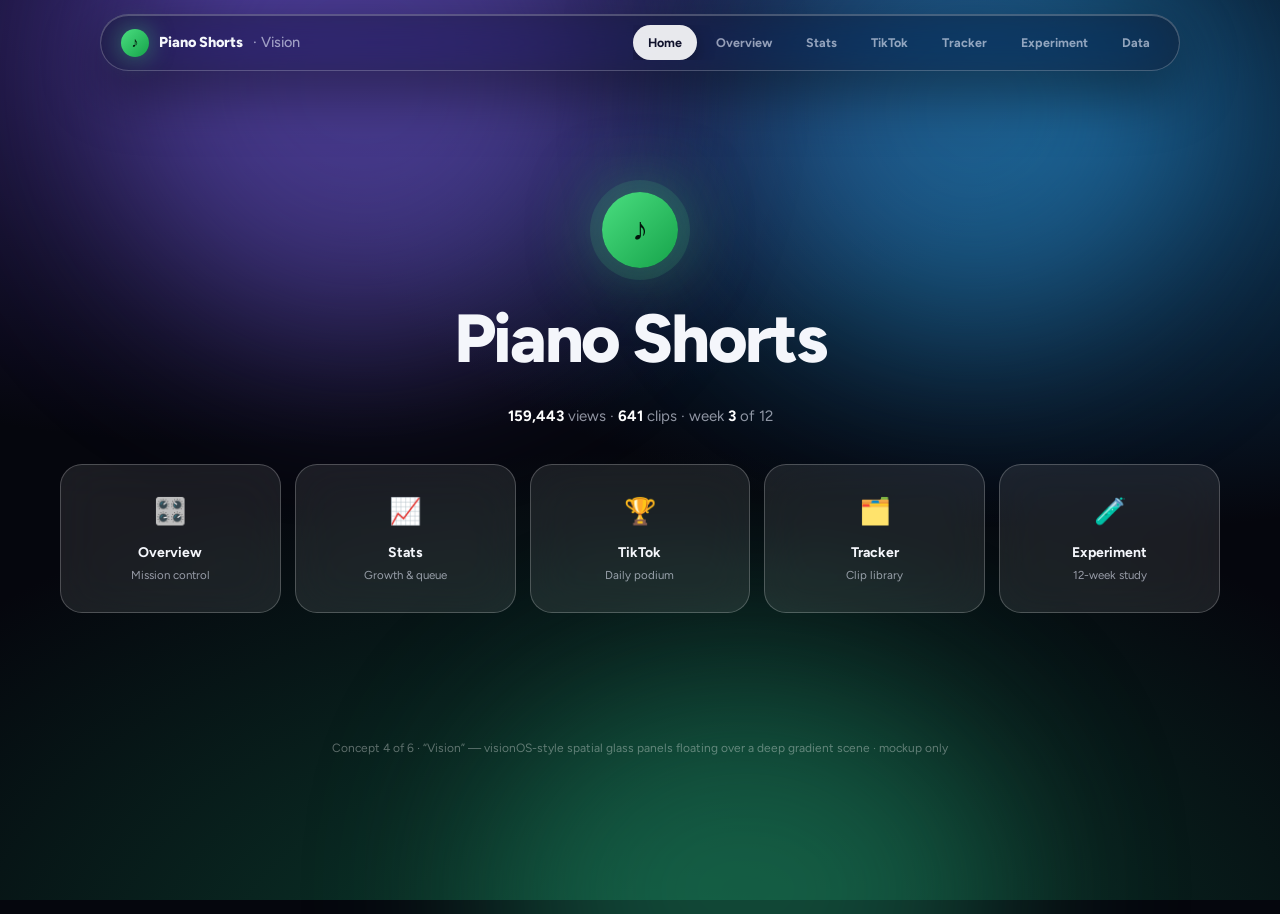
<file: design/concepts/04_vision.html>
<!doctype html><html lang="en"><head><meta charset="utf-8"><meta name="viewport" content="width=device-width,initial-scale=1">
<title>Concept 4 · Vision — Piano Shorts</title>
<link href="https://fonts.googleapis.com/css2?family=Figtree:wght@400;500;600;700;800&display=swap" rel="stylesheet">
<style>
:root{--ink:#f4f6fb;--sub:rgba(235,240,255,.6);--glass:rgba(255,255,255,.09);--glass2:rgba(255,255,255,.14);--brd:rgba(255,255,255,.22);--green:#4ade80;--blue:#7dd3fc;--red:#fb7185;--amber:#fcd34d}
*{box-sizing:border-box}
body{margin:0;min-height:100vh;color:var(--ink);font:14.5px/1.55 Figtree,sans-serif;-webkit-font-smoothing:antialiased;
background:radial-gradient(120% 90% at 20% 0%,#2b1f5e 0%,transparent 55%),radial-gradient(110% 80% at 85% 15%,#0e3a5e 0%,transparent 55%),radial-gradient(120% 100% at 50% 110%,#0c3d2e 0%,transparent 60%),#05060d;background-attachment:fixed}
a{color:inherit;text-decoration:none}
.orb{position:fixed;border-radius:50%;filter:blur(90px);opacity:.5;pointer-events:none;z-index:0}
.o1{width:520px;height:520px;background:#6d5bd0;top:-180px;left:8%}
.o2{width:460px;height:460px;background:#2b8bc9;top:-120px;right:6%}
.o3{width:520px;height:420px;background:#1f8a63;bottom:-200px;left:38%}
.nav{position:sticky;top:14px;z-index:10;margin:14px auto 0;width:min(1080px,94vw);display:flex;align-items:center;gap:14px;padding:10px 14px;border-radius:999px;
background:rgba(20,22,38,.5);backdrop-filter:blur(24px) saturate(160%);-webkit-backdrop-filter:blur(24px) saturate(160%);border:1px solid var(--brd);box-shadow:0 20px 60px rgba(0,0,0,.45),inset 0 1px 0 rgba(255,255,255,.22)}
.brand{display:flex;align-items:center;gap:10px;font-weight:800;font-size:14.5px;padding-left:6px}
.brand .dot{width:28px;height:28px;border-radius:50%;background:linear-gradient(135deg,#4ade80,#16a34a);display:grid;place-items:center;color:#03170c;font-size:14px;box-shadow:0 0 24px rgba(74,222,128,.5)}
.tabs{margin-left:auto;display:flex;gap:4px;overflow-x:auto}
.tabs a{font-size:12.5px;font-weight:700;color:var(--sub);padding:8px 15px;border-radius:999px;cursor:pointer;white-space:nowrap;transition:.2s}
.tabs a:hover{color:#fff;background:rgba(255,255,255,.08)}
.tabs a.on{background:rgba(255,255,255,.9);color:#10122b;box-shadow:0 6px 18px rgba(0,0,0,.35)}
.wrap{position:relative;z-index:1;width:min(1160px,94vw);margin:34px auto 90px}
.page{display:none}.page.on{display:block;animation:float-in .5s cubic-bezier(.2,.8,.2,1)}
@keyframes float-in{from{opacity:0;transform:translateY(18px) scale(.985)}to{opacity:1}}
.eyebrow{font-size:11px;font-weight:800;letter-spacing:.2em;text-transform:uppercase;color:var(--blue);margin:0 0 6px}
h1{font-size:clamp(28px,4.4vw,44px);font-weight:800;letter-spacing:-.035em;margin:0 0 4px}
.sub{color:var(--sub);font-size:14px;margin:0 0 24px}
.glass{background:var(--glass);border:1px solid var(--brd);border-radius:24px;padding:24px;backdrop-filter:blur(30px) saturate(150%);-webkit-backdrop-filter:blur(30px) saturate(150%);
box-shadow:0 24px 70px rgba(0,0,0,.4),inset 0 1px 0 rgba(255,255,255,.25);position:relative;overflow:hidden;transition:transform .3s cubic-bezier(.2,.8,.2,1),background .3s}
.glass::before{content:"";position:absolute;top:0;left:30px;right:30px;height:1px;background:linear-gradient(90deg,transparent,rgba(255,255,255,.55),transparent)}
.glass:hover{transform:translateY(-4px);background:var(--glass2)}
.glass h3{margin:0 0 14px;font-size:14.5px;font-weight:750}
.grid{display:grid;gap:18px}.g4{grid-template-columns:repeat(4,1fr)}.g2{grid-template-columns:1.55fr 1fr}.g3{grid-template-columns:repeat(3,1fr)}
@media(max-width:880px){.g4{grid-template-columns:1fr 1fr}.g2,.g3{grid-template-columns:1fr}}
.mt{margin-top:18px}
.kpi .l{font-size:11.5px;font-weight:700;color:var(--sub);text-transform:uppercase;letter-spacing:.1em}
.kpi .v{font-size:32px;font-weight:800;letter-spacing:-.04em;margin-top:8px;text-shadow:0 2px 20px rgba(125,211,252,.25)}
.kpi .d{font-size:12px;font-weight:700;color:var(--green);margin-top:3px}
.kpi .d.dim{color:var(--sub)}
.hero{font-size:clamp(50px,7vw,84px);font-weight:800;letter-spacing:-.045em;line-height:1;background:linear-gradient(180deg,#fff,#a9c8e8);-webkit-background-clip:text;background-clip:text;-webkit-text-fill-color:transparent}
.btn{display:inline-flex;align-items:center;gap:8px;border:1px solid var(--brd);background:rgba(255,255,255,.08);color:var(--ink);font:700 13px Figtree;padding:10px 18px;border-radius:999px;cursor:pointer;backdrop-filter:blur(10px);transition:.2s}
.btn:hover{background:rgba(255,255,255,.16);transform:translateY(-1px)}
.btn.pri{background:rgba(74,222,128,.9);color:#03170c;border-color:transparent;box-shadow:0 10px 30px rgba(74,222,128,.35)}
.btn.stop{color:var(--red);border-color:rgba(251,113,133,.4)}
.toprow{display:flex;justify-content:space-between;align-items:flex-end;gap:16px;flex-wrap:wrap;margin-bottom:22px}
.actions{display:flex;gap:10px;flex-wrap:wrap;align-items:center}
.pill{display:inline-flex;align-items:center;gap:8px;font-size:12px;font-weight:800;padding:8px 15px;border-radius:999px;background:rgba(74,222,128,.15);color:var(--green);border:1px solid rgba(74,222,128,.3)}
.pill .d{width:7px;height:7px;border-radius:50%;background:var(--green);box-shadow:0 0 10px var(--green);animation:pu 2s infinite}
@keyframes pu{50%{opacity:.4}}
.prog{height:9px;border-radius:99px;background:rgba(255,255,255,.1);overflow:hidden;margin:12px 0 7px}
.prog i{display:block;height:100%;width:63%;background:linear-gradient(90deg,#4ade80,#7dd3fc);border-radius:99px;box-shadow:0 0 18px rgba(74,222,128,.5)}
.plbl{display:flex;justify-content:space-between;font-size:11.5px;color:var(--sub);font-weight:700}
.log{margin-top:14px;background:rgba(0,0,0,.32);border:1px solid rgba(255,255,255,.1);border-radius:14px;padding:13px 15px;font:12px ui-monospace,Menlo,monospace;color:rgba(220,230,225,.6);max-height:160px;overflow:auto;line-height:1.85}
.log .ok{color:#7cf0a8}.log .err{color:var(--red)}.log .t{color:rgba(255,255,255,.3);margin-right:8px}
.row{display:flex;align-items:center;gap:13px;padding:10px 0;border-bottom:1px solid rgba(255,255,255,.09)}
.row:last-child{border:none}
.row .n{width:30px;height:30px;border-radius:50%;background:rgba(125,211,252,.14);color:var(--blue);display:grid;place-items:center;font-weight:800;font-size:12px;flex:none}
.row .m{flex:1}.row .m b{display:block;font-size:13.5px}.row .m small{color:var(--sub);font-size:11px;font-family:ui-monospace,monospace}
.row .v{font-weight:800;font-size:13.5px}
.badge{font-size:10.5px;font-weight:800;padding:4px 11px;border-radius:99px;background:rgba(125,211,252,.15);color:var(--blue)}
.home{min-height:66vh;display:flex;flex-direction:column;align-items:center;justify-content:center;text-align:center}
.home h1{font-size:clamp(40px,6.5vw,68px)}
.mark{width:76px;height:76px;border-radius:50%;background:linear-gradient(135deg,#4ade80,#16a34a);display:grid;place-items:center;font-size:32px;color:#03170c;margin:0 auto 18px;box-shadow:0 0 0 12px rgba(74,222,128,.12),0 0 70px rgba(74,222,128,.5);animation:hover 5s ease-in-out infinite}
@keyframes hover{50%{transform:translateY(-8px)}}
.grid5{display:grid;grid-template-columns:repeat(5,1fr);gap:14px;margin-top:36px;width:100%}
@media(max-width:880px){.grid5{grid-template-columns:1fr 1fr}}
.tile{background:var(--glass);border:1px solid var(--brd);border-radius:22px;padding:26px 16px;cursor:pointer;backdrop-filter:blur(24px);transition:.3s cubic-bezier(.2,.8,.2,1);text-align:center}
.tile:hover{transform:translateY(-8px) scale(1.03);background:var(--glass2);box-shadow:0 26px 60px rgba(0,0,0,.5)}
.tile .ic{font-size:26px;margin-bottom:10px}
.tile b{display:block;font-size:14px}.tile small{color:var(--sub);font-size:11.5px}
.wk{display:flex;gap:6px;margin:16px 0}
.wk i{flex:1;height:48px;border-radius:12px;background:rgba(255,255,255,.07);border:1px solid rgba(255,255,255,.12);display:grid;place-items:center;font:700 11px Figtree;color:var(--sub);font-style:normal}
.wk i.done{background:rgba(74,222,128,.16);color:#7cf0a8;border-color:rgba(74,222,128,.3)}
.wk i.live{background:rgba(74,222,128,.9);color:#03170c;box-shadow:0 0 30px rgba(74,222,128,.55)}
.lib{display:grid;grid-template-columns:repeat(auto-fill,minmax(150px,1fr));gap:14px}
.alb{border-radius:18px;overflow:hidden;background:var(--glass);border:1px solid var(--brd);cursor:pointer;transition:.25s;backdrop-filter:blur(14px)}
.alb:hover{transform:translateY(-5px) scale(1.02)}
.alb .cv{height:92px;display:grid;place-items:center;font-size:28px}
.alb .meta{padding:10px 13px}.alb .meta b{font-size:12.5px;display:block}.alb .meta small{color:var(--sub);font-size:10.5px;font-family:ui-monospace,monospace}
table{width:100%;border-collapse:collapse;font-size:13px}
th{text-align:left;font-size:10px;text-transform:uppercase;letter-spacing:.1em;color:var(--sub);padding:11px 14px;border-bottom:1px solid rgba(255,255,255,.12)}
td{padding:11px 14px;border-bottom:1px solid rgba(255,255,255,.07)}
tr:hover td{background:rgba(255,255,255,.05)}
.chip{font-size:11.5px;font-weight:800;background:rgba(255,255,255,.08);border:1px solid var(--brd);border-radius:99px;padding:7px 15px;color:var(--sub);cursor:pointer;backdrop-filter:blur(8px)}
.chip.on{background:rgba(255,255,255,.9);color:#10122b}
.pod{display:grid;grid-template-columns:1fr 1.15fr 1fr;gap:16px;align-items:end}
@media(max-width:880px){.pod{grid-template-columns:1fr}}
.pcard{text-align:center}
.pcard .med{font-size:26px}.pcard b{display:block;font-size:16px;margin:8px 0 2px}.pcard small{color:var(--sub);font:10.5px ui-monospace,monospace}
.note{margin:40px auto 0;text-align:center;color:rgba(255,255,255,.35);font-size:12px;position:relative;z-index:1}
</style></head><body>
<div class="orb o1"></div><div class="orb o2"></div><div class="orb o3"></div>
<nav class="nav"><span class="brand"><span class="dot">♪</span>Piano Shorts <span style="color:var(--sub);font-weight:500">· Vision</span></span>
<div class="tabs" id="tabs"><a data-p="home" class="on">Home</a><a data-p="overview">Overview</a><a data-p="stats">Stats</a><a data-p="tiktok">TikTok</a><a data-p="tracker">Tracker</a><a data-p="experiment">Experiment</a><a data-p="data">Data</a></div></nav>
<div class="wrap">

<section class="page on" id="home"><div class="home">
<div class="mark">♪</div><h1>Piano Shorts</h1>
<p class="sub" style="margin:10px 0 0;font-size:15px"><b style="color:#fff">159,443</b> views · <b style="color:#fff">641</b> clips · week <b style="color:#fff">3</b> of 12</p>
<div class="grid5">
<div class="tile" data-go="overview"><div class="ic">🎛️</div><b>Overview</b><small>Mission control</small></div>
<div class="tile" data-go="stats"><div class="ic">📈</div><b>Stats</b><small>Growth &amp; queue</small></div>
<div class="tile" data-go="tiktok"><div class="ic">🏆</div><b>TikTok</b><small>Daily podium</small></div>
<div class="tile" data-go="tracker"><div class="ic">🗂️</div><b>Tracker</b><small>Clip library</small></div>
<div class="tile" data-go="experiment"><div class="ic">🧪</div><b>Experiment</b><small>12-week study</small></div>
</div></div></section>

<section class="page" id="overview">
<div class="toprow"><div><p class="eyebrow">Mission Control</p><h1>Overview</h1><p class="sub" style="margin:0">Floating panels · everything live.</p></div>
<div class="actions"><span class="pill"><span class="d"></span>Running</span><button class="btn pri">＋ Clip + Upload</button><button class="btn">↻ Refresh</button></div></div>
<div class="grid g2">
<div class="glass"><p class="eyebrow" style="color:var(--sub)">Total channel views</p>
<div class="hero">159,443</div>
<p class="sub" style="margin:8px 0 0">+<b style="color:var(--green)">1,597</b> today · best hour <b style="color:#fff">12 PM</b></p>
<svg viewBox="0 0 700 190" style="width:100%;margin-top:16px" id="c1"></svg></div>
<div class="glass"><h3>Live activity</h3>
<div class="prog"><i></i></div>
<div class="plbl"><span>Uploading clip 12 of 19 · ~2 min left</span><button class="btn stop" style="padding:5px 13px;font-size:11.5px">■ Stop</button></div>
<div style="margin-top:16px" class="plbl"><span>YouTube uploads today</span><b style="color:var(--amber)">19 of 20 · 1 left</b></div>
<div class="prog" style="margin-top:7px"><i style="width:95%;background:linear-gradient(90deg,#4ade80,#fcd34d)"></i></div>
<div class="log">
<div><span class="t">10:19</span><span class="ok">✔ Uploaded clip_000612 → k2Xw9…</span></div>
<div><span class="t">10:18</span>Generated clip_000617.mp4</div>
<div><span class="t">10:17</span>Generated clip_000616.mp4</div>
<div><span class="t">10:15</span><span class="ok">✔ Uploaded clip_000611 → p9Lm2…</span></div>
<div><span class="t">10:14</span><span class="err">✘ Upload failed clip_000610 — retrying</span></div>
</div></div></div>
<div class="grid g4 mt">
<div class="glass kpi"><div class="l">Input videos</div><div class="v">0</div><div class="d dim">folder clear</div></div>
<div class="glass kpi"><div class="l">Clips ready</div><div class="v">641</div><div class="d">+17 this run</div></div>
<div class="glass kpi"><div class="l">Next post</div><div class="v" style="font-size:18px;margin-top:14px">Jul 5 · 12 PM</div><div class="d dim">auto-scheduled</div></div>
<div class="glass kpi"><div class="l">Uploaded today</div><div class="v">19</div><div class="d" style="color:var(--amber)">quota nearly full</div></div>
</div></section>

<section class="page" id="stats">
<div class="toprow"><div><p class="eyebrow">Performance Center</p><h1>YouTube Stats</h1></div>
<div class="actions"><button class="btn">Data-Science Tracker</button><button class="btn pri">↻ Refresh Stats</button></div></div>
<div class="grid g4">
<div class="glass kpi"><div class="l">Total Views</div><div class="v">159,443</div><div class="d">▲ 1,597 today</div></div>
<div class="glass kpi"><div class="l">Tracked Clips</div><div class="v">588</div><div class="d dim">641 ready</div></div>
<div class="glass kpi"><div class="l">Upload Records</div><div class="v">588</div><div class="d">▲ 19 today</div></div>
<div class="glass kpi"><div class="l">Engagement</div><div class="v">4.32%</div><div class="d dim">6,412 likes</div></div>
</div>
<div class="grid g2 mt">
<div class="glass"><h3>Views gained · last 7 days</h3><svg viewBox="0 0 700 200" style="width:100%" id="c2"></svg></div>
<div class="glass"><h3>Top performers</h3>
<div class="row"><span class="n">1</span><div class="m"><b>PEACE ♪</b><small>clip_000512.mp4</small></div><span class="v">12,480</span></div>
<div class="row"><span class="n">2</span><div class="m"><b>MIDNIGHT ♪</b><small>clip_000488.mp4</small></div><span class="v">9,872</span></div>
<div class="row"><span class="n">3</span><div class="m"><b>FLOW ♪</b><small>clip_000531.mp4</small></div><span class="v">8,455</span></div>
<div class="row"><span class="n">4</span><div class="m"><b>SERENE ♪</b><small>clip_000466.mp4</small></div><span class="v">7,210</span></div>
</div></div>
<div class="glass mt"><h3>Upcoming queue <span style="color:var(--sub);font-weight:600;font-size:11.5px">· 396 uploaded · 192 scheduled</span></h3>
<div class="row"><span class="n">▶</span><div class="m"><b>GENTLE ♪</b><small>clip_000618.mp4</small></div><span style="color:var(--sub);font-size:12px;font-weight:700">Jul 5 · 12:00 PM</span><span class="badge">Scheduled</span></div>
<div class="row"><span class="n">2</span><div class="m"><b>BLISS ♪</b><small>clip_000619.mp4</small></div><span style="color:var(--sub);font-size:12px;font-weight:700">Jul 5 · 1:00 PM</span><span class="badge">Scheduled</span></div>
<div class="row"><span class="n">3</span><div class="m"><b>WANDER ♪</b><small>clip_000620.mp4</small></div><span style="color:var(--sub);font-size:12px;font-weight:700">Jul 5 · 2:00 PM</span><span class="badge">Scheduled</span></div>
</div></section>

<section class="page" id="tiktok">
<div class="toprow"><div><p class="eyebrow">YouTube winners → TikTok</p><h1>TikTok Candidates</h1></div>
<div class="actions"><button class="btn pri">↗ Open TikTok Upload</button><button class="btn">↓ CSV</button></div></div>
<div class="glass" style="margin-bottom:18px"><h3 style="margin-bottom:4px">Post them yourself, one tap at a time</h3>
<p class="sub" style="margin:0">Download a winner and drag it into TikTok Studio. Nothing posts automatically.</p></div>
<h3 style="font-size:13px;color:var(--sub);font-weight:700;margin:0 0 12px">TODAY · JULY 5</h3>
<div class="pod">
<div class="glass pcard"><div class="med">🥈</div><b>MIDNIGHT ♪</b><small>clip_000488.mp4</small><p style="margin:10px 0 12px"><b>9,872</b> views · 512 likes</p><button class="btn" style="width:100%;justify-content:center">↓ Download clip</button></div>
<div class="glass pcard" style="border-color:rgba(252,211,77,.5);transform:translateY(-10px)"><div class="med">🥇</div><b>PEACE ♪</b><small>clip_000512.mp4</small><p style="margin:10px 0 12px"><b style="font-size:17px">12,480</b> views · 731 likes</p><button class="btn pri" style="width:100%;justify-content:center">↓ Download clip</button></div>
<div class="glass pcard"><div class="med">🥉</div><b>FLOW ♪</b><small>clip_000531.mp4</small><p style="margin:10px 0 12px"><b>8,455</b> views · 402 likes</p><button class="btn" style="width:100%;justify-content:center">↓ Download clip</button></div>
</div></section>

<section class="page" id="tracker">
<div class="toprow"><div><p class="eyebrow">Automation records</p><h1>Video Tracker</h1></div>
<div class="actions"><button class="btn pri">↓ Tracker CSV</button></div></div>
<div class="grid g3">
<div class="glass kpi"><div class="l">Clips in library</div><div class="v">641</div></div>
<div class="glass kpi"><div class="l">Tracked on YouTube</div><div class="v">588</div></div>
<div class="glass kpi"><div class="l">With 24h data</div><div class="v">402</div></div>
</div>
<div class="glass mt"><h3>Recent clips</h3><div class="lib" id="lib1"></div></div>
</section>

<section class="page" id="experiment">
<div class="toprow"><div><p class="eyebrow">Data-Science Project</p><h1>12-Week Experiment</h1></div></div>
<div class="glass"><h3>The octave · each key is a week</h3><div class="wk" id="wk1"></div>
<div class="prog" style="margin:4px 0 6px"><i style="width:25%"></i></div>
<div class="plbl"><span>Week 3 of 12</span><span>primary metric: 24h views</span></div></div>
<div class="glass mt"><h3>Wk 3–4 · Posting-time test <span class="badge" style="background:rgba(74,222,128,.18);color:var(--green)">Live</span></h3>
<p class="sub" style="margin:0">9 AM–3 PM vs 4 PM–9 PM. Random assignment, two-sample t-test on 24h views, effect size + 95% CI.</p></div>
<div class="glass mt" style="opacity:.7"><h3>Wk 5–6 · Caption test <span class="badge">Next</span></h3>
<p class="sub" style="margin:0">Emotional vs energy caption words. Logistic regression controlling for hour.</p></div>
</section>

<section class="page" id="data">
<div class="toprow"><div><p class="eyebrow">Experiment data</p><h1>Data-Science Tracker</h1></div>
<div class="actions"><button class="btn">↓ CSV</button><button class="btn">↓ XLSX</button></div></div>
<div style="display:flex;gap:8px;margin-bottom:16px;flex-wrap:wrap">
<span class="chip on">All weeks · 641</span><span class="chip">Week 0</span><span class="chip">Week 1</span><span class="chip">Week 2</span><span class="chip">Week 3 ●</span></div>
<div class="glass" style="padding:6px 4px"><table>
<tr><th>Week</th><th>Clip</th><th>Caption</th><th>Group</th><th>Length</th><th>Live views</th><th>24h views</th><th>High perf.</th></tr>
<tr><td>W3</td><td>clip_000612</td><td>PEACE</td><td>AM</td><td>27s</td><td>1,204</td><td>987</td><td style="color:var(--green)">★ Yes</td></tr>
<tr><td>W3</td><td>clip_000611</td><td>FLOW</td><td>PM</td><td>24s</td><td>640</td><td>512</td><td style="color:var(--sub)">No</td></tr>
<tr><td>W3</td><td>clip_000610</td><td>MIDNIGHT</td><td>AM</td><td>29s</td><td>2,180</td><td>1,733</td><td style="color:var(--green)">★ Yes</td></tr>
<tr><td>W2</td><td>clip_000586</td><td>SERENE</td><td>PM</td><td>22s</td><td>455</td><td>301</td><td style="color:var(--sub)">No</td></tr>
</table></div></section>

<p class="note">Concept 4 of 6 · “Vision” — visionOS-style spatial glass panels floating over a deep gradient scene · mockup only</p>
</div>
<script>
function go(p){document.querySelectorAll('.page').forEach(s=>s.classList.toggle('on',s.id===p));
document.querySelectorAll('#tabs a').forEach(a=>a.classList.toggle('on',a.dataset.p===p));window.scrollTo(0,0);}
document.querySelectorAll('#tabs a').forEach(a=>a.addEventListener('click',()=>go(a.dataset.p)));
document.querySelectorAll('[data-go]').forEach(t=>t.addEventListener('click',()=>go(t.dataset.go)));
function bars(id,data,c1,labels){const el=document.getElementById(id);if(!el)return;const W=700,H=el.viewBox.baseVal.height,pb=24,max=Math.max(...data);let s='';
s+=`<defs><linearGradient id="lg${id}" x1="0" y1="0" x2="0" y2="1"><stop offset="0" stop-color="${c1}"/><stop offset="1" stop-color="${c1}" stop-opacity=".25"/></linearGradient></defs>`;
const slot=W/data.length,bw=Math.min(44,slot*.6);
data.forEach((v,i)=>{const h=(v/max)*(H-pb-10),x=slot*i+(slot-bw)/2,y=H-pb-h;
s+=`<rect x="${x}" y="${y}" width="${bw}" height="${h}" rx="7" fill="url(#lg${id})"/>`;
s+=`<text x="${x+bw/2}" y="${H-6}" text-anchor="middle" font-size="10" fill="rgba(235,240,255,.5)" font-family="Figtree">${labels[i]||''}</text>`;});el.innerHTML=s;}
bars('c1',[420,180,90,260,510,880,1240,975,640,410,720,530,380],'#7dd3fc',['Night','9A','10A','11A','12P','1P','2P','3P','4P','5P','6P','7P','8P']);
bars('c2',[2100,3400,2800,4100,3650,5200,1597],'#4ade80',['Jun29','30','Jul1','2','3','4','5']);
const G=[['#4ade80','#14532d'],['#7dd3fc','#0c4a6e'],['#c4b5fd','#3b0764'],['#fb7185','#4c0519'],['#fcd34d','#451a03'],['#5eead4','#042f2e'],['#f9a8d4','#500724']];
document.getElementById('lib1').innerHTML=['PEACE','FLOW','MIDNIGHT','DREAM','SERENE','BLISS','GENTLE'].map((n,i)=>`<div class="alb"><div class="cv" style="background:linear-gradient(135deg,${G[i][0]}33,${G[i][1]}cc)"><span style="color:${G[i][0]}">♪</span></div><div class="meta"><b>${n} ♪</b><small>clip_0006${10+i} · ${(Math.random()*9+1).toFixed(1)}k views</small></div></div>`).join('');
document.getElementById('wk1').innerHTML=Array.from({length:12},(_,i)=>`<i class="${i<2?'done':i===2?'live':''}">${i+1}</i>`).join('');
</script></body></html>
</file>
<file: docs/styles.css>
:root {
  color-scheme: dark;
  --bg: #121212;
  --panel: #181818;
  --ink: #f5f5f5;
  --muted: #b3b3b3;
  --line: rgba(255, 255, 255, .1);
  --accent: #24d3c5;
  --accent-strong: #ff6b5f;
}

* {
  box-sizing: border-box;
}

body {
  margin: 0;
  min-height: 100vh;
  font-family: "Avenir Next", "Helvetica Neue", Helvetica, Arial, sans-serif;
  color: var(--ink);
  background:
    radial-gradient(circle at 20% 0%, rgba(36, 211, 197, .16), transparent 30%),
    linear-gradient(180deg, #1c2527 0, var(--bg) 360px);
}

.site-header {
  width: min(1120px, calc(100% - 40px));
  min-height: 68px;
  display: flex;
  align-items: center;
  justify-content: space-between;
  gap: 20px;
  margin: 0 auto;
  padding: 18px 0;
}

.brand {
  display: inline-flex;
  align-items: center;
  gap: 10px;
  color: var(--ink);
}

.brand-icon {
  width: 34px;
  height: 34px;
  border-radius: 9px;
}

nav {
  display: flex;
  align-items: center;
  gap: 18px;
  flex-wrap: wrap;
}

nav a {
  color: var(--muted);
  font-size: 14px;
}

.page {
  width: min(1120px, calc(100% - 40px));
  margin: 0 auto;
  padding: 46px 0 72px;
}

.hero,
.document,
.section {
  border: 1px solid var(--line);
  border-radius: 8px;
  background: linear-gradient(180deg, rgba(255,255,255,.045), rgba(255,255,255,.025));
  padding: clamp(28px, 5vw, 56px);
}

.section {
  margin-top: 18px;
}

.app-icon {
  width: 96px;
  height: 96px;
  display: block;
  margin: 0 0 22px;
  border-radius: 22px;
  box-shadow: 0 18px 48px rgba(0, 0, 0, .32);
}

.eyebrow {
  margin: 0 0 10px;
  color: var(--accent);
  font-size: 13px;
  font-weight: 700;
  text-transform: uppercase;
}

h1 {
  margin: 0 0 16px;
  font-size: clamp(42px, 7vw, 78px);
  line-height: .96;
}

h2 {
  margin: 34px 0 10px;
  font-size: 22px;
}

h3 {
  margin: 0 0 10px;
  font-size: 18px;
}

p {
  color: #d7d7d7;
  font-size: 17px;
  line-height: 1.6;
}

.updated {
  color: var(--muted);
  margin-top: -4px;
}

.links {
  display: flex;
  gap: 12px;
  flex-wrap: wrap;
  margin-top: 26px;
}

a {
  color: var(--accent);
  font-weight: 700;
  text-decoration: none;
}

.grid {
  display: grid;
  grid-template-columns: repeat(3, minmax(0, 1fr));
  gap: 14px;
  margin-top: 20px;
}

.grid article {
  min-height: 190px;
  border: 1px solid var(--line);
  border-radius: 8px;
  background: rgba(255, 255, 255, .04);
  padding: 20px;
}

.grid p {
  margin-bottom: 0;
  font-size: 15px;
}

.steps {
  display: grid;
  gap: 12px;
  padding-left: 22px;
  color: #d7d7d7;
  font-size: 17px;
  line-height: 1.6;
}

.links a {
  min-height: 42px;
  display: inline-flex;
  align-items: center;
  padding: 0 18px;
  border-radius: 999px;
  background: #242424;
  color: var(--ink);
}

.links a:first-child {
  background: var(--accent);
  color: #050505;
}

@media (max-width: 760px) {
  .site-header {
    align-items: flex-start;
    flex-direction: column;
  }

  .grid {
    grid-template-columns: 1fr;
  }
}
</file>
